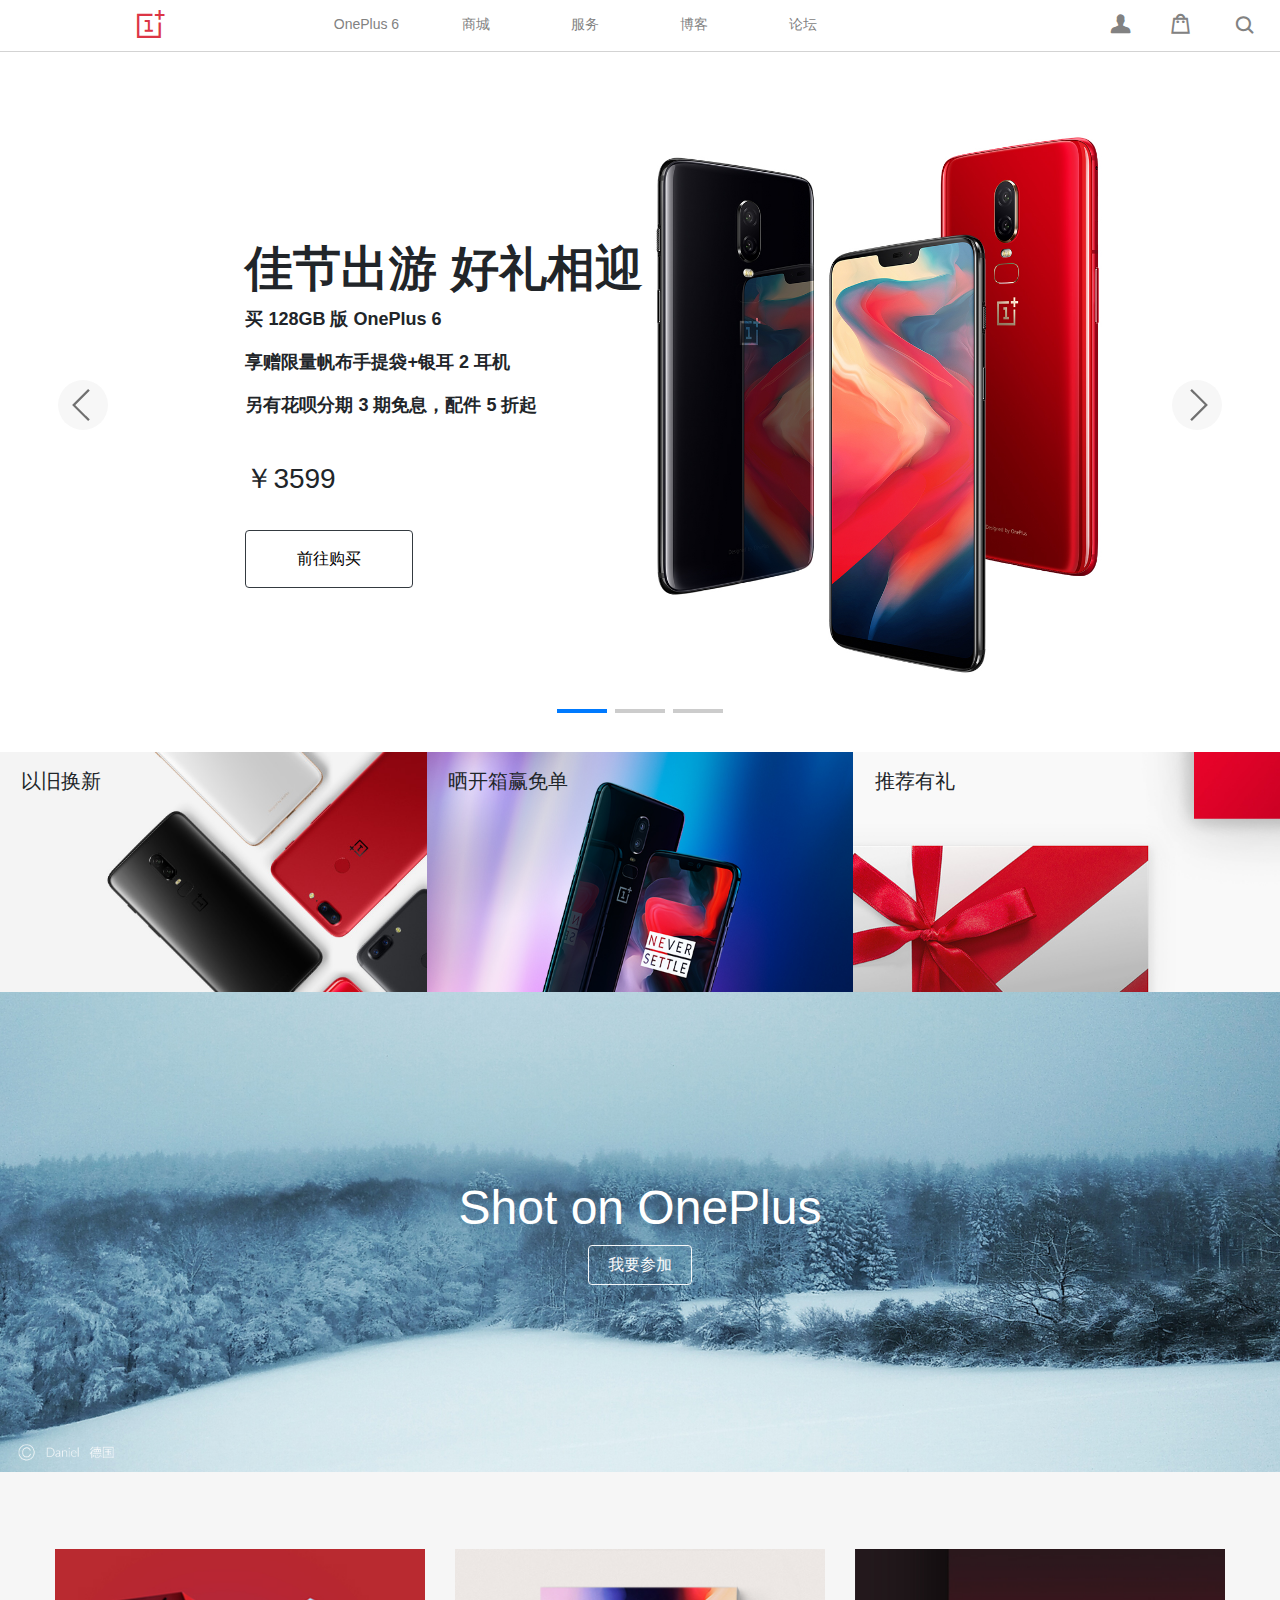
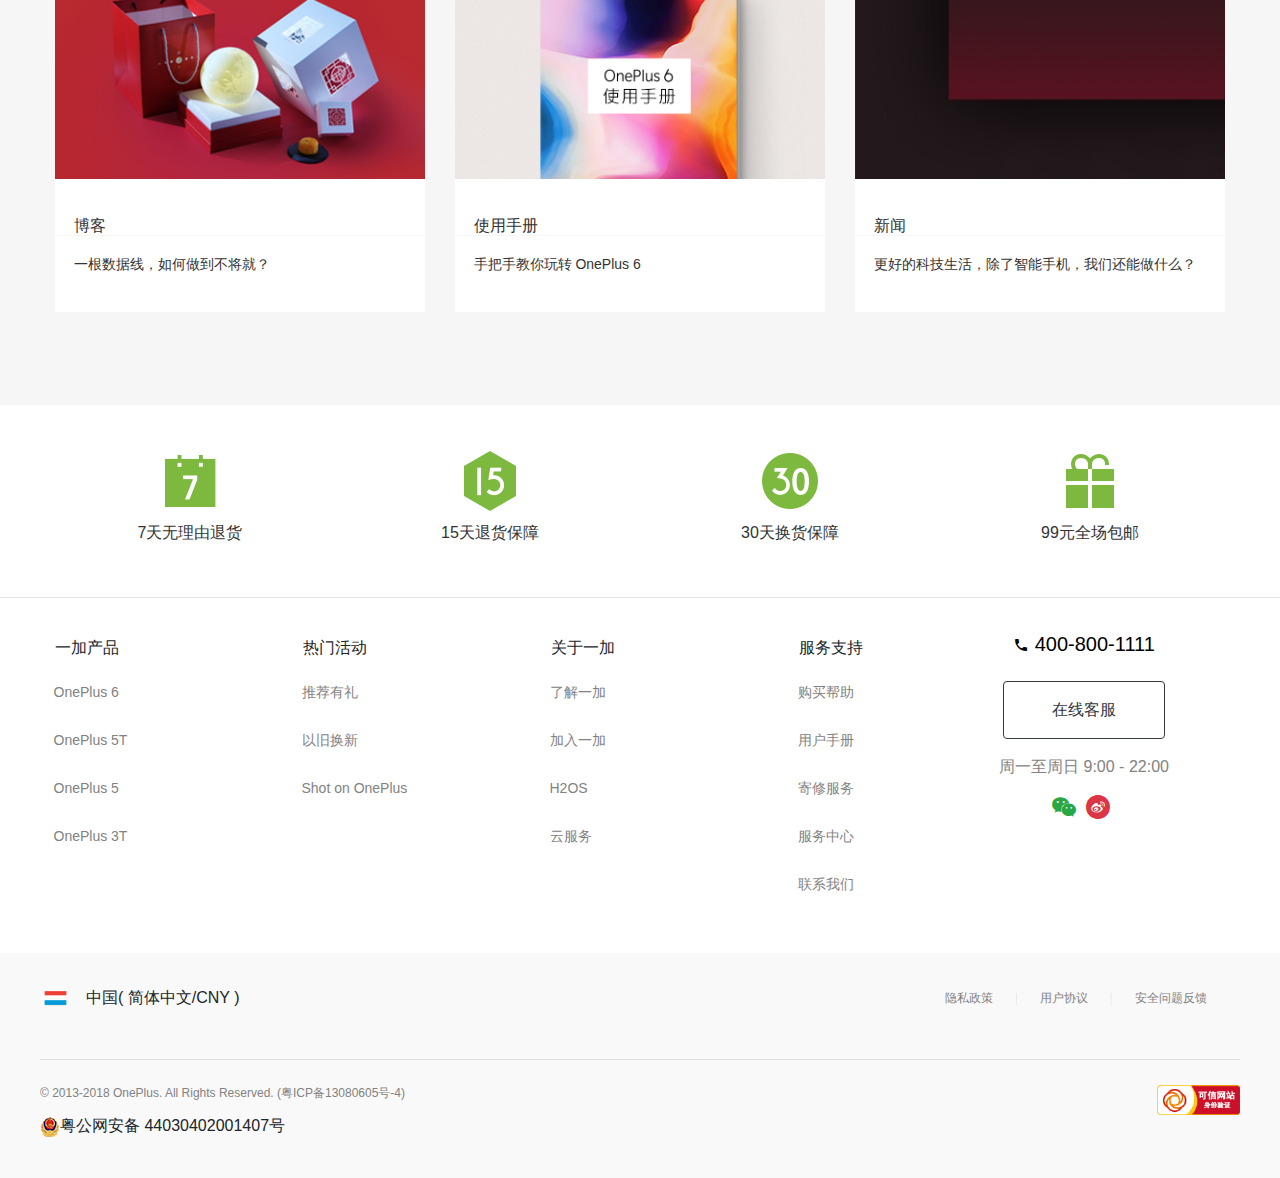
<file: index.html>
<!DOCTYPE html>
<html lang="en">
<head>
    <meta charset="utf-8">
    <title>一加手机官网 - 不将就</title>
    <meta name="viewport" content="width=device-width, initial-scale=1, minimum-scale=1, maximum-scale=1">
    <link rel="stylesheet" href="css/bootstrap.min.css"/>
    <link rel="stylesheet" href="css/swiper.min.css"/>
    <link rel="stylesheet" href="css/iconfont.css">
    <link rel="stylesheet" href="css/index.css"/>
    <link rel="shortcut icon" type="image/x-icon" href="img/oneplus.ico">
    <script src="js/jquery-3.2.1.min.js"></script>
	<script src="js/swiper.min.js"></script>
</head>
<body>
    <header>
        <div class="container-fluid col-xl-11 d-flex p-0">
            <!-- Brand and toggle get grouped for better mobile display -->
            <div class="col-1 navbar-header d-xl-none">
                <button type="button" class="btn bg-white btn-list">
                    <span class="iconfont icon-list custom"></span>
                </button>
            </div>
            <!--brand-->
            <a class="col-xl-2 mr-xl-5 col-2 m-auto m-xl-0 iconfont icon-yijia text-danger ic-yijia text-center"></a>
            <!--phone-nav-->
            <div class="col-xl-6 col-12 d-xl-flex collapse full-screen p-xl">
                <ul class="nav navbar-nav navbar-expand-xl d-xl-flex">
                    <li class="d-xl-none own-li">
                        <button type="button" class="btn bg-transparent btn-remove">
                            <span class="iconfont icon-remove custom"></span>
                        </button>
                        <p class="text-dark">欢迎访问一加官网，请<a href="html/OnePlusLogin.html">登录</a></p>
                    </li>
                    <li class="col-xl-4"><a href="html/OnePlusSix.html">OnePlus 6</a></li>
                    <li class="col-xl-4"><a href="html/OnePlusMall.html">商城</a></li>
                    <li class="col-xl-4"><a href="html/service.html">服务</a></li>
                    <li class="col-xl-4"><a href="html/oneplus-blog.html">博客</a></li>
                    <li class="col-xl-4"><a href="html/oneplus-blog.html">论坛</a></li>
                    <li class="position-relative d-xl-none mt-3"><i class="iconfont icon-search own-search"></i><input type="text" class="col-10 mt-1" style="text-indent: 5%"></li>
                </ul>
            </div>
            <!-- /.navbar-collapse -->
            <ul class="header__right col-xl-4 col-1 list-unstyled">
                <li class="col-xl-2 d-none d-xl-flex account">
                    <span class="iconfont icon-zhanghu ic-zhanghu"></span>
                    <ul class="account-detail">
                        <li><a href="#">订单</a></li>
                        <li><a href="#">账户</a></li>
                        <li><a href="recommend.html">推荐有礼</a></li>
                        <li class="border-bottom-0 mt-4"><a href="html/OnePlusLogin.html">登录</a></li>
                    </ul>
                </li>
                <li class="col-xl-2 shopping">
                    <span class=" iconfont icon-shoppingbagalt ic-shop"></span>
                    <ul class="shopping-detail">
                        <li class="text-center pt-3 pb-4">您的购物车里没有商品</li>
                        <li><button class="btn btn-danger col-12">去购物</button></li>
                    </ul>
                </li>
                <li class="border-bottom-0"><span class="col-xl-2 d-none d-xl-inline iconfont icon-search"></span></li>
            </ul>

        </div>
        <!-- /.container-fluid -->
    </header>

    <!-- Swiper -->
    <div class="swiper-container">
        <div class="swiper-wrapper">
            <div class="swiper-slide lunbo_1 d-flex">
                <div class="d-flex flex-row flex-wrap col-10 col-md-8 mt-4 lunbo_1__box">
                    <h2 class="lunbo_1__h2">佳节出游 好礼相迎</h2>
                    <p class="col-md-12 p-0 lunbo_1__p">买 128GB 版 OnePlus 6</p>
                    <p class="col-md-12 p-0 lunbo_1__p">享赠限量帆布手提袋+银耳 2 耳机</p>
                    <p class="col-md-12 p-0 lunbo_1__p">另有花呗分期 3 期免息，配件 5 折起</p>
                    <h3 class="lunbo_1__price col-md-12">￥3599</h3>
                    <button class="btn bg-white border-dark col-4 col-sm-3 p-3">前往购买</button>
                </div>
            </div>

            <div class="swiper-slide d-flex lunbo_2">
                <div class="d-flex flex-column align-items-center justify-content-center text-white col-10 mt-4">
                    <h3 class="lunbo_2__h3">OnePlus 6</h3>
                    <h2 class="lunbo_2__h2">全速旗舰</h2>
                    <h3 class="lunbo_2__price">￥3199起</h3>
                    <button class="btn bg-transparent border-white text-white buy-btn">立即购买</button>
                    <p>了解更多</p>
                </div>
            </div>
            <div class="swiper-slide lunbo_3 d-flex">
                <div class="d-flex flex-column align-items-center justify-content-center text-white col-md-10 col-10 mt-4">
                    <h3 class="lunbo_3__h3">OnePlus 6</h3>
                    <h2 class="lunbo_3__h2">一加云耳</h2>
                    <h6 class="lunbo_3__price">￥399起</h6>
                    <button class="btn bg-transparent border-white text-white order-btn">立即预约</button>
                    <p>2018年09月19日上午10：00 限量发售，先到先得</p>
                    <p>了解更多</p>
                </div>
            </div>
        </div>
        <div class="swiper-button-prev ml-5 d-none d-md-block"></div><!--左箭头-->
        <div class="swiper-button-next mr-5 d-none d-md-block"></div><!--右箭头-->
        <!-- Add Pagination -->
        <div class="swiper-pagination"></div>
     </div>
 
    <section class="container-fluid col-xl-12 section-one">
        <div class="row">
            <div class="col-md-4 p-0">
                <h5>以旧换新</h5>
                <a href="#">
                    <img src="img/getNew.jpg" alt="" class="img-fluid" width="100%"/>
                </a>
            </div>
            <div class="col-md-4 p-0">
                <h5>晒开箱赢免单</h5>
                <a href="#">
                    <img src="img/win.jpg" alt="" class="img-fluid" width="100%"/>
                </a>
            </div>
            <div class="col-md-4 p-0">
                <h5>推荐有礼</h5>
                <a href="html/recommend.html">
                    <img src="img/recommend.jpg" alt="" class="img-fluid" width="100%"/>
                </a>
            </div>
        </div>
  </section>
 
    <section class="text-white section-two col-12">
        <h2 class="section-two__h2 text-center">Shot on OnePlus</h2>
        <button class="btn btn-outline-light center-block col-md-1 col-3">我要参加</button>
    </section>
  
    <section class="container-fluid section-three">
        <div class="row justify-content-center section-three__row">
            <div class="col-10 col-md-4 own-3">
                <img src="img/blog.jpg" alt="" class="img-fluid" width="100%"/>
                <h6>博客</h6>
                <p>一根数据线，如何做到不将就？</p>
            </div>
            <div class="col-10 col-md-4 own-3">
                <img src="img/handbook.jpeg" alt="" class="img-fluid" width="100%"/>
                <h6>使用手册</h6>
                <p>手把手教你玩转 OnePlus 6</p>
            </div>
            <div class="col-10 col-md-4 own-3">
                <img src="img/news.jpg" alt="" class="img-fluid" width="100%"/>
                <h6>新闻</h6>
                <p>更好的科技生活，除了智能手机，我们还能做什么？</p>
            </div>
        </div>
  </section>

	<section class="container-fluid section-four">
		<div class="row justify-content-center">
			<div class="col-5 col-sm-3 own-4">
				<i class="seven"></i>
				<p>7天无理由退货</p>
			</div>
			<div class="col-5 col-sm-3 own-4">
				<i class="fifteen"></i>
				<p>15天退货保障</p>
			</div>
			<div class="col-5 col-sm-3 own-4">
				<i class="thirty"></i>
				<p>30天换货保障</p>
			</div>
			<div class="col-5 col-sm-3 own-4">
				<i class="ninty-nine"></i>
				<p>99元全场包邮</p>
			</div>
		</div>
	</section>
	
	<footer class="container-fluid p-xl-0">
		<div class="row footer__row footer__top">
            <dl class="col-xl-2 mr-xl-5 own-ft">
                <dt class="">一加产品<span class="d-xl-none">+</span></dt>
                <dd class="">OnePlus 6</dd>
                <dd class="">OnePlus 5T</dd>
                <dd class="">OnePlus 5</dd>
                <dd class="">OnePlus 3T</dd>
            </dl>
            <dl class="col-xl-2 mr-xl-5 own-ft">
                <dt class="">热门活动<span class="d-xl-none">+</span></dt>
                <dd class="">推荐有礼</dd>
                <dd class="">以旧换新</dd>
                <dd class="">Shot on OnePlus</dd>
            </dl>
            <dl class="col-xl-2 mr-xl-5 own-ft">
                <dt class="">关于一加<span class="d-xl-none">+</span></dt>
                <dd class="">了解一加</dd>
                <dd class="">加入一加</dd>
                <dd class="">H2OS</dd>
                <dd class="">云服务</dd>
            </dl>
            <dl class="col-xl-2 own-ft">
                <dt class="">服务支持<span class="d-xl-none">+</span></dt>
                <dd class="">购买帮助</dd>
                <dd class="">用户手册</dd>
                <dd class="">寄修服务</dd>
                <dd class="">服务中心</dd>
                <dd class="">联系我们</dd>
            </dl>
            <div class="col-xl-2 own-ft-last">
                <p class="text-center footer__p-phone">
                    <i class="d-inline-block iconfont icon-phone"></i>
                    <span>400-800-1111</span>
                </p>
                <button class="btn btn-outline-dark border-dark p-md-3 pl-md-5 pr-md-5">在线客服</button>
                <p class="pt-md-2 m-md-0">周一至周日 9:00 - 22:00</p>
                <p class="">
                    <i class="d-inline-block iconfont icon-iconfontweixin footer__i text-success">
                        <img class="qr-code" src="img/qr-code.png"/>
                    </i>
                    <i class="d-inline-block iconfont icon-weibo footer__i text-danger"></i>
                </p>
            </div>
		</div>

        <div class="container-fluid bg-own">
            <div class="footer__row footer__center">
                <p class=""><i class="d-inline-block china"></i>中国( 简体中文/CNY )</p>
                <p class="last-p col-xl-4 text-xl-right"><span>隐私政策</span> | <span>用户协议</span> | <span>安全问题反馈</span></p>
            </div>
        </div>

        <div class="container-fluid bg-own">
            <div class="footer__row footer__bottom">
                <div class="footer__bottom__left">
                    <p class="first-p">© 2013-2018 OnePlus. All Rights Reserved. (粤ICP备13080605号-4)</p>
                    <p class=""><img src="img/police.png" alt="">粤公网安备 44030402001407号</p>
                </div>
                <img src="img/trust.png" alt="" width="83" height="30">
            </div>
        </div>
	</footer>

    <!-- Swiper JS -->
    <script src="js/swiper.min.js"></script>
    <!-- Initialize Swiper -->
    <script>
        var swiper = new Swiper('.swiper-container', {
        effect : 'fade',
        navigation: {
            nextEl: '.swiper-button-next',
            prevEl: '.swiper-button-prev',
        },
        fadeEffect: {
            crossFade: true,
        },
        pagination: {
            el: '.swiper-pagination',
            clickable: true,
        },
        autoplay: {
             delay: '5000',
             disableOnInteraction: false,
        },
        loop: true
    });
    </script>
    <script src="js/index.js"></script>
</body>
</html>
</file>
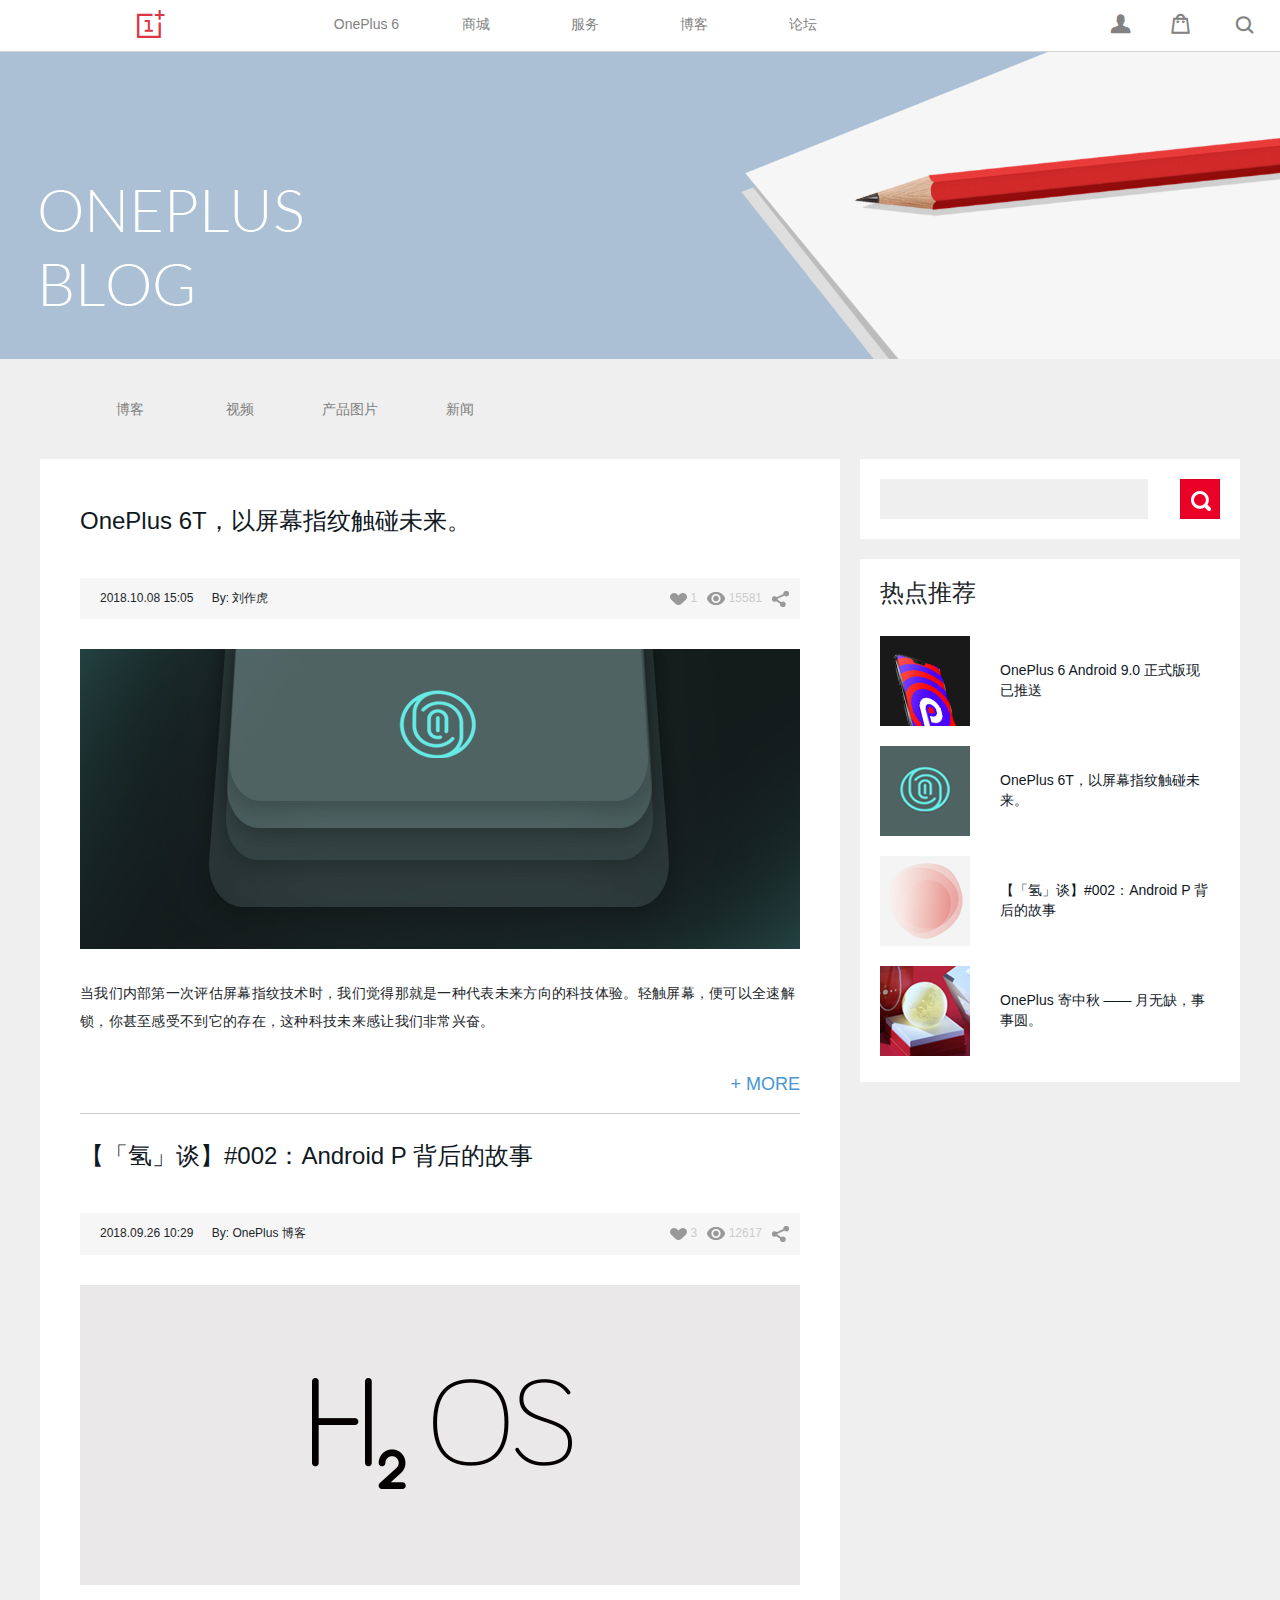
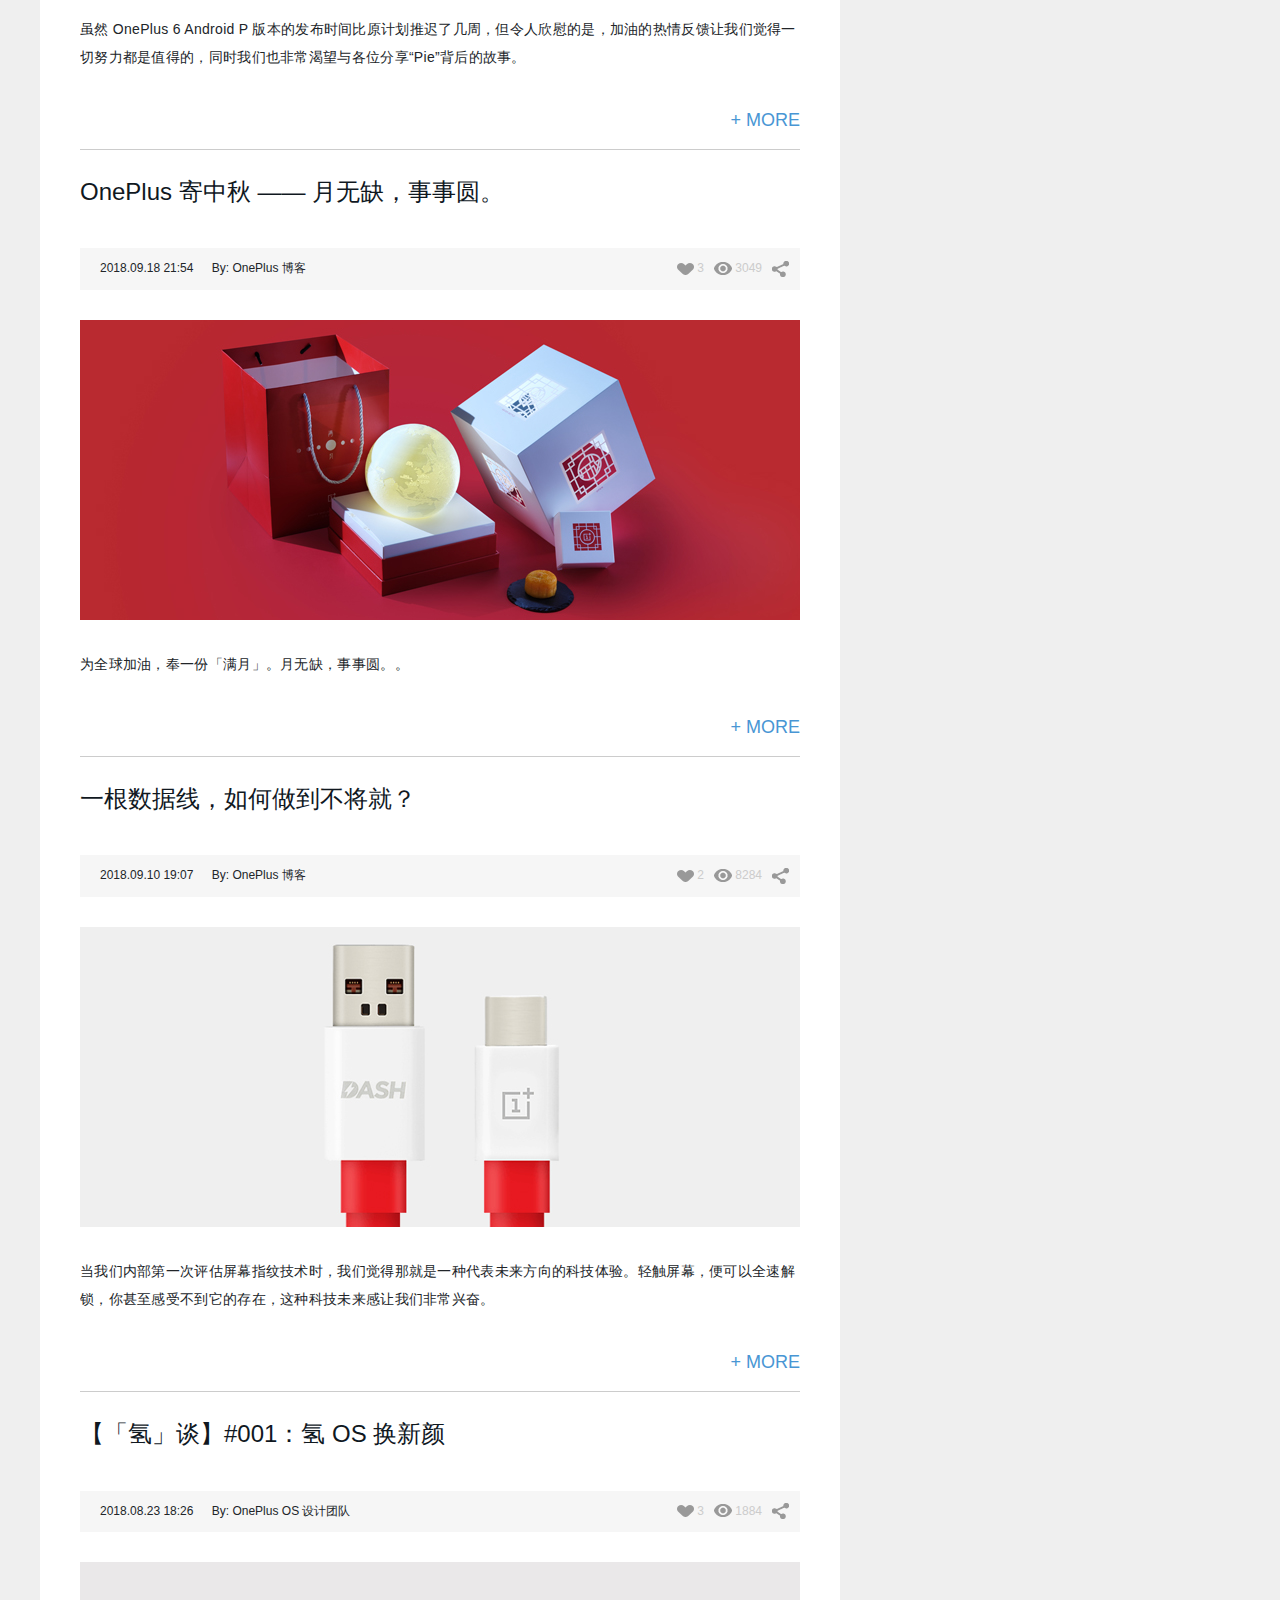
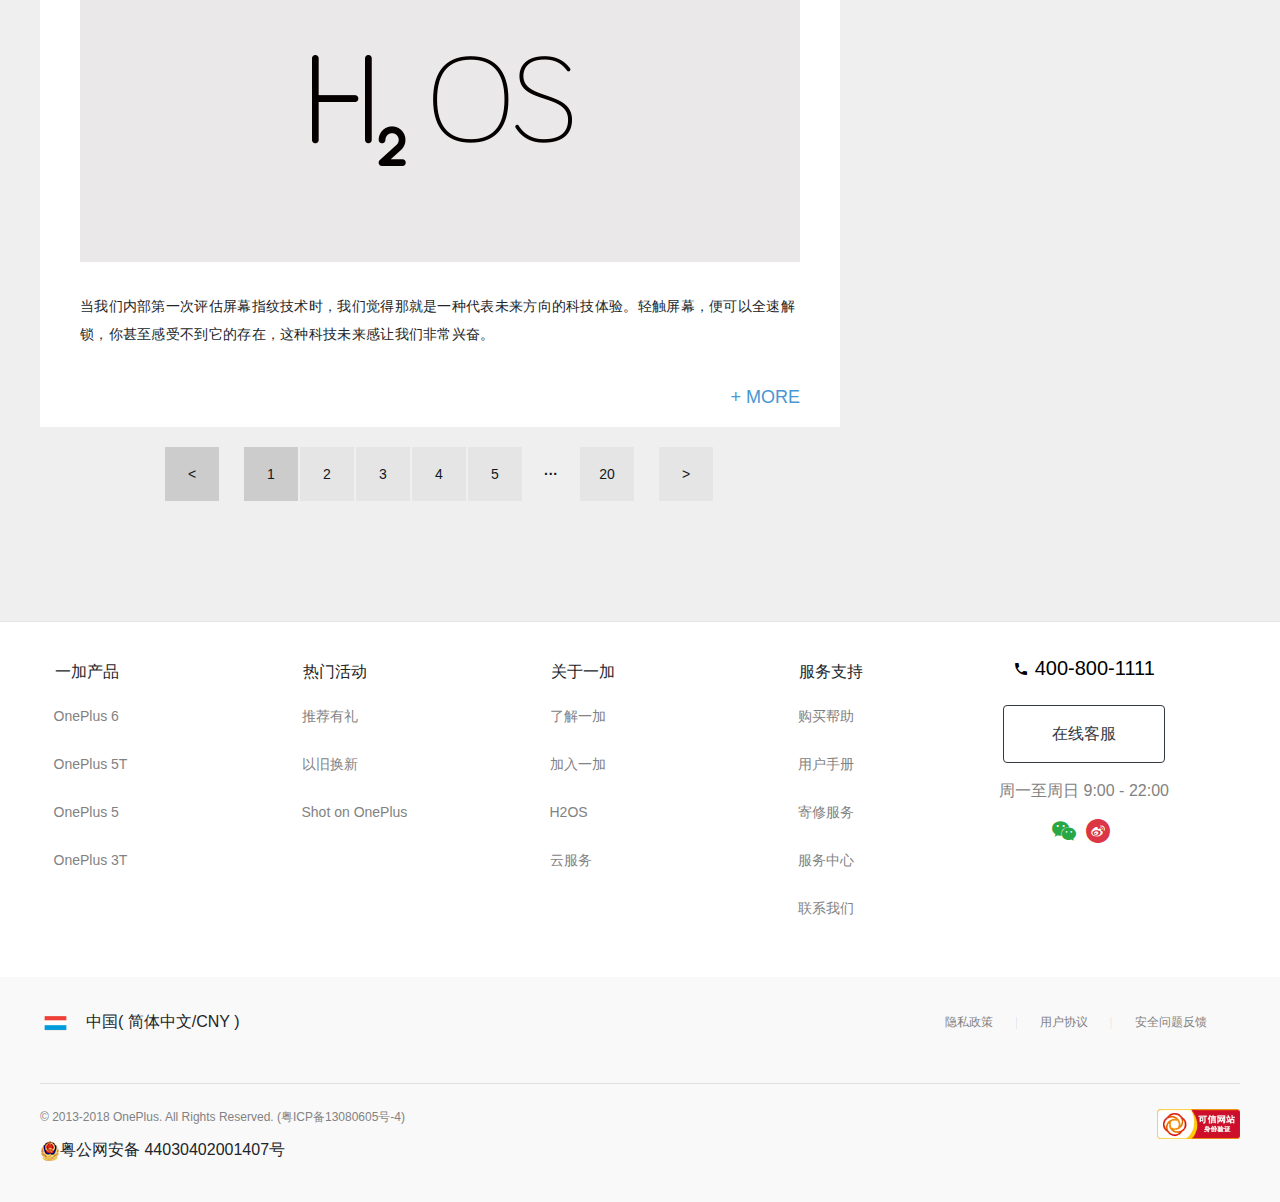
<file: html/oneplus-blog.html>
<!DOCTYPE html>
<html lang="en">
<head>
    <meta charset="UTF-8">
    <meta name="viewport" content="width=device-width, initial-scale=1.0, minimum-scale=1.0, maximum-scale=1.0, user-scalable=no">
    <title>一加手机官方博客</title>
    <link rel="stylesheet" href="../css/bootstrap.min.css">
    <link rel="stylesheet" href="../css/oneplus-blog.css">
    <link rel="stylesheet" href="../css/iconfont.css">
    <link rel="stylesheet" href="../css/header&footer.css">
    <link rel="shortcut icon" type="image/x-icon" href="../img/oneplus.ico">
    <script src="../js/jquery-3.2.1.min.js"></script>
    <script src="../js/header&footer.js"></script>
    <script src="../js/oneplus-blog.js"></script>
</head>
<body>
<header>
    <div class="container-fluid col-xl-11 d-flex p-0">
        <!-- Brand and toggle get grouped for better mobile display -->
        <div class="col-1 navbar-header d-xl-none">
            <button type="button" class="btn bg-white btn-list">
                <span class="iconfont icon-list custom"></span>
            </button>
        </div>
        <!--brand-->
        <a class="col-xl-2 mr-xl-5 col-2 m-auto m-xl-0 iconfont icon-yijia text-danger ic-yijia text-center"></a>
        <!--phone-nav-->
        <div class="col-xl-6 col-12 d-xl-flex collapse full-screen p-xl">
            <ul class="nav navbar-nav navbar-expand-xl d-xl-flex">
                <li class="d-xl-none own-li">
                    <button type="button" class="btn bg-transparent btn-remove">
                        <span class="iconfont icon-remove custom"></span>
                    </button>
                    <p class="text-dark">欢迎访问一加官网，请<a href="#">登录</a></p>
                </li>
                <li class="col-xl-4"><a href="OnePlusSix.html">OnePlus 6</a></li>
                <li class="col-xl-4"><a href="OnePlusMall.html">商城</a></li>
                <li class="col-xl-4"><a href="service.html">服务</a></li>
                <li class="col-xl-4"><a href="oneplus-blog.html">博客</a></li>
                <li class="col-xl-4"><a href="#">论坛</a></li>
                <li class="position-relative d-xl-none mt-3"><i class="iconfont icon-search own-search"></i><input type="text" class="col-10 mt-1" style="text-indent: 5%"></li>
            </ul>
        </div>
        <!-- /.navbar-collapse -->
        <ul class="header__right col-xl-4 col-1 list-unstyled">
            <li class="col-xl-2 d-none d-xl-flex account">
                <span class="iconfont icon-zhanghu ic-zhanghu"></span>
                <ul class="account-detail">
                    <li><a href="#">订单</a></li>
                    <li><a href="#">账户</a></li>
                    <li><a href="../html/recommend.html">推荐有礼</a></li>
                    <li class="border-bottom-0 mt-4"><a href="#">登录</a></li>
                </ul>
            </li>
            <li class="col-xl-2 shopping">
                <span class=" iconfont icon-shoppingbagalt ic-shop"></span>
                <ul class="shopping-detail">
                    <li class="text-center pt-3 pb-4">您的购物车里没有商品</li>
                    <li><button class="btn btn-danger col-12">去购物</button></li>
                </ul>
            </li>
            <li class="border-bottom-0"><span class="col-xl-2 d-none d-xl-inline iconfont icon-search"></span></li>
        </ul>

    </div>
    <!-- /.container-fluid -->
</header>


<div class="container-fluid banner banner-video">
    <img src="../img/blog_banner_text.png" alt="" class="banner-text">
</div>

<div class="main">
    <div class="sub-nav container-fluid">
        <ul class="container clearfix">
            <li class="current"><a href="#">博客<span class="cur"></span></a></li>
            <li><a href="../html/oneplus-video.html">视频<span class="cur"></span></a></li>
            <li><a href="../html/oneplus-pic.html">产品图片<span class="cur"></span></a></li>
            <li><a href="#">新闻<span class="cur"></span></a></li>
        </ul>
    </div>

    <div class="blog-show clearfix">
        <div class="search-box">
            <input type="text" class="search-text">
            <input type="submit" class="search-sub" value="">
        </div>
        <div class="info-box">
            <div class="info-show">
                <div class="info-sec clearfix">
                    <div class="info-title">
                        <a href="#" class="info-a">
                            OnePlus 6T，以屏幕指纹触碰未来。
                        </a>
                    </div>
                    <div class="info-author">
                        <span class="info-time">
                            <span class="time">2018.10.08 15:05</span>
                            <span class="author">By: 刘作虎</span>
                        </span>
                        <ul class="icon-warp clearfix list-unstyled">
                            <li>
                                <a href="#"><i class="icon-like icon-bg"></i></a>
                                <span>1</span>
                            </li>
                            <li class="info-scan">
                                <a href="#"><i class="icon-scan icon-bg"></i></a>
                                <span>15581</span>
                            </li>
                            <li class="info-much">
                                <a href="#" >
                                    <i class="icon-much icon-bg"></i>
                                    <ul class="share-much list-unstyled clearfix">
                                        <li><i class="icon-xinlang icon-bg"></i></li>
                                        <li><i class="icon-qzone icon-bg"></i></li>
                                        <li><i class="icon-douban icon-bg"></i></li>
                                        <li><i class="icon-wechat icon-bg"></i></li>
                                    </ul>
                                </a>

                                <span></span>
                            </li>
                        </ul>
                    </div>
                    <a href="#" class="a-img">
                        <img src="../img/720zw.jpg" alt="">
                    </a>
                    <div class="info-dec">
                        <p>当我们内部第一次评估屏幕指纹技术时，我们觉得那就是一种代表未来方向的科技体验。轻触屏幕，便可以全速解锁，你甚至感受不到它的存在，这种科技未来感让我们非常兴奋。</p>
                    </div>
                    <a href="#" class="info-more">
                        <span>+</span>
                        <span>MORE</span>
                    </a>
                </div>
                <div class="info-sec clearfix">
                    <div class="info-title">
                        <a href="#" class="info-a">
                            【「氢」谈】#002：Android P 背后的故事
                        </a>
                    </div>
                    <div class="info-author">
                        <span class="info-time">
                            <span class="time">2018.09.26 10:29</span>
                            <span class="author">By: OnePlus 博客</span>
                        </span>
                        <ul class="icon-warp clearfix list-unstyled">
                            <li>
                                <a href="#"><i class="icon-like icon-bg"></i></a>
                                <span>3</span>
                            </li>
                            <li class="info-scan">
                                <a href="#"><i class="icon-scan icon-bg"></i></a>
                                <span>12617</span>
                            </li>
                            <li class="info-much">
                                <a href="#" >
                                    <i class="icon-much icon-bg"></i>
                                    <ul class="share-much list-unstyled clearfix">
                                        <li><i class="icon-xinlang icon-bg"></i></li>
                                        <li><i class="icon-qzone icon-bg"></i></li>
                                        <li><i class="icon-douban icon-bg"></i></li>
                                        <li><i class="icon-wechat icon-bg"></i></li>
                                    </ul>
                                </a>

                                <span></span>
                            </li>
                        </ul>
                    </div>
                    <a href="#" class="a-img">
                        <img src="../img/720-1.jpg" alt="">
                    </a>
                    <div class="info-dec">
                        <p>虽然 OnePlus 6 Android P 版本的发布时间比原计划推迟了几周，但令人欣慰的是，加油的热情反馈让我们觉得一切努力都是值得的，同时我们也非常渴望与各位分享“Pie”背后的故事。</p>
                    </div>
                    <a href="#" class="info-more">
                        <span>+</span>
                        <span>MORE</span>
                    </a>
                </div>
                <div class="info-sec clearfix">
                    <div class="info-title">
                        <a href="#" class="info-a">
                            OnePlus 寄中秋 —— 月无缺，事事圆。
                        </a>
                    </div>
                    <div class="info-author">
                        <span class="info-time">
                            <span class="time">2018.09.18 21:54</span>
                            <span class="author">By: OnePlus 博客</span>
                        </span>
                        <ul class="icon-warp clearfix list-unstyled">
                            <li>
                                <a href="#"><i class="icon-like icon-bg"></i></a>
                                <span>3</span>
                            </li>
                            <li class="info-scan">
                                <a href="#"><i class="icon-scan icon-bg"></i></a>
                                <span>3049</span>
                            </li>
                            <li class="info-much">
                                <a href="#" >
                                    <i class="icon-much icon-bg"></i>
                                    <ul class="share-much list-unstyled clearfix">
                                        <li><i class="icon-xinlang icon-bg"></i></li>
                                        <li><i class="icon-qzone icon-bg"></i></li>
                                        <li><i class="icon-douban icon-bg"></i></li>
                                        <li><i class="icon-wechat icon-bg"></i></li>
                                    </ul>
                                </a>

                                <span></span>
                            </li>
                        </ul>
                    </div>
                    <a href="#" class="a-img">
                        <img src="../img/720-4.jpg" alt="">
                    </a>
                    <div class="info-dec">
                        <p>为全球加油，奉一份「满月」。月无缺，事事圆。。</p>
                    </div>
                    <a href="#" class="info-more">
                        <span>+</span>
                        <span>MORE</span>
                    </a>
                </div>
                <div class="info-sec clearfix">
                    <div class="info-title">
                        <a href="#" class="info-a">
                            一根数据线，如何做到不将就？
                        </a>
                    </div>
                    <div class="info-author">
                        <span class="info-time">
                            <span class="time">2018.09.10 19:07 </span>
                            <span class="author">By: OnePlus 博客</span>
                        </span>
                        <ul class="icon-warp clearfix list-unstyled">
                            <li>
                                <a href="#"><i class="icon-like icon-bg"></i></a>
                                <span>2</span>
                            </li>
                            <li class="info-scan">
                                <a href="#"><i class="icon-scan icon-bg"></i></a>
                                <span>8284</span>
                            </li>
                            <li class="info-much">
                                <a href="#" >
                                    <i class="icon-much icon-bg"></i>
                                    <ul class="share-much list-unstyled clearfix">
                                        <li><i class="icon-xinlang icon-bg"></i></li>
                                        <li><i class="icon-qzone icon-bg"></i></li>
                                        <li><i class="icon-douban icon-bg"></i></li>
                                        <li><i class="icon-wechat icon-bg"></i></li>
                                    </ul>
                                </a>

                                <span></span>
                            </li>
                        </ul>
                    </div>
                    <a href="#" class="a-img">
                        <img src="../img/720.jpg" alt="">
                    </a>
                    <div class="info-dec">
                        <p>当我们内部第一次评估屏幕指纹技术时，我们觉得那就是一种代表未来方向的科技体验。轻触屏幕，便可以全速解锁，你甚至感受不到它的存在，这种科技未来感让我们非常兴奋。</p>
                    </div>
                    <a href="#" class="info-more">
                        <span>+</span>
                        <span>MORE</span>
                    </a>
                </div>
                <div class="info-sec clearfix">
                    <div class="info-title">
                        <a href="#" class="info-a">
                            【「氢」谈】#001：氢 OS 换新颜
                        </a>
                    </div>
                    <div class="info-author">
                        <span class="info-time">
                            <span class="time">2018.08.23 18:26 </span>
                            <span class="author">By: OnePlus OS 设计团队</span>
                        </span>
                        <ul class="icon-warp clearfix list-unstyled">
                            <li>
                                <a href="#"><i class="icon-like icon-bg"></i></a>
                                <span>3</span>
                            </li>
                            <li class="info-scan">
                                <a href="#"><i class="icon-scan icon-bg"></i></a>
                                <span>1884</span>
                            </li>
                            <li class="info-much">
                                <a href="#" >
                                    <i class="icon-much icon-bg"></i>
                                    <ul class="share-much list-unstyled clearfix">
                                        <li><i class="icon-xinlang icon-bg"></i></li>
                                        <li><i class="icon-qzone icon-bg"></i></li>
                                        <li><i class="icon-douban icon-bg"></i></li>
                                        <li><i class="icon-wechat icon-bg"></i></li>
                                    </ul>
                                </a>

                                <span></span>
                            </li>
                        </ul>
                    </div>
                    <a href="#" class="a-img">
                        <img src="../img/720-1.jpg" alt="">
                    </a>
                    <div class="info-dec">
                        <p>当我们内部第一次评估屏幕指纹技术时，我们觉得那就是一种代表未来方向的科技体验。轻触屏幕，便可以全速解锁，你甚至感受不到它的存在，这种科技未来感让我们非常兴奋。</p>
                    </div>
                    <a href="#" class="info-more">
                        <span>+</span>
                        <span>MORE</span>
                    </a>
                </div>
            </div>
            <div class="info-page">
                <a href="#" class="active"><span><</span></a><a href="#" class="active"><span>1</span></a><a href="#"><span>2</span></a><a href="#"><span>3</span></a><a href="#"><span>4</span></a><a href="#"><span>5</span></a><a href="#" class="ellipses"><span>···</span></a><a href="#"><span>20</span></a><a href="#"><span>></span></a>
            </div>
        </div>
        <div class="hot-box">
            <h3 class="hot-title">热点推荐</h3>
            <div class="hot-show">
                <ul class="list-unstyled">
                    <li class="clearfix">
                        <a href="#" class="hot-img">
                            <img src="../img/90-1.jpg" alt="">
                        </a>
                        <span class="hot-text">
                            <a href="#">
                                <span>OnePlus 6 Android 9.0 正式版现已推送</span>
                            </a>
                        </span>
                    </li>
                    <li class="clearfix">
                        <a href="#" class="hot-img">
                            <img src="../img/90.jpg" alt="">
                        </a>
                        <span class="hot-text">
                            <a href="#">
                                <span>OnePlus 6T，以屏幕指纹触碰未来。</span>
                            </a>
                        </span>
                    </li>
                    <li class="clearfix">
                        <a href="#" class="hot-img">
                            <img src="../img/90-2.jpg" alt="">
                        </a>
                        <span class="hot-text">
                            <a href="#">
                                <span>【「氢」谈】#002：Android P 背后的故事</span>
                            </a>
                        </span>
                    </li>
                    <li class="clearfix">
                        <a href="#" class="hot-img">
                            <img src="../img/90-3.jpg" alt="">
                        </a>
                        <span class="hot-text">
                            <a href="#">
                                <span>OnePlus 寄中秋 —— 月无缺，事事圆。</span>
                            </a>
                        </span>
                    </li>
                </ul>
            </div>
        </div>
    </div>

</div>

<footer class="container-fluid p-xl-0">
    <div class="row footer__row footer__top">
        <dl class="col-xl-2 mr-xl-5 own-ft">
            <dt class="">一加产品<span class="d-xl-none">+</span></dt>
            <dd class="">OnePlus 6</dd>
            <dd class="">OnePlus 5T</dd>
            <dd class="">OnePlus 5</dd>
            <dd class="">OnePlus 3T</dd>
        </dl>
        <dl class="col-xl-2 mr-xl-5 own-ft">
            <dt class="">热门活动<span class="d-xl-none">+</span></dt>
            <dd class="">推荐有礼</dd>
            <dd class="">以旧换新</dd>
            <dd class="">Shot on OnePlus</dd>
        </dl>
        <dl class="col-xl-2 mr-xl-5 own-ft">
            <dt class="">关于一加<span class="d-xl-none">+</span></dt>
            <dd class="">了解一加</dd>
            <dd class="">加入一加</dd>
            <dd class="">H2OS</dd>
            <dd class="">云服务</dd>
        </dl>
        <dl class="col-xl-2 own-ft">
            <dt class="">服务支持<span class="d-xl-none">+</span></dt>
            <dd class="">购买帮助</dd>
            <dd class="">用户手册</dd>
            <dd class="">寄修服务</dd>
            <dd class="">服务中心</dd>
            <dd class="">联系我们</dd>
        </dl>
        <div class="col-xl-2 own-ft-last">
            <p class="text-center footer__p-phone">
                <i class="d-inline-block iconfont icon-phone"></i>
                <span>400-800-1111</span>
            </p>
            <button class="btn btn-outline-dark border-dark p-md-3 pl-md-5 pr-md-5">在线客服</button>
            <p class="pt-md-2 m-md-0">周一至周日 9:00 - 22:00</p>
            <p class="">
                <i class="d-inline-block iconfont icon-iconfontweixin footer__i text-success">
                    <img class="qr-code" src="../img/qr-code.png"/>
                </i>
                <i class="d-inline-block iconfont icon-weibo footer__i text-danger"></i>
            </p>
        </div>
    </div>

    <div class="container-fluid bg-own">
        <div class="footer__row footer__center">
            <p class=""><i class="d-inline-block china"></i>中国( 简体中文/CNY )</p>
            <p class="last-p col-xl-4 text-xl-right"><span>隐私政策</span> | <span>用户协议</span> | <span>安全问题反馈</span></p>
        </div>
    </div>

    <div class="container-fluid bg-own">
        <div class="footer__row footer__bottom">
            <div class="footer__bottom__left">
                <p class="first-p">© 2013-2018 OnePlus. All Rights Reserved. (粤ICP备13080605号-4)</p>
                <p class=""><img src="../img/police.png" alt="">粤公网安备 44030402001407号</p>
            </div>
            <img src="../img/trust.png" alt="" width="83" height="30">
        </div>
    </div>
</footer>
</body>
</html>
</file>
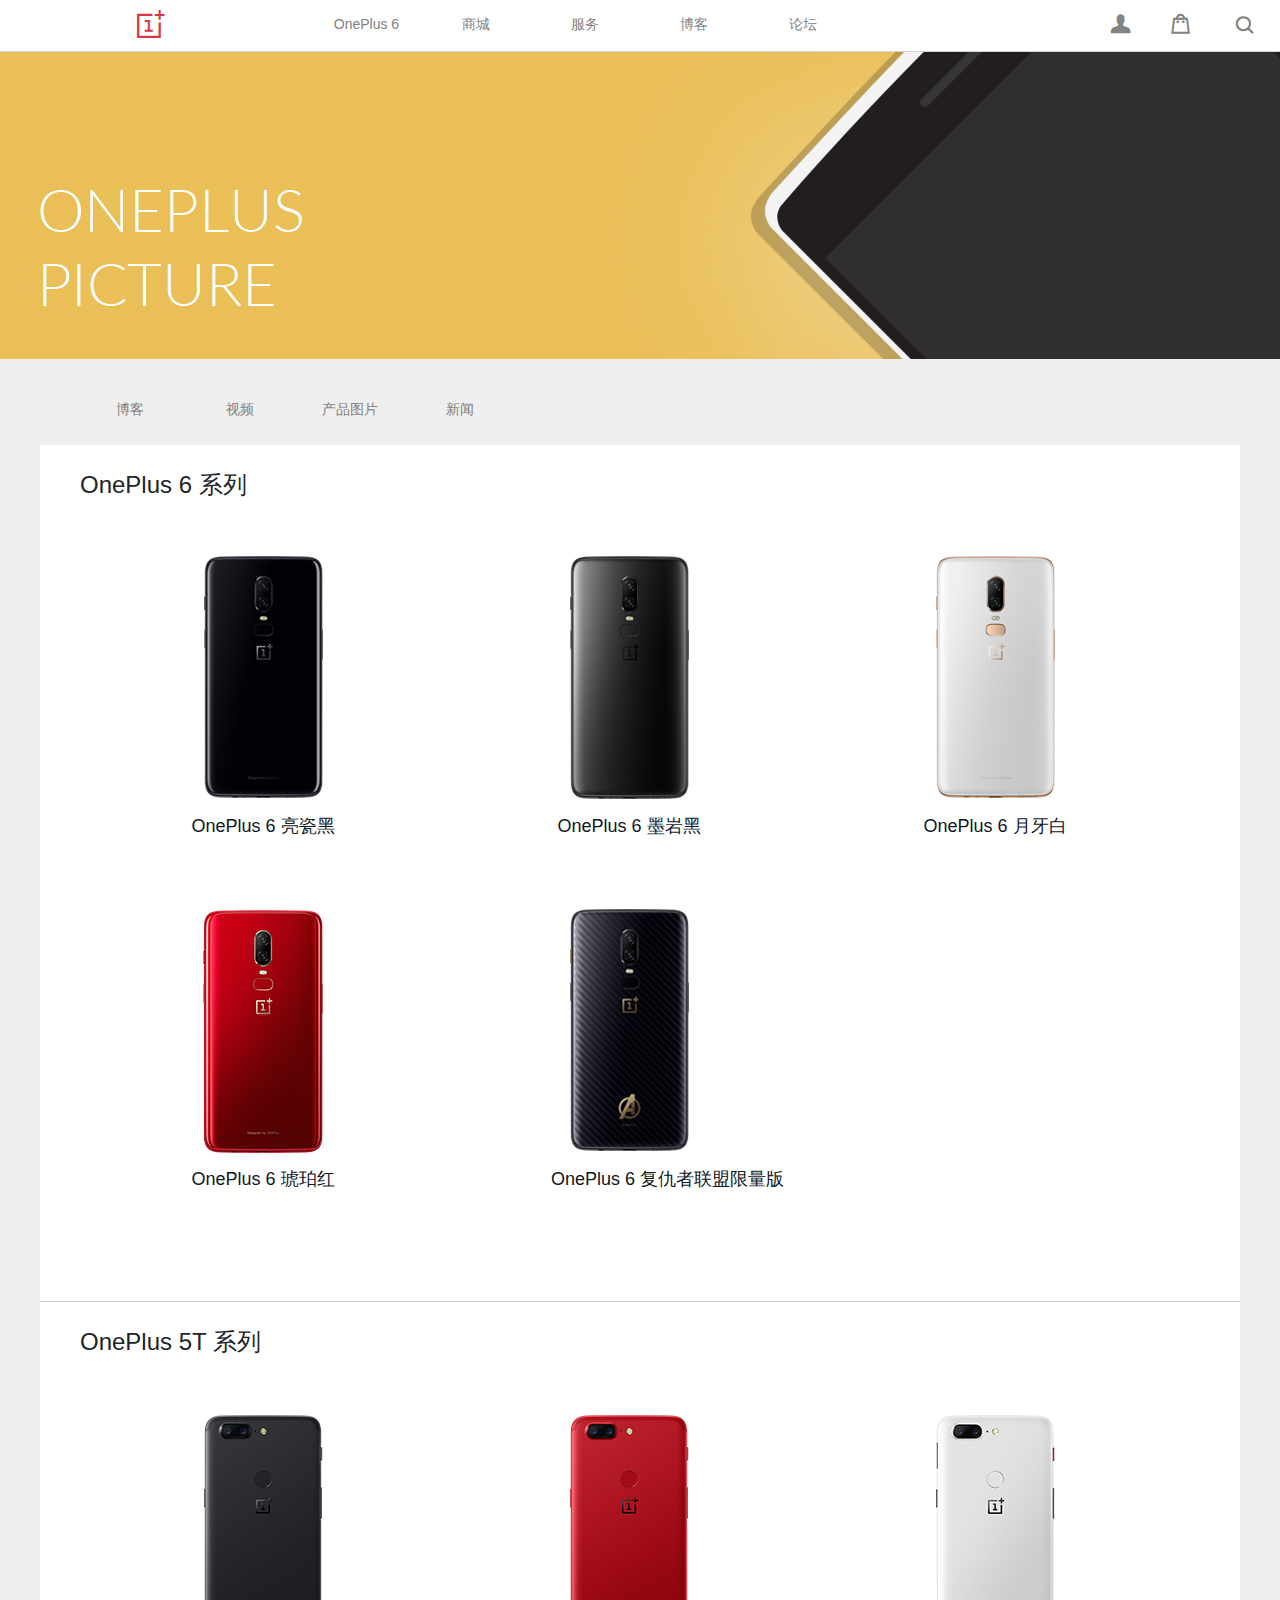
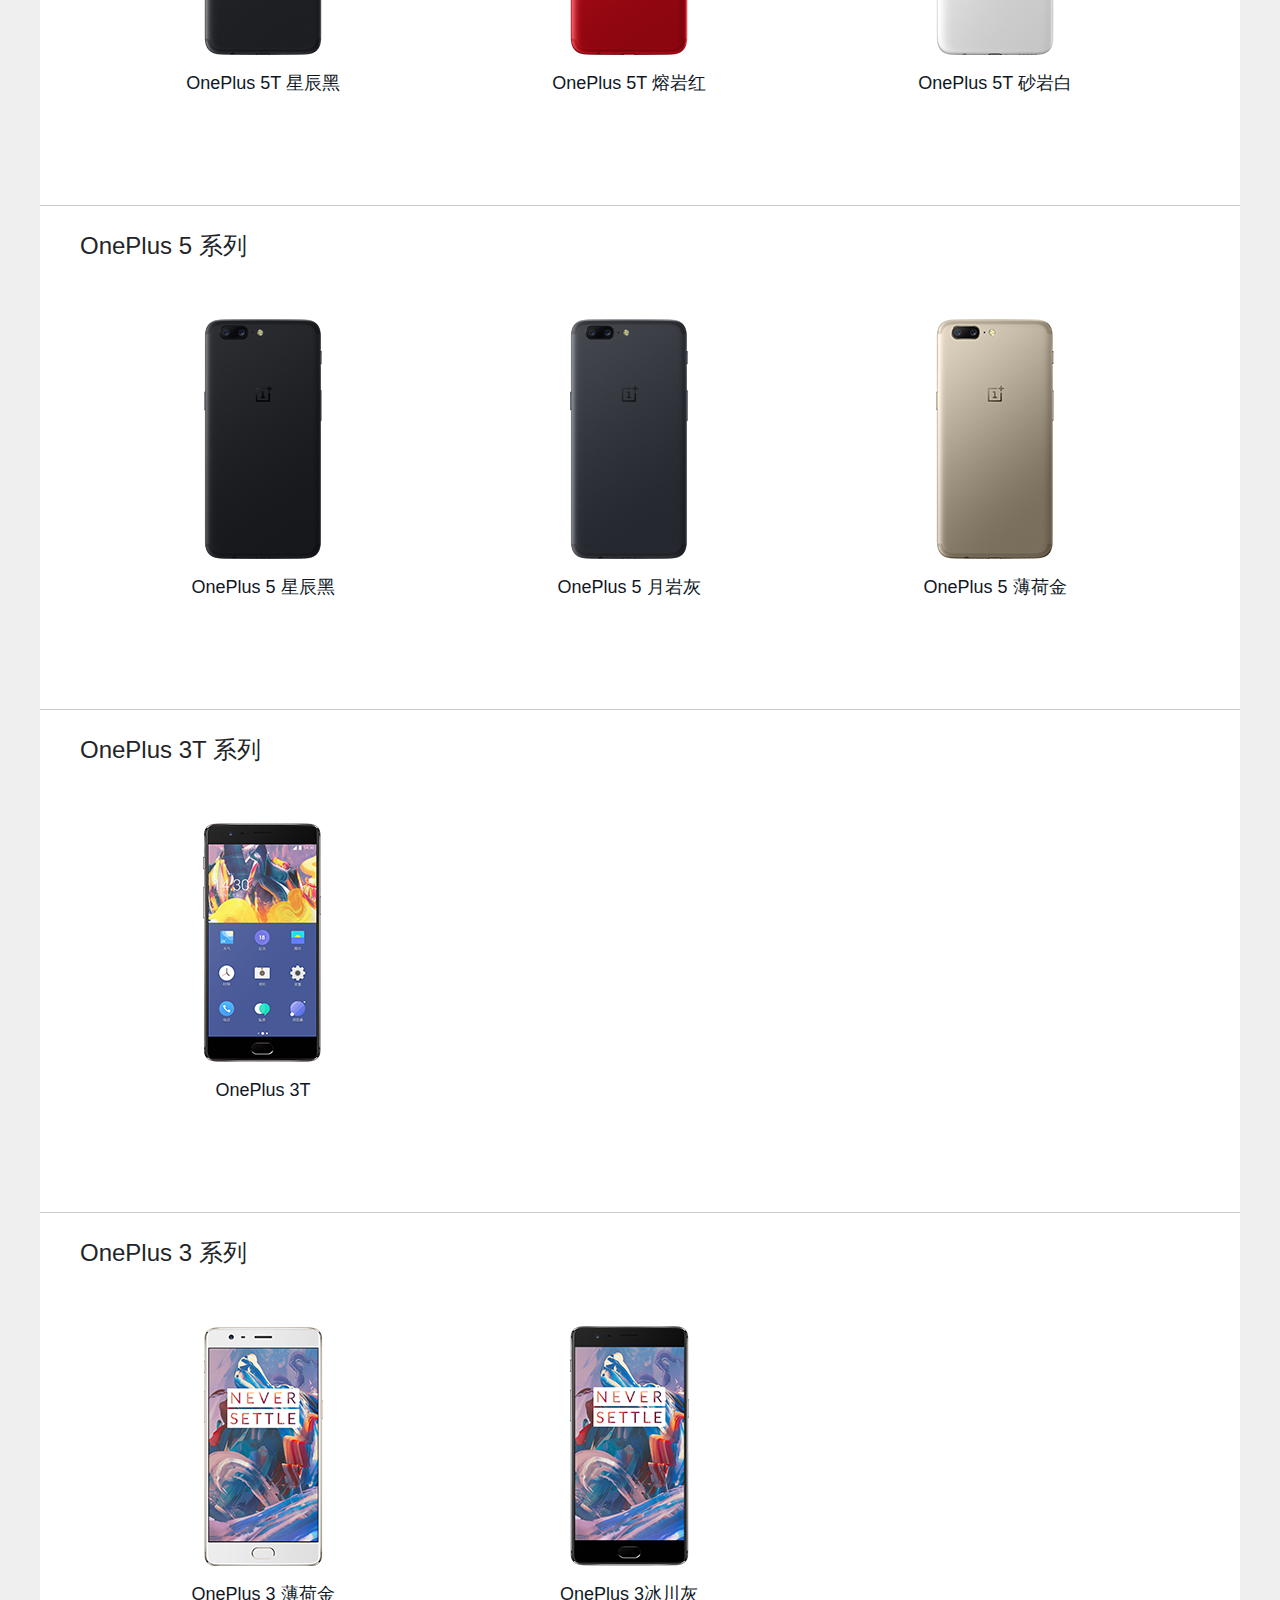
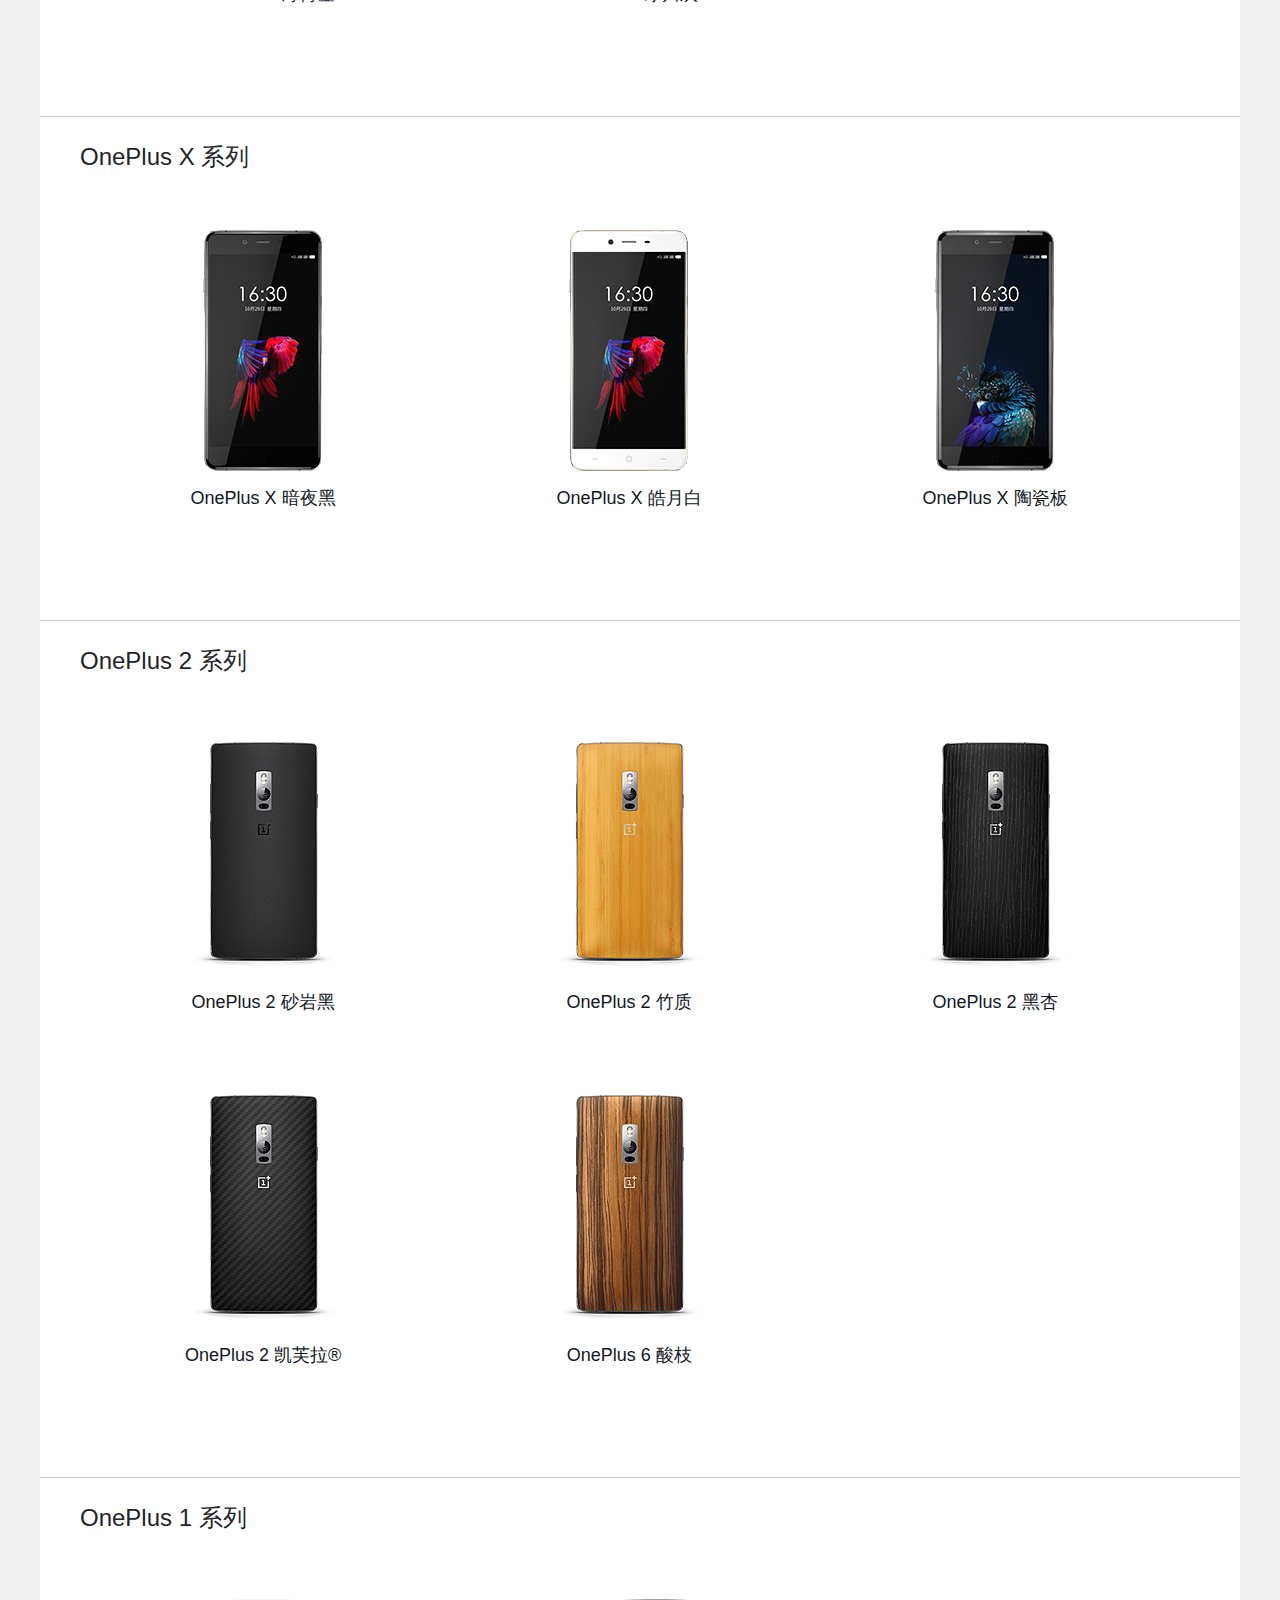
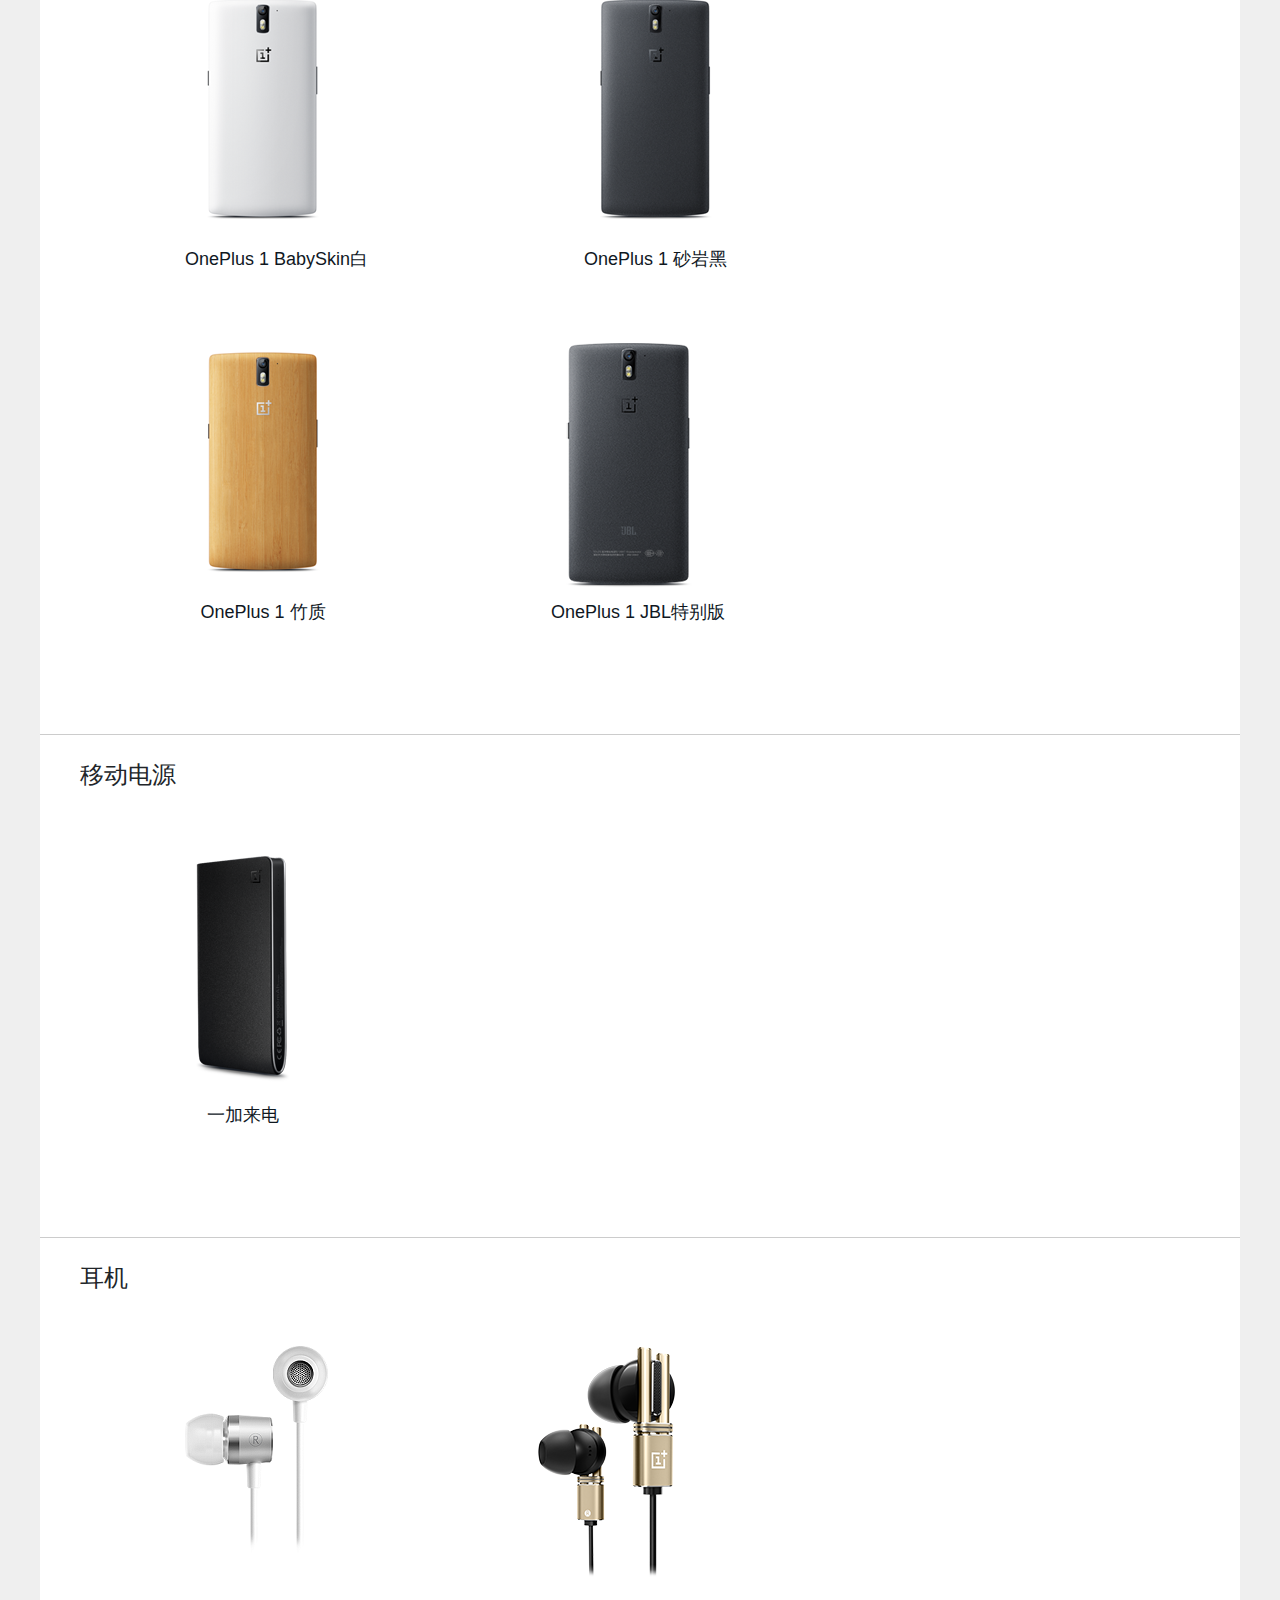
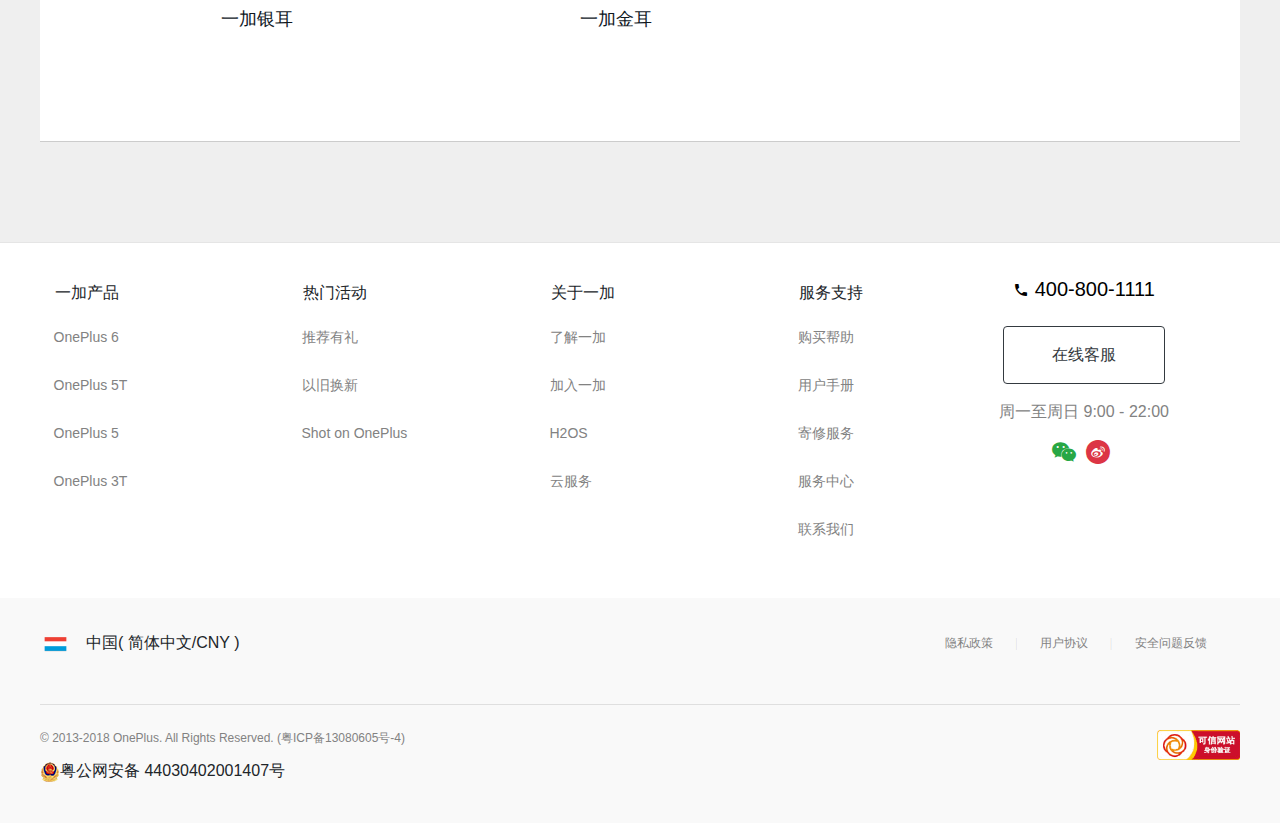
<file: html/oneplus-pic.html>
<!DOCTYPE html>
<html lang="en">
<head>
    <meta charset="UTF-8">
    <meta name="viewport" content="width=device-width, initial-scale=1.0, minimum-scale=1.0, maximum-scale=1.0, user-scalable=no">
    <title>一加手机产品图片|1+加手机官网</title>
    <link rel="stylesheet" href="../css/bootstrap.min.css">
    <link rel="stylesheet" href="../css/oneplus-pic.css">
    <link rel="stylesheet" href="../css/iconfont.css">
    <link rel="stylesheet" href="../css/header&footer.css">
    <link rel="shortcut icon" type="image/x-icon" href="../img/oneplus.ico">
    <script src="../js/jquery-3.2.1.min.js"></script>
    <script src="../js/header&footer.js"></script>
    <script src="../js/oneplus-pic.js"></script>
</head>
<body>
<header>
    <div class="container-fluid col-xl-11 d-flex p-0">
        <!-- Brand and toggle get grouped for better mobile display -->
        <div class="col-1 navbar-header d-xl-none">
            <button type="button" class="btn bg-white btn-list">
                <span class="iconfont icon-list custom"></span>
            </button>
        </div>
        <!--brand-->
        <a class="col-xl-2 mr-xl-5 col-2 m-auto m-xl-0 iconfont icon-yijia text-danger ic-yijia text-center"></a>
        <!--phone-nav-->
        <div class="col-xl-6 col-12 d-xl-flex collapse full-screen p-xl">
            <ul class="nav navbar-nav navbar-expand-xl d-xl-flex">
                <li class="d-xl-none own-li">
                    <button type="button" class="btn bg-transparent btn-remove">
                        <span class="iconfont icon-remove custom"></span>
                    </button>
                    <p class="text-dark">欢迎访问一加官网，请<a href="#">登录</a></p>
                </li>
                <li class="col-xl-4"><a href="OnePlusSix.html">OnePlus 6</a></li>
                <li class="col-xl-4"><a href="OnePlusMall.html">商城</a></li>
                <li class="col-xl-4"><a href="service.html">服务</a></li>
                <li class="col-xl-4"><a href="oneplus-blog.html">博客</a></li>
                <li class="col-xl-4"><a href="#">论坛</a></li>
                <li class="position-relative d-xl-none mt-3"><i class="iconfont icon-search own-search"></i><input type="text" class="col-10 mt-1" style="text-indent: 5%"></li>
            </ul>
        </div>
        <!-- /.navbar-collapse -->
        <ul class="header__right col-xl-4 col-1 list-unstyled">
            <li class="col-xl-2 d-none d-xl-flex account">
                <span class="iconfont icon-zhanghu ic-zhanghu"></span>
                <ul class="account-detail">
                    <li><a href="#">订单</a></li>
                    <li><a href="#">账户</a></li>
                    <li><a href="../html/recommend.html">推荐有礼</a></li>
                    <li class="border-bottom-0 mt-4"><a href="#">登录</a></li>
                </ul>
            </li>
            <li class="col-xl-2 shopping">
                <span class=" iconfont icon-shoppingbagalt ic-shop"></span>
                <ul class="shopping-detail">
                    <li class="text-center pt-3 pb-4">您的购物车里没有商品</li>
                    <li><button class="btn btn-danger col-12">去购物</button></li>
                </ul>
            </li>
            <li class="border-bottom-0"><span class="col-xl-2 d-none d-xl-inline iconfont icon-search"></span></li>
        </ul>

    </div>
    <!-- /.container-fluid -->
</header>


<div class="container-fluid banner banner-video">
    <img src="../img/picture_banner_text.png" alt="" class="banner-text">
</div>

<div class="main">
    <div class="sub-nav container-fluid">
        <ul class="container clearfix">
            <li><a href="../html/oneplus-blog.html">博客<span class="cur"></span></a></li>
            <li><a href="#">视频<span class="cur"></span></a></li>
            <li class="current"><a href="../html/oneplus-pic.html">产品图片<span class="cur"></span></a></li>
            <li><a href="#">新闻<span class="cur"></span></a></li>
        </ul>
    </div>

    <div class="pic-show">
        <div class="pic-box">
            <h3>OnePlus 6 系列</h3>
            <ul class="list-unstyled clearfix">
                <li><a href="#">
                    <img src="../img/OnePlus-6-mirrortblack-list.png" alt="">
                    <p>OnePlus 6 亮瓷黑</p>
                </a>
                </li>
                <li><a href="#">
                    <img src="../img/OnePlus-6-black-list.png" alt="">
                    <p>OnePlus 6 墨岩黑</p>
                </a>
                </li>
                <li><a href="#">
                    <img src="../img/OnePlus-6-silkwhite-list.png" alt="">
                    <p>OnePlus 6 月牙白</p>
                </a>
                </li>
                <li><a href="#">
                    <img src="../img/OnePlus-6-red-list.png" alt="">
                    <p>OnePlus 6 琥珀红</p>
                </a>
                </li>
                <li><a href="#">
                    <img src="../img/OnePlus-6-avangers-list.png" alt="">
                    <p>OnePlus 6 复仇者联盟限量版</p>
                </a>
                </li>
            </ul>
        </div>
        <div class="pic-box">
            <h3>OnePlus 5T 系列</h3>
            <ul class="list-unstyled clearfix">
                <li><a href="#">
                    <img src="../img/op5t-black-list.png" alt="">
                    <p>OnePlus 5T 星辰黑</p>
                </a>
                </li>
                <li><a href="#">
                    <img src="../img/op5-red-list.png" alt="">
                    <p>OnePlus 5T 熔岩红</p>
                </a>
                </li>
                <li><a href="#">
                    <img src="../img/op5-white-list.png" alt="">
                    <p>OnePlus 5T 砂岩白</p>
                </a>
                </li>
            </ul>
        </div>
        <div class="pic-box">
            <h3>OnePlus 5 系列</h3>
            <ul class="list-unstyled clearfix">
                <li><a href="#">
                    <img src="../img/op5-midnightBlack-list.png" alt="">
                    <p>OnePlus 5 星辰黑</p>
                </a>
                </li>
                <li><a href="#">
                    <img src="../img/op5-slateGray-list.png" alt="">
                    <p>OnePlus 5 月岩灰</p>
                </a>
                </li>
                <li><a href="#">
                    <img src="../img/op5-SoftGold-list.png" alt="">
                    <p>OnePlus 5 薄荷金</p>
                </a>
                </li>
            </ul>
        </div>
        <div class="pic-box">
            <h3>OnePlus 3T 系列</h3>
            <ul class="list-unstyled clearfix">
                <li><a href="#">
                    <img src="../img/op3t-gunmetal-list.png" alt="">
                    <p>OnePlus 3T</p>
                </a>
                </li>
            </ul>
        </div>
        <div class="pic-box">
            <h3>OnePlus 3 系列</h3>
            <ul class="list-unstyled clearfix">
                <li><a href="#">
                    <img src="../img/op3-gold.png" alt="">
                    <p>OnePlus 3 薄荷金</p>
                </a>
                </li>
                <li><a href="#">
                    <img src="../img/op3-graphite.png" alt="">
                    <p>OnePlus 3冰川灰</p>
                </a>
                </li>
            </ul>
        </div>
        <div class="pic-box">
            <h3>OnePlus X 系列</h3>
            <ul class="list-unstyled clearfix">
                <li><a href="#">
                    <img src="../img/opx-black.png" alt="">
                    <p>OnePlus X 暗夜黑</p>
                </a>
                </li>
                <li><a href="#">
                    <img src="../img/opx-white.png" alt="">
                    <p>OnePlus X 皓月白</p>
                </a>
                </li>
                <li><a href="#">
                    <img src="../img/opx-ceramic.png" alt="">
                    <p>OnePlus X 陶瓷板</p>
                </a>
                </li>
            </ul>
        </div>
        <div class="pic-box">
            <h3>OnePlus 2 系列</h3>
            <ul class="list-unstyled clearfix">
                <li><a href="#">
                    <img src="../img/sandstone.png" alt="">
                    <p>OnePlus 2 砂岩黑</p>
                </a>
                </li>
                <li><a href="#">
                    <img src="../img/bamboo.png" alt="">
                    <p>OnePlus 2 竹质</p>
                </a>
                </li>
                <li><a href="#">
                    <img src="../img/apricot.png" alt="">
                    <p>OnePlus 2 黑杏</p>
                </a>
                </li>
                <li><a href="#">
                    <img src="../img/kevlar.png" alt="">
                    <p>OnePlus 2 凯芙拉®</p>
                </a>
                </li>
                <li><a href="#">
                    <img src="../img/rosewood.png" alt="">
                    <p>OnePlus 6 酸枝</p>
                </a>
                </li>
            </ul>
        </div>
        <div class="pic-box">
            <h3>OnePlus 1 系列</h3>
            <ul class="list-unstyled clearfix">
                <li><a href="#">
                    <img src="../img/white_phone.png" alt="">
                    <p>OnePlus 1 BabySkin白</p>
                </a>
                </li>
                <li><a href="#">
                    <img src="../img/black_phone.png" alt="">
                    <p>OnePlus 1 砂岩黑</p>
                </a>
                </li>
                <li><a href="#">
                    <img src="../img/bamboo_phone.png" alt="">
                    <p>OnePlus 1 竹质</p>
                </a>
                </li>
                <li><a href="#">
                    <img src="../img/jbl_phone.png" alt="">
                    <p>OnePlus 1 JBL特别版</p>
                </a>
                </li>
            </ul>
        </div>
        <div class="pic-box">
            <h3>移动电源</h3>
            <ul class="list-unstyled clearfix">
                <li><a href="#">
                    <img src="../img/power_bank.png" alt="">
                    <p>一加来电</p>
                </a>
                </li>
            </ul>
        </div>
        <div class="pic-box">
            <h3>耳机</h3>
            <ul class="list-unstyled clearfix">
                <li><a href="#">
                    <img src="../img/earphone.png" alt="">
                    <p>一加银耳</p>
                </a>
                </li>
                <li><a href="#">
                    <img src="../img/yijiajiner.png" alt="">
                    <p>一加金耳</p>
                </a>
                </li>
            </ul>
        </div>
    </div>

</div>

<footer class="container-fluid p-xl-0">
    <div class="row footer__row footer__top">
        <dl class="col-xl-2 mr-xl-5 own-ft">
            <dt class="">一加产品<span class="d-xl-none">+</span></dt>
            <dd class="">OnePlus 6</dd>
            <dd class="">OnePlus 5T</dd>
            <dd class="">OnePlus 5</dd>
            <dd class="">OnePlus 3T</dd>
        </dl>
        <dl class="col-xl-2 mr-xl-5 own-ft">
            <dt class="">热门活动<span class="d-xl-none">+</span></dt>
            <dd class="">推荐有礼</dd>
            <dd class="">以旧换新</dd>
            <dd class="">Shot on OnePlus</dd>
        </dl>
        <dl class="col-xl-2 mr-xl-5 own-ft">
            <dt class="">关于一加<span class="d-xl-none">+</span></dt>
            <dd class="">了解一加</dd>
            <dd class="">加入一加</dd>
            <dd class="">H2OS</dd>
            <dd class="">云服务</dd>
        </dl>
        <dl class="col-xl-2 own-ft">
            <dt class="">服务支持<span class="d-xl-none">+</span></dt>
            <dd class="">购买帮助</dd>
            <dd class="">用户手册</dd>
            <dd class="">寄修服务</dd>
            <dd class="">服务中心</dd>
            <dd class="">联系我们</dd>
        </dl>
        <div class="col-xl-2 own-ft-last">
            <p class="text-center footer__p-phone">
                <i class="d-inline-block iconfont icon-phone"></i>
                <span>400-800-1111</span>
            </p>
            <button class="btn btn-outline-dark border-dark p-md-3 pl-md-5 pr-md-5">在线客服</button>
            <p class="pt-md-2 m-md-0">周一至周日 9:00 - 22:00</p>
            <p class="">
                <i class="d-inline-block iconfont icon-iconfontweixin footer__i text-success">
                    <img class="qr-code" src="../img/qr-code.png"/>
                </i>
                <i class="d-inline-block iconfont icon-weibo footer__i text-danger"></i>
            </p>
        </div>
    </div>

    <div class="container-fluid bg-own">
        <div class="footer__row footer__center">
            <p class=""><i class="d-inline-block china"></i>中国( 简体中文/CNY )</p>
            <p class="last-p col-xl-4 text-xl-right"><span>隐私政策</span> | <span>用户协议</span> | <span>安全问题反馈</span></p>
        </div>
    </div>

    <div class="container-fluid bg-own">
        <div class="footer__row footer__bottom">
            <div class="footer__bottom__left">
                <p class="first-p">© 2013-2018 OnePlus. All Rights Reserved. (粤ICP备13080605号-4)</p>
                <p class=""><img src="../img/police.png" alt="">粤公网安备 44030402001407号</p>
            </div>
            <img src="../img/trust.png" alt="" width="83" height="30">
        </div>
    </div>
</footer>
</body>
</html>
</file>
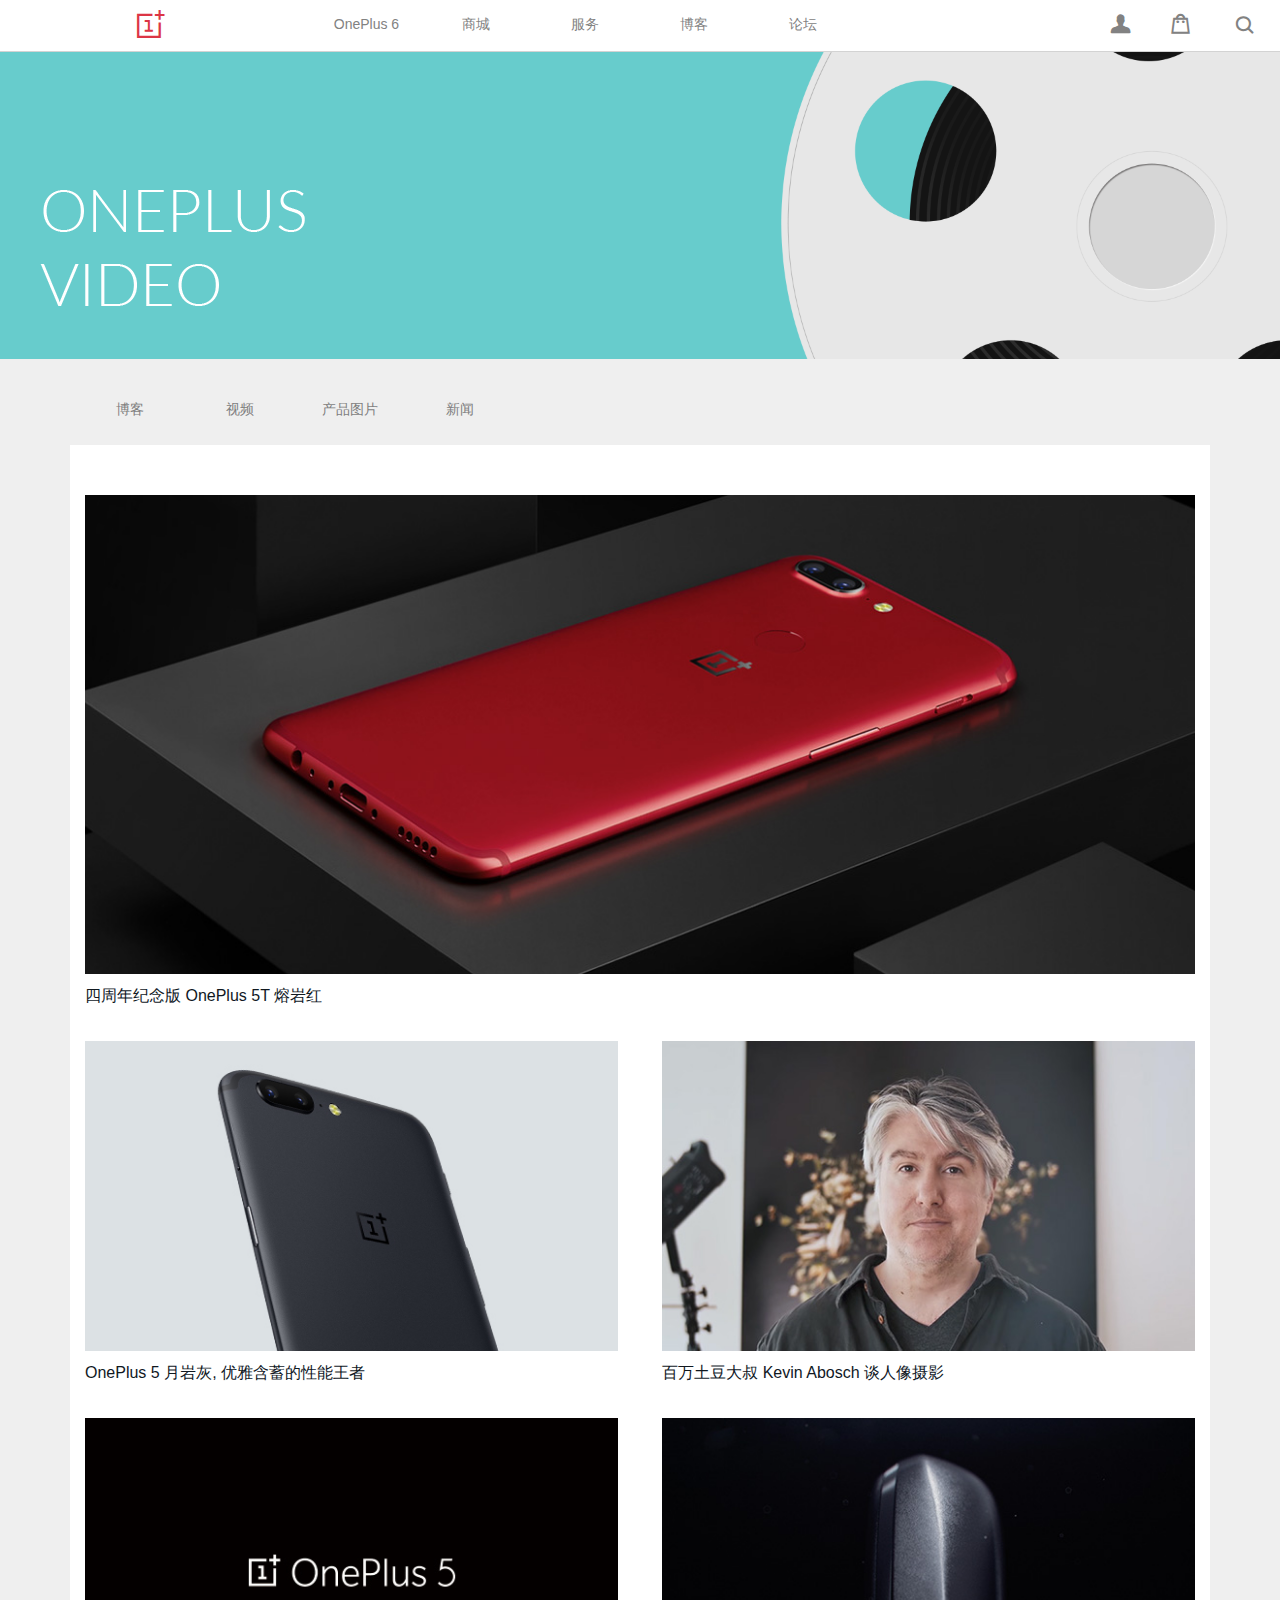
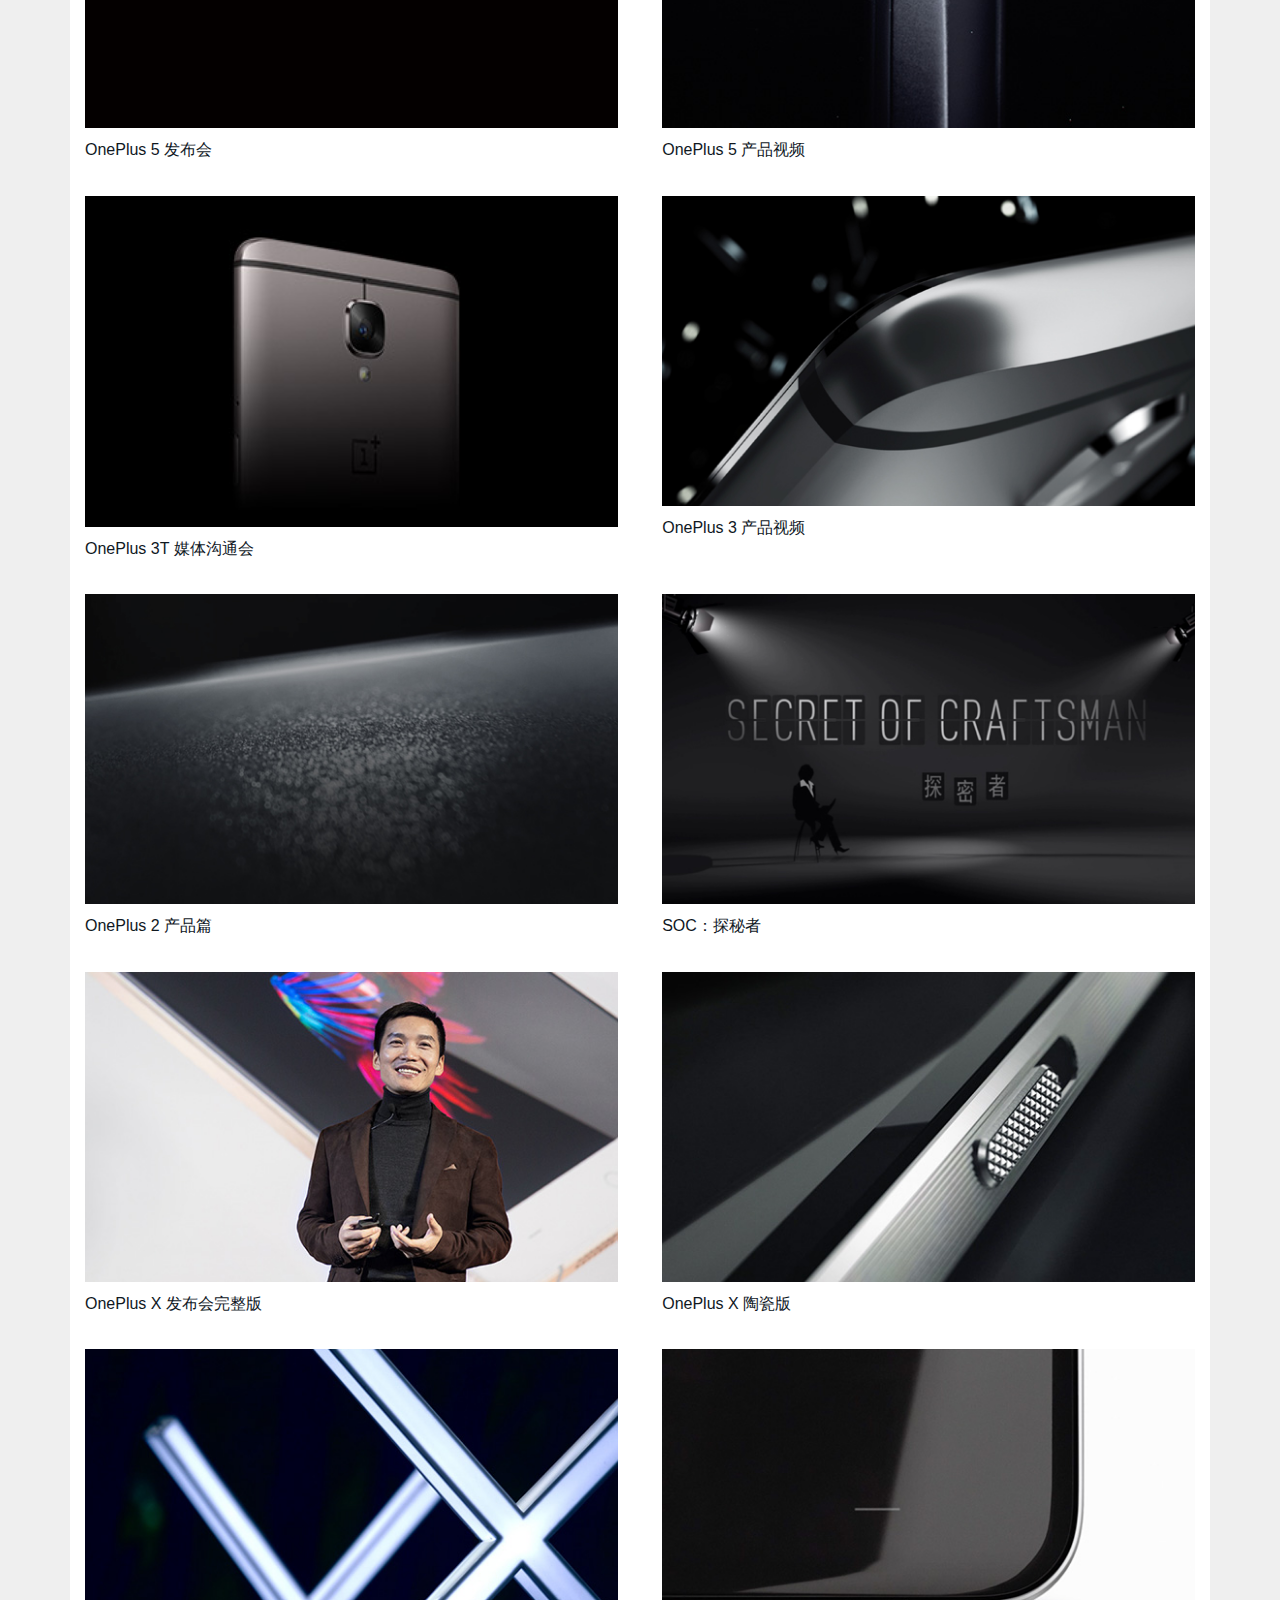
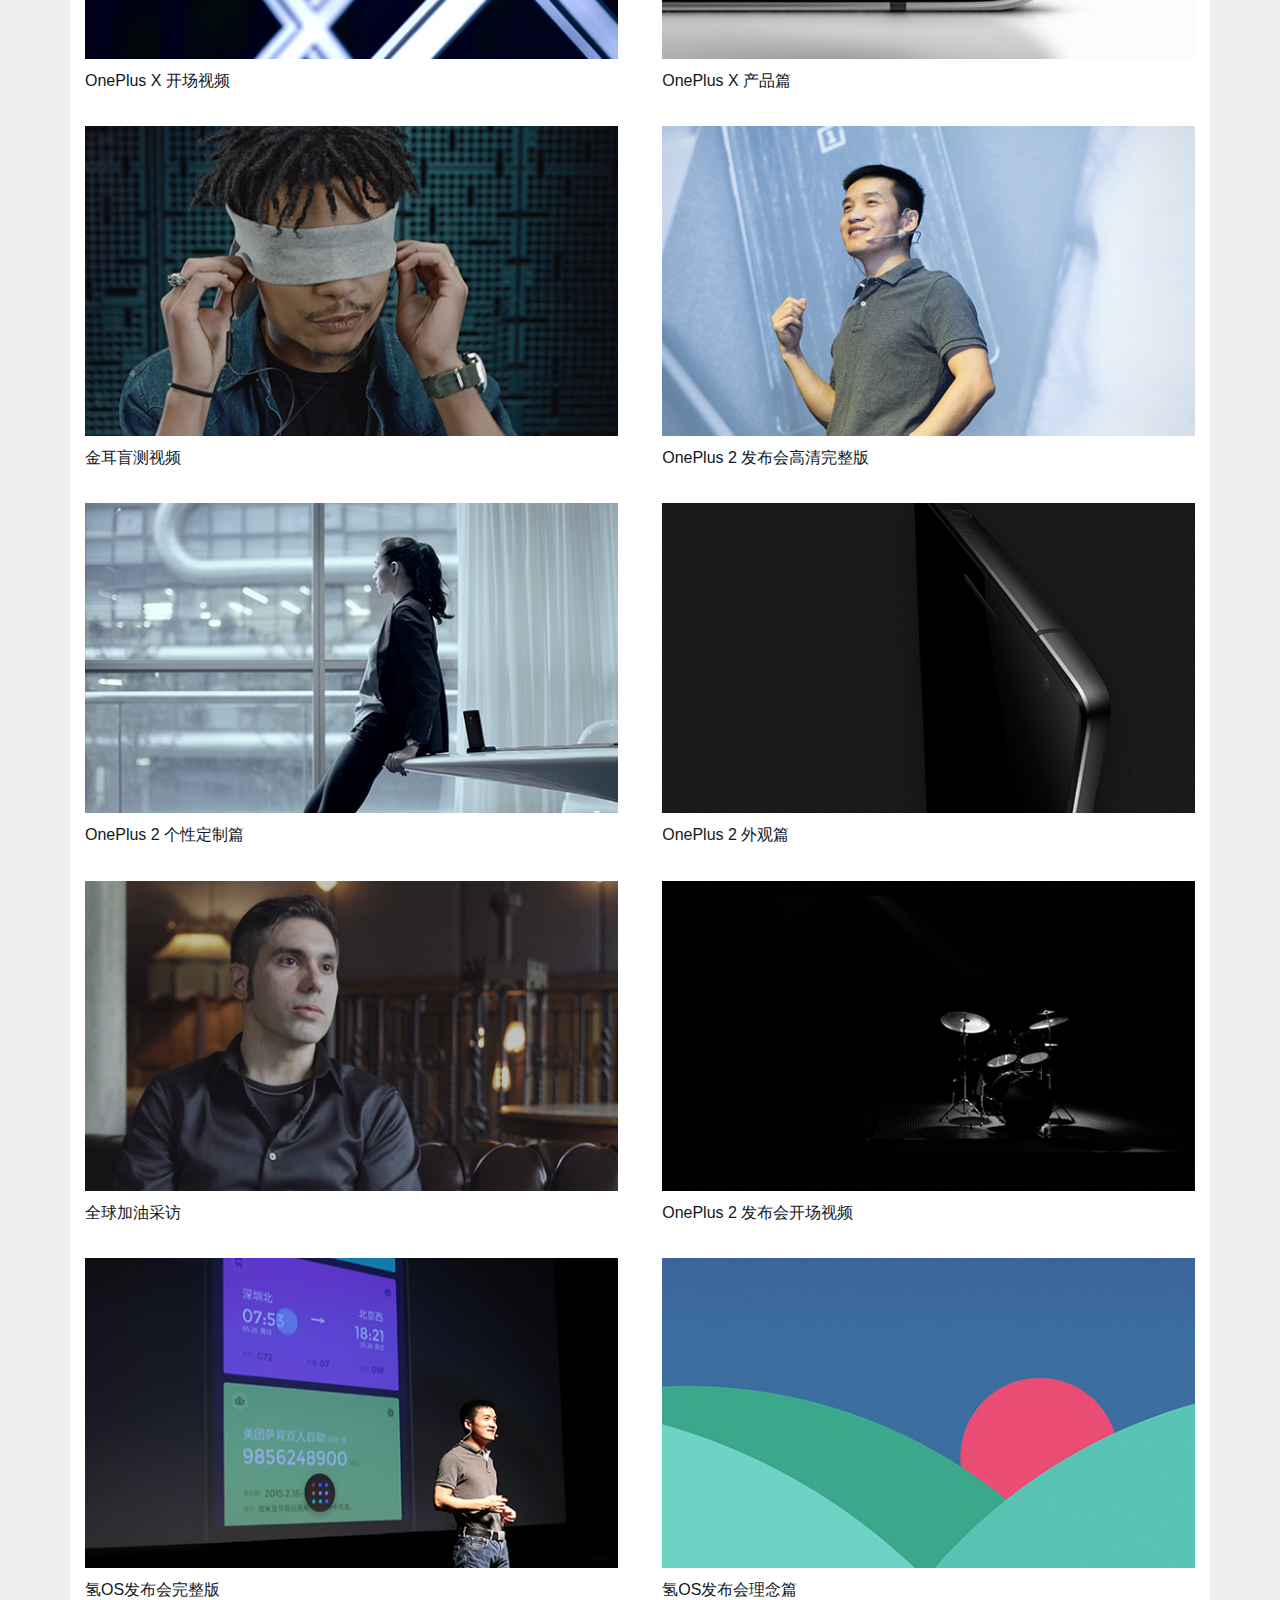
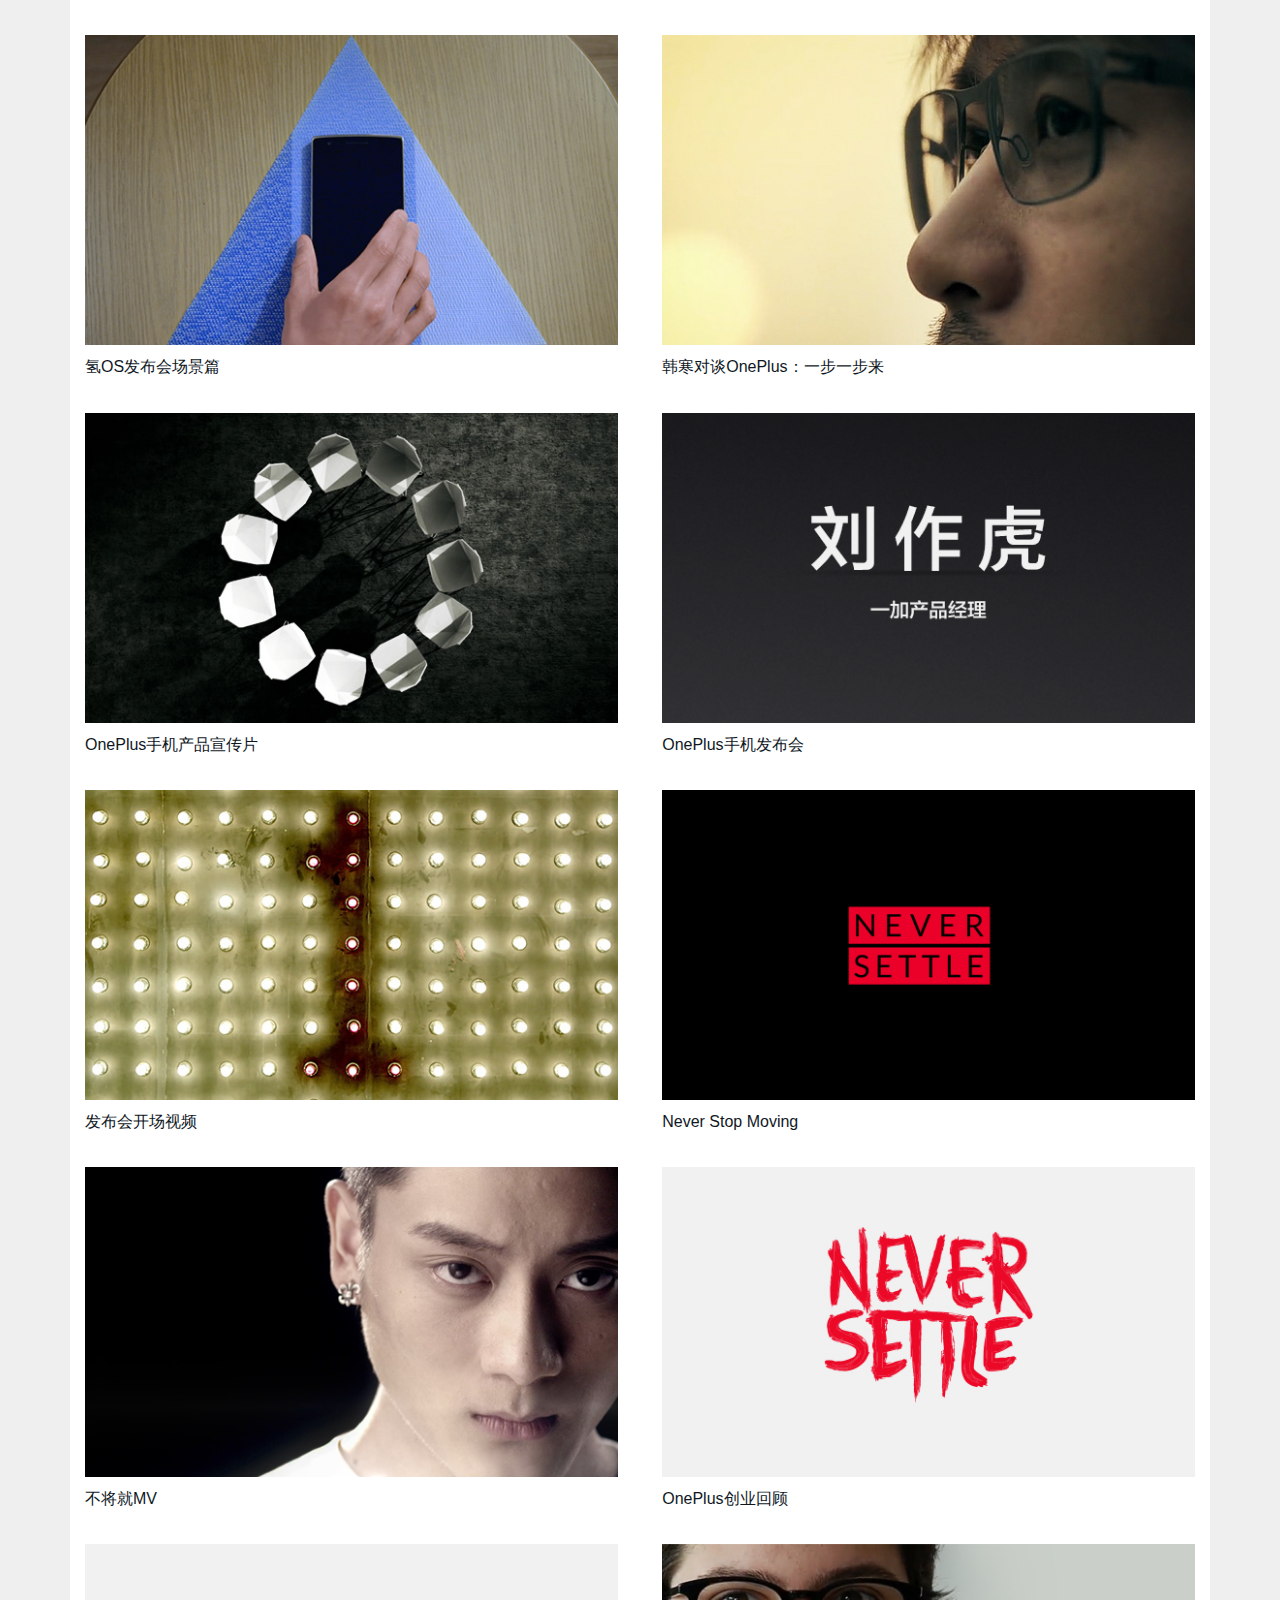
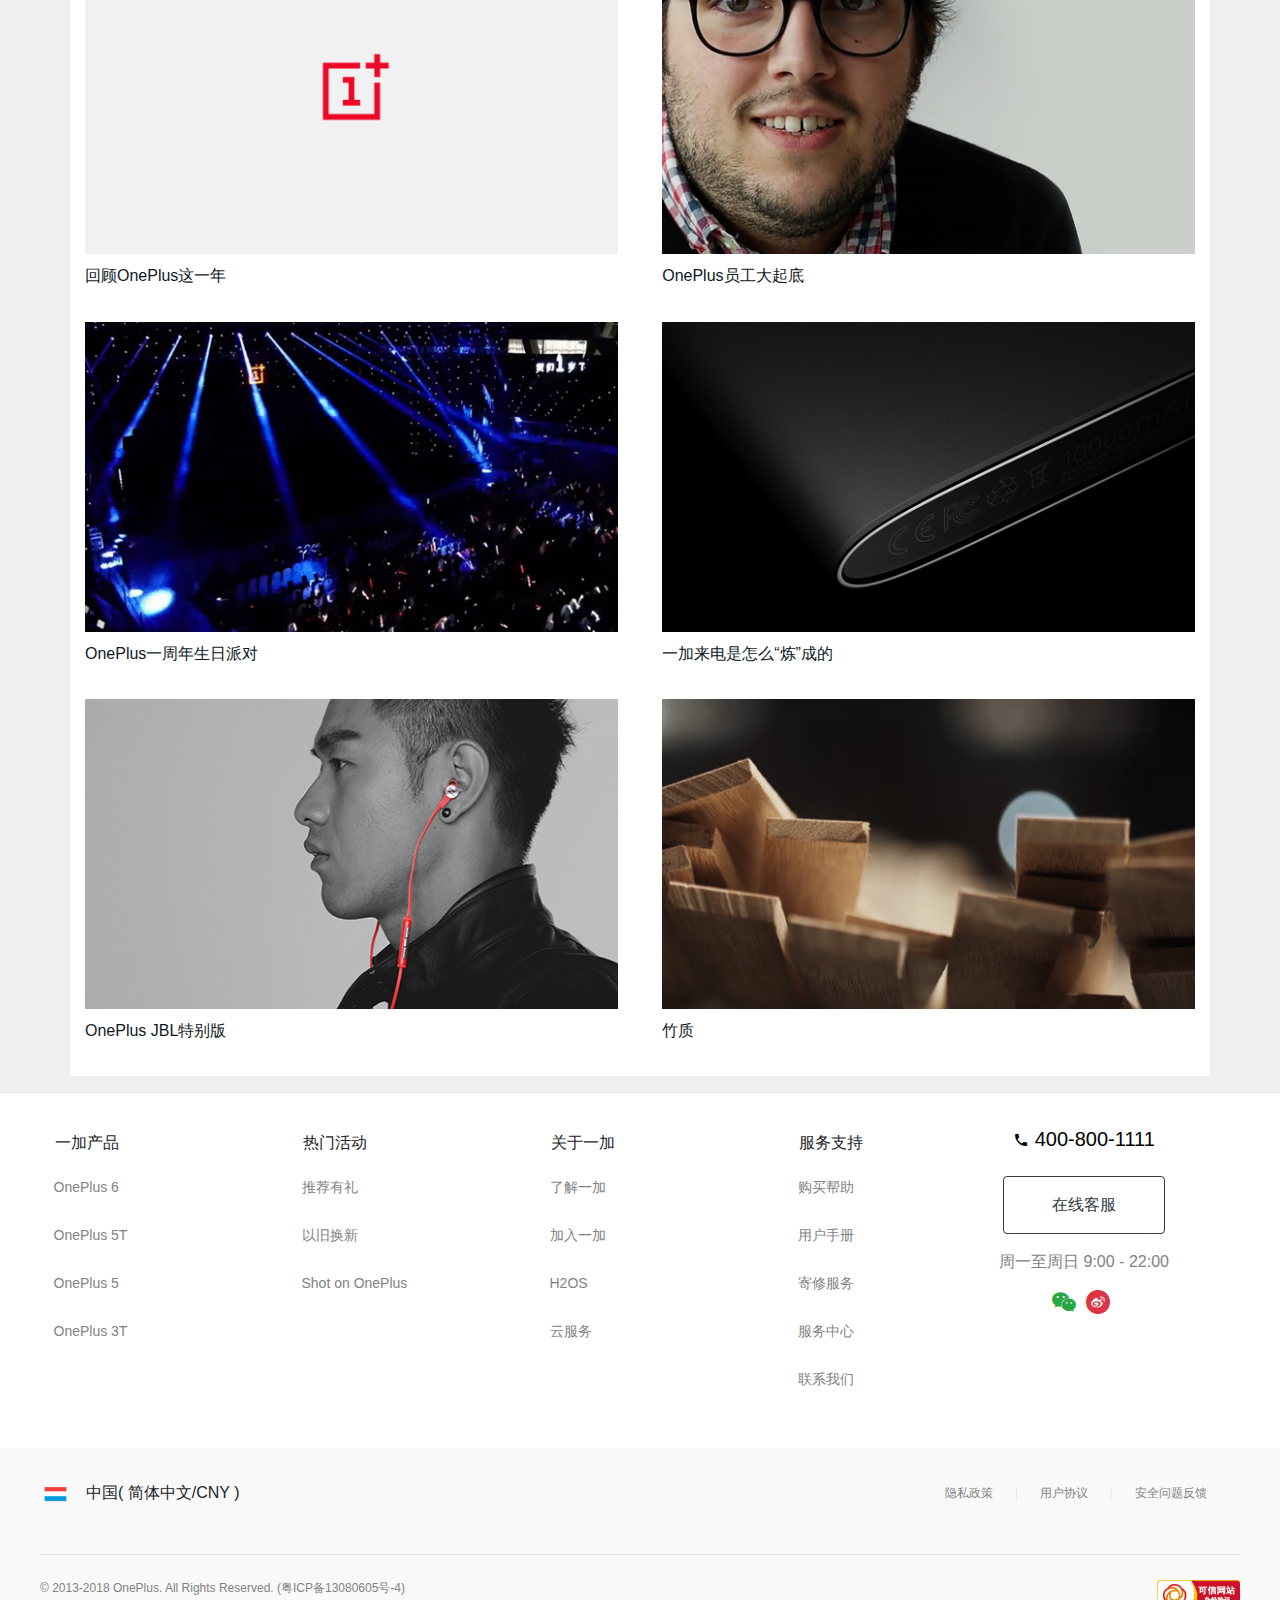
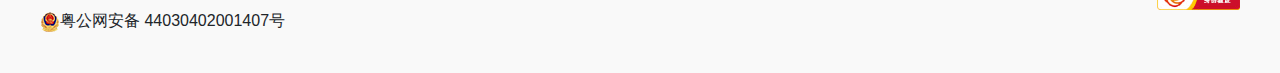
<file: html/oneplus-video.html>
<!DOCTYPE html>
<html lang="en">
<head>
    <meta charset="UTF-8">
    <meta name="viewport" content="width=device-width, initial-scale=1.0, minimum-scale=1.0, maximum-scale=1.0, user-scalable=no">
    <title>一加手机视频|1+加手机官网</title>
    <link rel="stylesheet" href="../css/bootstrap.min.css">
    <link rel="stylesheet" href="../css/onelplus-video.css">
    <link rel="stylesheet" href="../css/iconfont.css">
    <link rel="stylesheet" href="../css/header&footer.css">
    <link rel="shortcut icon" type="image/x-icon" href="../img/oneplus.ico">
    <script src="../js/jquery-3.2.1.min.js"></script>
    <script src="../js/header&footer.js"></script>
    <script src="../js/oneplus-video.js"></script>
</head>
<body>
<header>
    <div class="container-fluid col-xl-11 d-flex p-0">
        <!-- Brand and toggle get grouped for better mobile display -->
        <div class="col-1 navbar-header d-xl-none">
            <button type="button" class="btn bg-white btn-list">
                <span class="iconfont icon-list custom"></span>
            </button>
        </div>
        <!--brand-->
        <a class="col-xl-2 mr-xl-5 col-2 m-auto m-xl-0 iconfont icon-yijia text-danger ic-yijia text-center"></a>
        <!--phone-nav-->
        <div class="col-xl-6 col-12 d-xl-flex collapse full-screen p-xl">
            <ul class="nav navbar-nav navbar-expand-xl d-xl-flex">
                <li class="d-xl-none own-li">
                    <button type="button" class="btn bg-transparent btn-remove">
                        <span class="iconfont icon-remove custom"></span>
                    </button>
                    <p class="text-dark">欢迎访问一加官网，请<a href="#">登录</a></p>
                </li>
                <li class="col-xl-4"><a href="OnePlusSix.html">OnePlus 6</a></li>
                <li class="col-xl-4"><a href="OnePlusMall.html">商城</a></li>
                <li class="col-xl-4"><a href="service.html">服务</a></li>
                <li class="col-xl-4"><a href="oneplus-blog.html">博客</a></li>
                <li class="col-xl-4"><a href="#">论坛</a></li>
                <li class="position-relative d-xl-none mt-3"><i class="iconfont icon-search own-search"></i><input type="text" class="col-10 mt-1" style="text-indent: 5%"></li>
            </ul>
        </div>
        <!-- /.navbar-collapse -->
        <ul class="header__right col-xl-4 col-1 list-unstyled">
            <li class="col-xl-2 d-none d-xl-flex account">
                <span class="iconfont icon-zhanghu ic-zhanghu"></span>
                <ul class="account-detail">
                    <li><a href="#">订单</a></li>
                    <li><a href="#">账户</a></li>
                    <li><a href="../html/recommend.html">推荐有礼</a></li>
                    <li class="border-bottom-0 mt-4"><a href="#">登录</a></li>
                </ul>
            </li>
            <li class="col-xl-2 shopping">
                <span class=" iconfont icon-shoppingbagalt ic-shop"></span>
                <ul class="shopping-detail">
                    <li class="text-center pt-3 pb-4">您的购物车里没有商品</li>
                    <li><button class="btn btn-danger col-12">去购物</button></li>
                </ul>
            </li>
            <li class="border-bottom-0"><span class="col-xl-2 d-none d-xl-inline iconfont icon-search"></span></li>
        </ul>

    </div>
    <!-- /.container-fluid -->
</header>


<div class="container-fluid banner banner-video">
    <img src="../img/video_banner_text.png" alt="" class="banner-text">
</div>

<div class="main">
    <div class="sub-nav container-fluid">
        <ul class="container clearfix">
            <li><a href="../html/oneplus-blog.html">博客<span class="cur"></span></a></li>
            <li class="current"><a href="#">视频<span class="cur"></span></a></li>
            <li><a href="../html/oneplus-pic.html">产品图片<span class="cur"></span></a></li>
            <li><a href="#">新闻<span class="cur"></span></a></li>
        </ul>
    </div>
    <div class="video-show container con-max">
        <ul class="list-unstyled clearfix">
            <li><a href="#"><img src="../img/op5tRedBig.jpg" alt="">
                <div class="video-info">
                    四周年纪念版 OnePlus 5T 熔岩红
                </div>
                <span></span>
            </a></li>
            <li><a href="#"><img src="../img/gray5small.jpg" alt="">
                <div class="video-info">
                    OnePlus 5 月岩灰, 优雅含蓄的性能王者
                </div>
                <span></span>
            </a></li>
            <li><a href="#"><img src="../img/uncletsmall.jpg" alt="">
                <div class="video-info">
                    百万土豆大叔 Kevin Abosch 谈人像摄影
                </div>
                <span></span>
            </a></li>
            <li><a href="#"><img src="../img/5small.jpg" alt="">
                <div class="video-info">
                    OnePlus 5 发布会
                </div>
                <span></span>
            </a></li>
            <li><a href="#"><img src="../img/5product.jpg" alt="">
                <div class="video-info">
                    OnePlus 5 产品视频
                </div>
                <span></span>
            </a></li>
            <li><a href="#"><img src="../img/3tNormal.jpg" alt="">
                <div class="video-info">
                    OnePlus 3T 媒体沟通会
                </div>
                <span></span>
            </a></li>
            <li><a href="#"><img src="../img/op3-small.jpg" alt="">
                <div class="video-info">
                    OnePlus 3 产品视频
                </div>
                <span></span>
            </a></li>
            <li><a href="#"><img src="../img/op2-2.jpg" alt="">
                <div class="video-info">
                    OnePlus 2 产品篇
                </div>
                <span></span>
            </a></li>
            <li><a href="#"><img src="../img/524small.jpg" alt="">
                <div class="video-info">
                    SOC：探秘者
                </div>
                <span></span>
            </a></li>
            <li><a href="#"><img src="../img/opx-1_mobile.jpg" alt="">
                <div class="video-info">
                    OnePlus X 发布会完整版
                </div>
                <span></span>
            </a></li>
            <li><a href="#"><img src="../img/opx-2.jpg" alt="">
                <div class="video-info">
                    OnePlus X 陶瓷版
                </div>
                <span></span>
            </a></li>
            <li><a href="#"><img src="../img/opx-3.jpg" alt="">
                <div class="video-info">
                    OnePlus X 开场视频
                </div>
                <span></span>
            </a></li>
            <li><a href="#"><img src="../img/opx-4.jpg" alt="">
                <div class="video-info">
                    OnePlus X 产品篇
                </div>
                <span></span>
            </a></li>
            <li><a href="#"><img src="../img/opx-5.jpg" alt="">
                <div class="video-info">
                    金耳盲测视频
                </div>
                <span></span>
            </a></li>
            <li><a href="#"><img src="../img/op2-1_mobile.jpg" alt="">
                <div class="video-info">
                    OnePlus 2 发布会高清完整版
                </div>
                <span></span>
            </a></li>
            <li><a href="#"><img src="../img/op2-3.jpg" alt="">
                <div class="video-info">
                    OnePlus 2 个性定制篇
                </div>
                <span></span>
            </a></li>
            <li><a href="#"><img src="../img/op2-4.jpg" alt="">
                <div class="video-info">
                    OnePlus 2 外观篇
                </div>
                <span></span>
            </a></li>
            <li><a href="#"><img src="../img/op2-5.jpg" alt="">
                <div class="video-info">
                    全球加油采访
                </div>
                <span></span>
            </a></li>
            <li><a href="#"><img src="../img/op2-6.jpg" alt="">
                <div class="video-info">
                    OnePlus 2 发布会开场视频
                </div>
                <span></span>
            </a></li>
            <li><a href="#"><img src="../img/h2os-all_mobile.jpg" alt="">
                <div class="video-info">
                    氢OS发布会完整版
                </div>
                <span></span>
            </a></li>
            <li><a href="#"><img src="../img/h2os-idea.jpg" alt="">
                <div class="video-info">
                    氢OS发布会理念篇
                </div>
                <span></span>
            </a></li>
            <li><a href="#"><img src="../img/h2os-func.jpg" alt="">
                <div class="video-info">
                    氢OS发布会场景篇
                </div>
                <span></span>
            </a></li>
            <li><a href="#"><img src="../img/video_01_mobile.jpg" alt="">
                <div class="video-info">
                    韩寒对谈OnePlus：一步一步来
                </div>
                <span></span>
            </a></li>
            <li><a href="#"><img src="../img/video_02.jpg" alt="">
                <div class="video-info">
                    OnePlus手机产品宣传片
                </div>
                <span></span>
            </a></li>
            <li><a href="#"><img src="../img/video_03.jpg" alt="">
                <div class="video-info">
                    OnePlus手机发布会
                </div>
                <span></span>
            </a></li>
            <li><a href="#"><img src="../img/video_04.jpg" alt="">
                <div class="video-info">
                    发布会开场视频
                </div>
                <span></span>
            </a></li>
            <li><a href="#"><img src="../img/video_05.jpg" alt="">
                <div class="video-info">
                    Never Stop Moving
                </div>
                <span></span>
            </a></li>
            <li><a href="#"><img src="../img/video_06.jpg" alt="">
                <div class="video-info">
                    不将就MV
                </div>
                <span></span>
            </a></li>
            <li><a href="#"><img src="../img/video_07.jpg" alt="">
                <div class="video-info">
                    OnePlus创业回顾
                </div>
                <span></span>
            </a></li>
            <li><a href="#"><img src="../img/video_08.jpg" alt="">
                <div class="video-info">
                    回顾OnePlus这一年
                </div>
                <span></span>
            </a></li>
            <li><a href="#"><img src="../img/video_09.jpg" alt="">
                <div class="video-info">
                    OnePlus员工大起底
                </div>
                <span></span>
            </a></li>
            <li><a href="#"><img src="../img/video_10.jpg" alt="">
                <div class="video-info">
                    OnePlus一周年生日派对
                </div>
                <span></span>
            </a></li>
            <li><a href="#"><img src="../img/video_11.jpg" alt="">
                <div class="video-info">
                    一加来电是怎么“炼”成的
                </div>
                <span></span>
            </a></li>
            <li><a href="#"><img src="../img/video_12.jpg" alt="">
                <div class="video-info">
                    OnePlus JBL特别版
                </div>
                <span></span>
            </a></li>
            <li><a href="#"><img src="../img/video_13.jpg" alt="">
                <div class="video-info">
                    竹质
                </div>
                <span></span>
            </a></li>
        </ul>
    </div>
</div>

<footer class="container-fluid p-xl-0">
    <div class="row footer__row footer__top">
        <dl class="col-xl-2 mr-xl-5 own-ft">
            <dt class="">一加产品<span class="d-xl-none">+</span></dt>
            <dd class="">OnePlus 6</dd>
            <dd class="">OnePlus 5T</dd>
            <dd class="">OnePlus 5</dd>
            <dd class="">OnePlus 3T</dd>
        </dl>
        <dl class="col-xl-2 mr-xl-5 own-ft">
            <dt class="">热门活动<span class="d-xl-none">+</span></dt>
            <dd class="">推荐有礼</dd>
            <dd class="">以旧换新</dd>
            <dd class="">Shot on OnePlus</dd>
        </dl>
        <dl class="col-xl-2 mr-xl-5 own-ft">
            <dt class="">关于一加<span class="d-xl-none">+</span></dt>
            <dd class="">了解一加</dd>
            <dd class="">加入一加</dd>
            <dd class="">H2OS</dd>
            <dd class="">云服务</dd>
        </dl>
        <dl class="col-xl-2 own-ft">
            <dt class="">服务支持<span class="d-xl-none">+</span></dt>
            <dd class="">购买帮助</dd>
            <dd class="">用户手册</dd>
            <dd class="">寄修服务</dd>
            <dd class="">服务中心</dd>
            <dd class="">联系我们</dd>
        </dl>
        <div class="col-xl-2 own-ft-last">
            <p class="text-center footer__p-phone">
                <i class="d-inline-block iconfont icon-phone"></i>
                <span>400-800-1111</span>
            </p>
            <button class="btn btn-outline-dark border-dark p-md-3 pl-md-5 pr-md-5">在线客服</button>
            <p class="pt-md-2 m-md-0">周一至周日 9:00 - 22:00</p>
            <p class="">
                <i class="d-inline-block iconfont icon-iconfontweixin footer__i text-success">
                    <img class="qr-code" src="../img/qr-code.png"/>
                </i>
                <i class="d-inline-block iconfont icon-weibo footer__i text-danger"></i>
            </p>
        </div>
    </div>

    <div class="container-fluid bg-own">
        <div class="footer__row footer__center">
            <p class=""><i class="d-inline-block china"></i>中国( 简体中文/CNY )</p>
            <p class="last-p col-xl-4 text-xl-right"><span>隐私政策</span> | <span>用户协议</span> | <span>安全问题反馈</span></p>
        </div>
    </div>

    <div class="container-fluid bg-own">
        <div class="footer__row footer__bottom">
            <div class="footer__bottom__left">
                <p class="first-p">© 2013-2018 OnePlus. All Rights Reserved. (粤ICP备13080605号-4)</p>
                <p class=""><img src="../img/police.png" alt="">粤公网安备 44030402001407号</p>
            </div>
            <img src="../img/trust.png" alt="" width="83" height="30">
        </div>
    </div>
</footer>
</body>
</html>
</file>
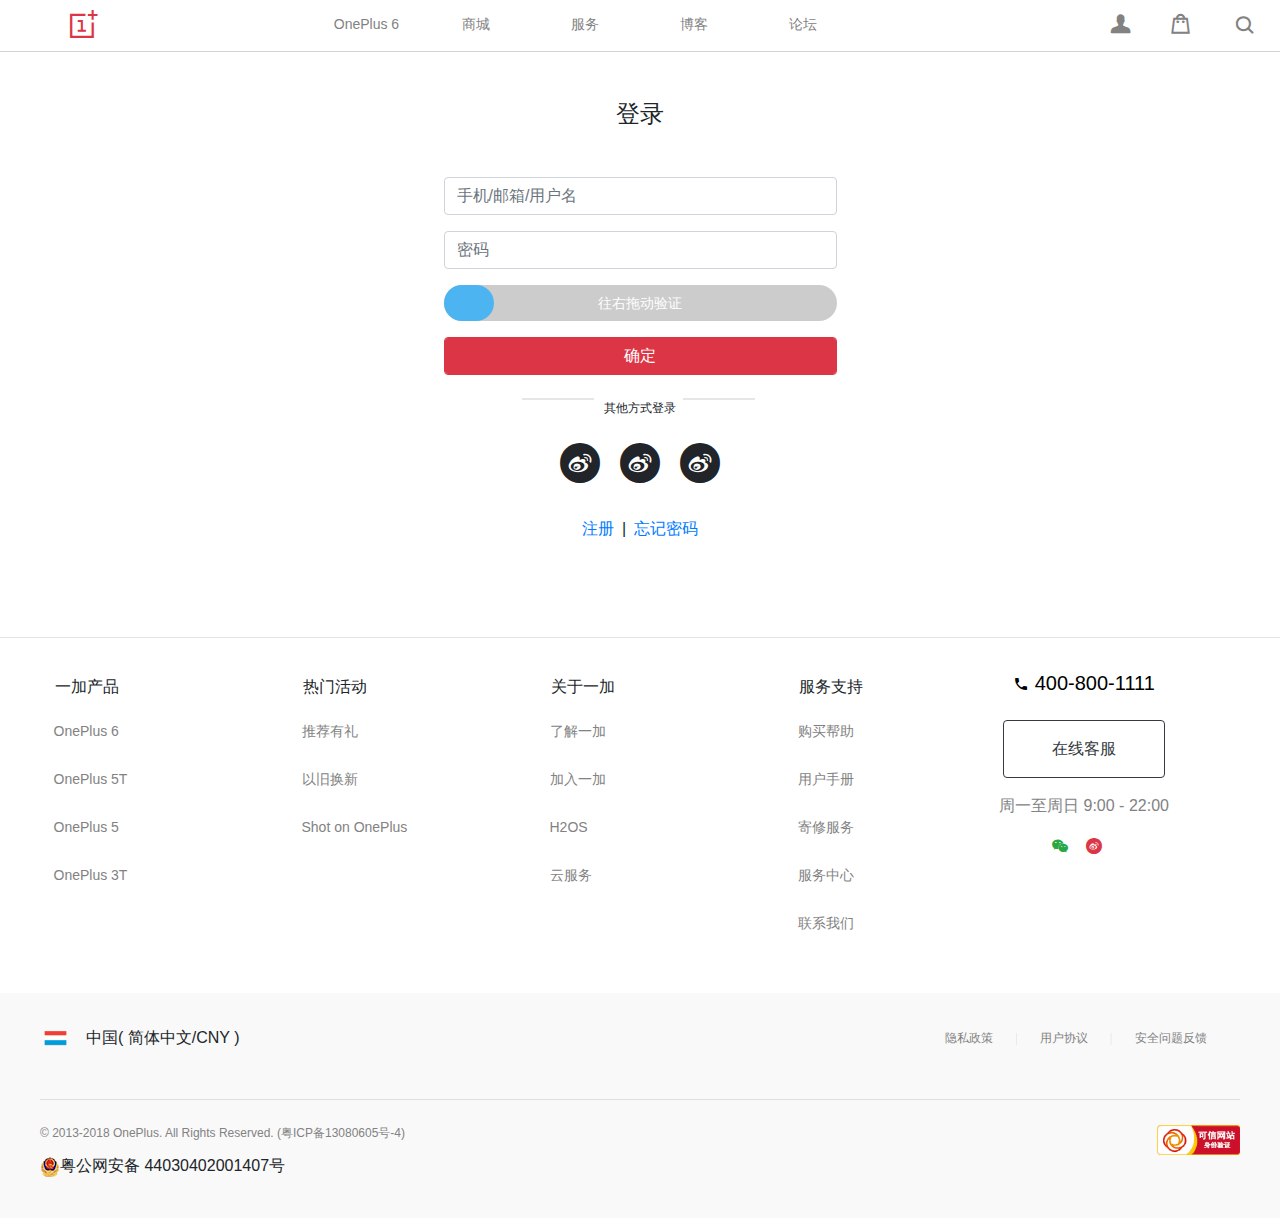
<file: html/OnePlusLogin.html>
<!DOCTYPE html>
<html lang="en">
<head>
    <meta charset="UTF-8">
    <title>登录一加</title>
    <meta name="viewport" content="width=device-width, initial-scale=1.0">
    <link rel="stylesheet" href="../css/bootstrap.min.css">
    <link rel="stylesheet" href="../css/OnePlusLogin.css">
    <link rel="stylesheet" href="../css/iconfont/iconfont.css">
    <link rel="shortcut icon" type="image/x-icon" href="../img/oneplus.ico">
</head>
<body>
<header>
    <div class="container-fluid col-xl-11 d-flex p-0">
        <!-- Brand and toggle get grouped for better mobile display -->
        <div class="col-1 navbar-header d-xl-none">
            <button type="button" class="btn bg-white btn-list">
                <span class="iconfont icon-list custom"></span>
            </button>
        </div>
        <!--brand-->
        <a class="col-xl-2 mr-xl-5 col-1 m-auto m-xl-0 iconfont icon-yijia text-danger ic-yijia"></a>
        <!--phone-nav-->
        <div class="col-xl-6 col-12 d-xl-flex collapse full-screen p-xl">
            <ul class="nav navbar-nav navbar-expand-xl d-xl-flex">
                <li class="d-xl-none own-li">
                    <button type="button" class="btn bg-transparent btn-remove">
                        <span class="iconfont icon-remove custom"></span>
                    </button>
                    <p class="text-dark">欢迎访问一加官网，请<a href="../html/OnePlusLogin.html">登录</a></p>
                </li>
                <li class="col-xl-4"><a href="OnePlusSix.html">OnePlus 6</a></li>
                <li class="col-xl-4"><a href="OnePlusMall.html">商城</a></li>
                <li class="col-xl-4"><a href="service.html">服务</a></li>
                <li class="col-xl-4"><a href="oneplus-blog.html">博客</a></li>
                <li class="col-xl-4"><a href="#">论坛</a></li>
                <li class="position-relative d-xl-none mt-3"><i class="iconfont icon-search own-search"></i><input type="text" class="col-10 mt-1" style="text-indent: 5%"></li>
            </ul>
        </div>
        <!-- /.navbar-collapse -->
        <ul class="header__right col-xl-4 col-1 list-unstyled">
            <li class="col-xl-2 d-none d-xl-flex account">
                <span class="iconfont icon-zhanghu ic-zhanghu"></span>
                <ul class="account-detail">
                    <li><a href="#">订单</a></li>
                    <li><a href="#">账户</a></li>
                    <li><a href="recommend.html">推荐有礼</a></li>
                    <li class="border-bottom-0 mt-4"><a href="../html/OnePlusLogin.html">登录</a></li>
                </ul>
            </li>
            <li class="col-xl-2 shopping">
                <span class=" iconfont icon-shoppingbagalt ic-shop"></span>
                <ul class="shopping-detail">
                    <li class="text-center pt-3 pb-4">您的购物车里没有商品</li>
                    <li><button class="btn btn-danger col-12">去购物</button></li>
                </ul>
            </li>
            <li class="border-bottom-0"><span class="col-xl-2 d-none d-xl-inline iconfont icon-search"></span></li>
        </ul>

    </div>
    <!-- /.container-fluid -->
</header>

<div class="container">
    <div class="d-flex justify-content-center mt-5">
        <div class="">
            <h4 class="text-center w-100 mb-5">登录</h4>
            <form action="#" class="form-inline justify-content-center">
                <p class="w-75"><input type="text" placeholder="手机/邮箱/用户名" class="form-control w-100"></p>
                <p class="w-75"><input type="text" placeholder="密码" class="form-control w-100"></p>

                <div class=" w-75 mb-3">
                    <div id="slider" class="w-100">
                        <div id="slider_bg"></div>
                        <span id="label" class='slider'></span>
                        <span id="labelTip">往右拖动验证</span>
                    </div>
                </div>
                <p class="w-75">
                    <input type="button" value="确定" class="form-control w-100 btn btn-danger">
                </p>
            </form>
        </div>
    </div>

    <div class="d-flex justify-content-center">
        <div class="other">
            <span></span>
            <p class="line mt-2">其他方式登录</p>

        </div>
    </div>

    <div class="d-flex justify-content-center icon">
        <span class="iconfont icon icon-weibo"></span>
        <span class="iconfont icon icon-weibo"></span>
        <span class="iconfont icon icon-weibo"></span>
    </div>
     <div class="d-flex justify-content-center mt-4 mb-5">
         <a href="#" class="mr-2">注册</a> |
         <a href="#" class="ml-2 mb-5">忘记密码</a>
    </div>

</div>


<footer class="container-fluid p-xl-0 ">
    <div class="row footer__row footer__top">
        <dl class="col-xl-2 mr-xl-5 own-ft">
            <dt class="">一加产品<span class="d-xl-none">+</span></dt>
            <dd class="">OnePlus 6</dd>
            <dd class="">OnePlus 5T</dd>
            <dd class="">OnePlus 5</dd>
            <dd class="">OnePlus 3T</dd>
        </dl>
        <dl class="col-xl-2 mr-xl-5 own-ft">
            <dt class="">热门活动<span class="d-xl-none">+</span></dt>
            <dd class="">推荐有礼</dd>
            <dd class="">以旧换新</dd>
            <dd class="">Shot on OnePlus</dd>
        </dl>
        <dl class="col-xl-2 mr-xl-5 own-ft">
            <dt class="">关于一加<span class="d-xl-none">+</span></dt>
            <dd class="">了解一加</dd>
            <dd class="">加入一加</dd>
            <dd class="">H2OS</dd>
            <dd class="">云服务</dd>
        </dl>
        <dl class="col-xl-2 own-ft">
            <dt class="">服务支持<span class="d-xl-none">+</span></dt>
            <dd class="">购买帮助</dd>
            <dd class="">用户手册</dd>
            <dd class="">寄修服务</dd>
            <dd class="">服务中心</dd>
            <dd class="">联系我们</dd>
        </dl>
        <div class="col-xl-2 own-ft-last">
            <p class="text-center footer__p-phone">
                <i class="d-inline-block iconfont icon-phone"></i>
                <span>400-800-1111</span>
            </p>
            <button class="btn btn-outline-dark border-dark p-md-3 pl-md-5 pr-md-5">在线客服</button>
            <p class="pt-md-2 m-md-0">周一至周日 9:00 - 22:00</p>
            <p class="">
                <i class="d-inline-block iconfont icon-iconfontweixin footer__i text-success">
                    <img class="qr-code" src="../img/qr-code.png"/>
                </i>
                <i class="d-inline-block iconfont icon-weibo footer__i text-danger"></i>
            </p>
        </div>
    </div>

    <div class="container-fluid bg-own">
        <div class="footer__row footer__center">
            <p class=""><i class="d-inline-block china"></i>中国( 简体中文/CNY )</p>
            <p class="last-p col-xl-4 text-xl-right"><span>隐私政策</span> | <span>用户协议</span> | <span>安全问题反馈</span></p>
        </div>
    </div>

    <div class="container-fluid bg-own">
        <div class="footer__row footer__bottom">
            <div class="footer__bottom__left">
                <p class="first-p">© 2013-2018 OnePlus. All Rights Reserved. (粤ICP备13080605号-4)</p>
                <p class=""><img src="../img/police.png" alt="">粤公网安备 44030402001407号</p>
            </div>
            <img src="../img/trust.png" alt="" width="83" height="30">
        </div>
    </div>
</footer>

<script src="../js/jquery-3.2.1.min.js"></script>
    <!--<script src="../js/jquery.slideunlock.js"></script>-->
    <script src="../js/slideunlock.js"></script>
<script src="../js/OnePlusLogin.js"></script>

</body>
</html>
</file>
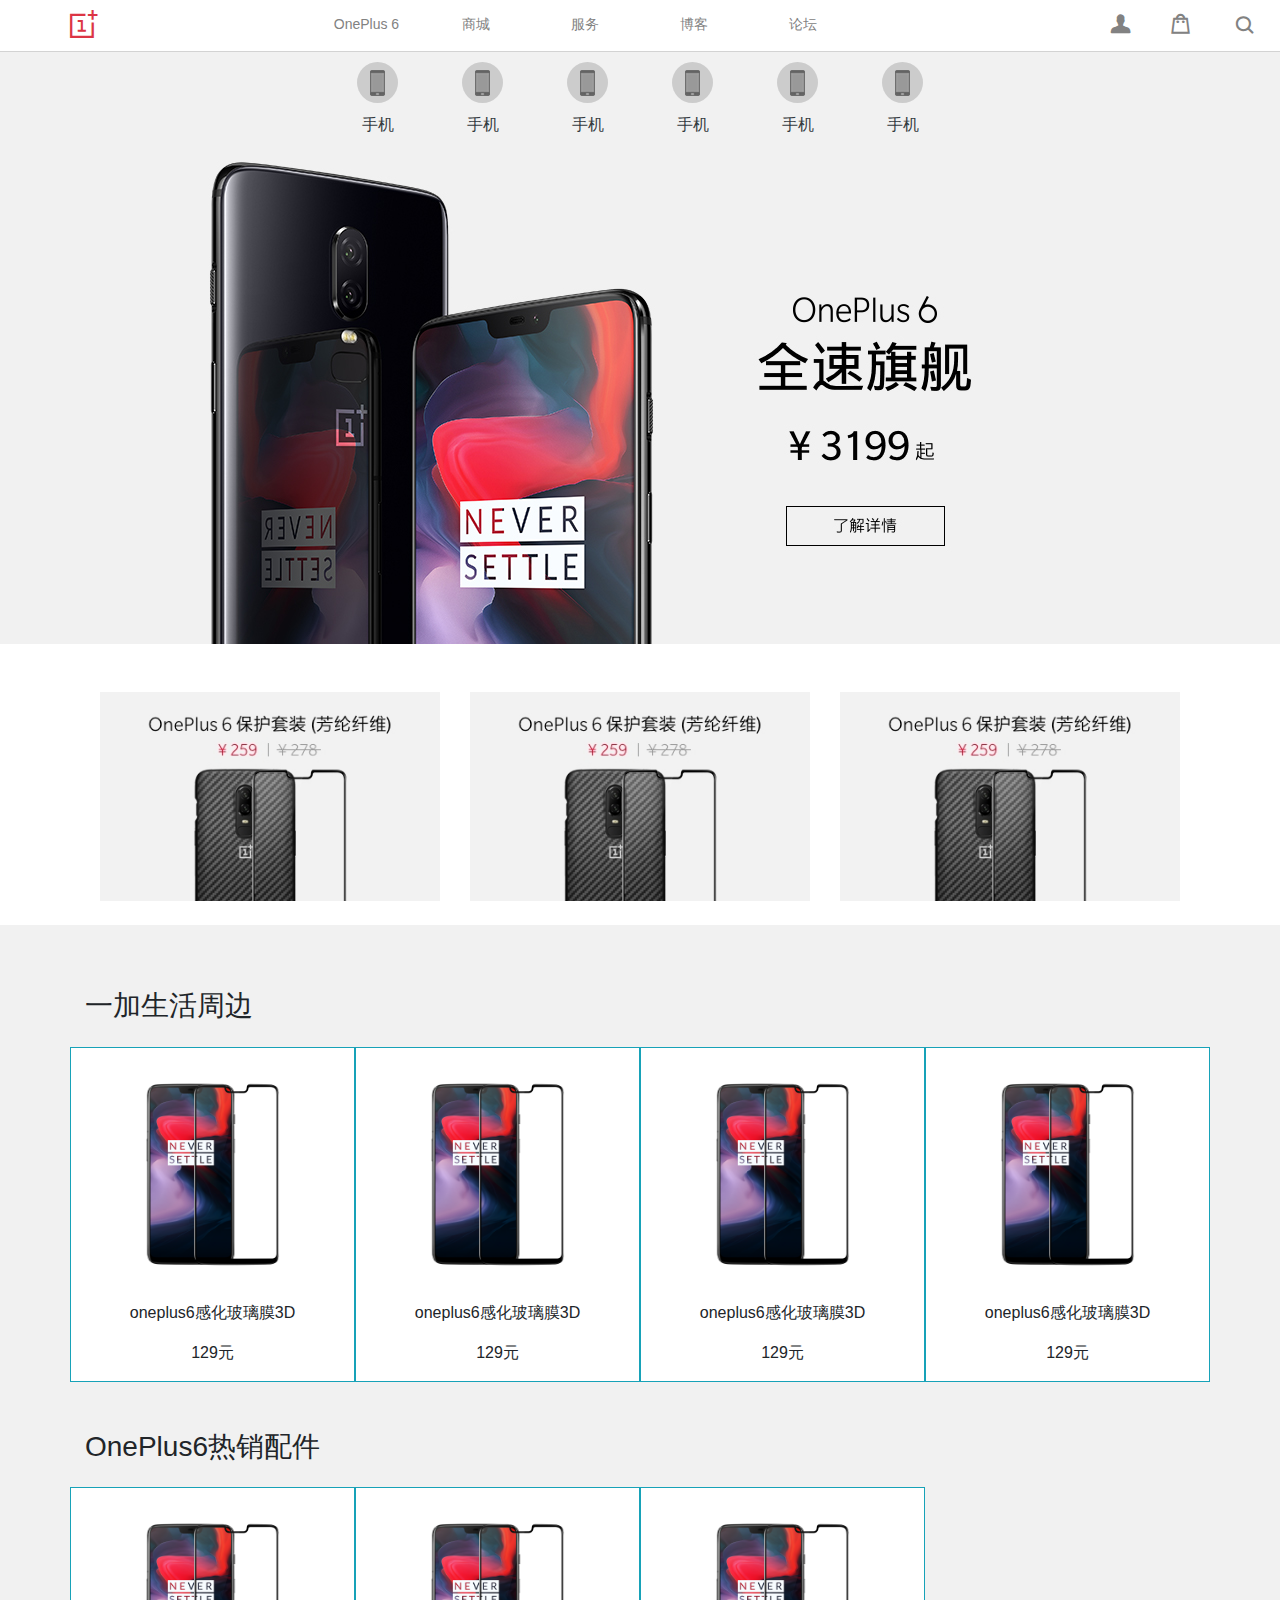
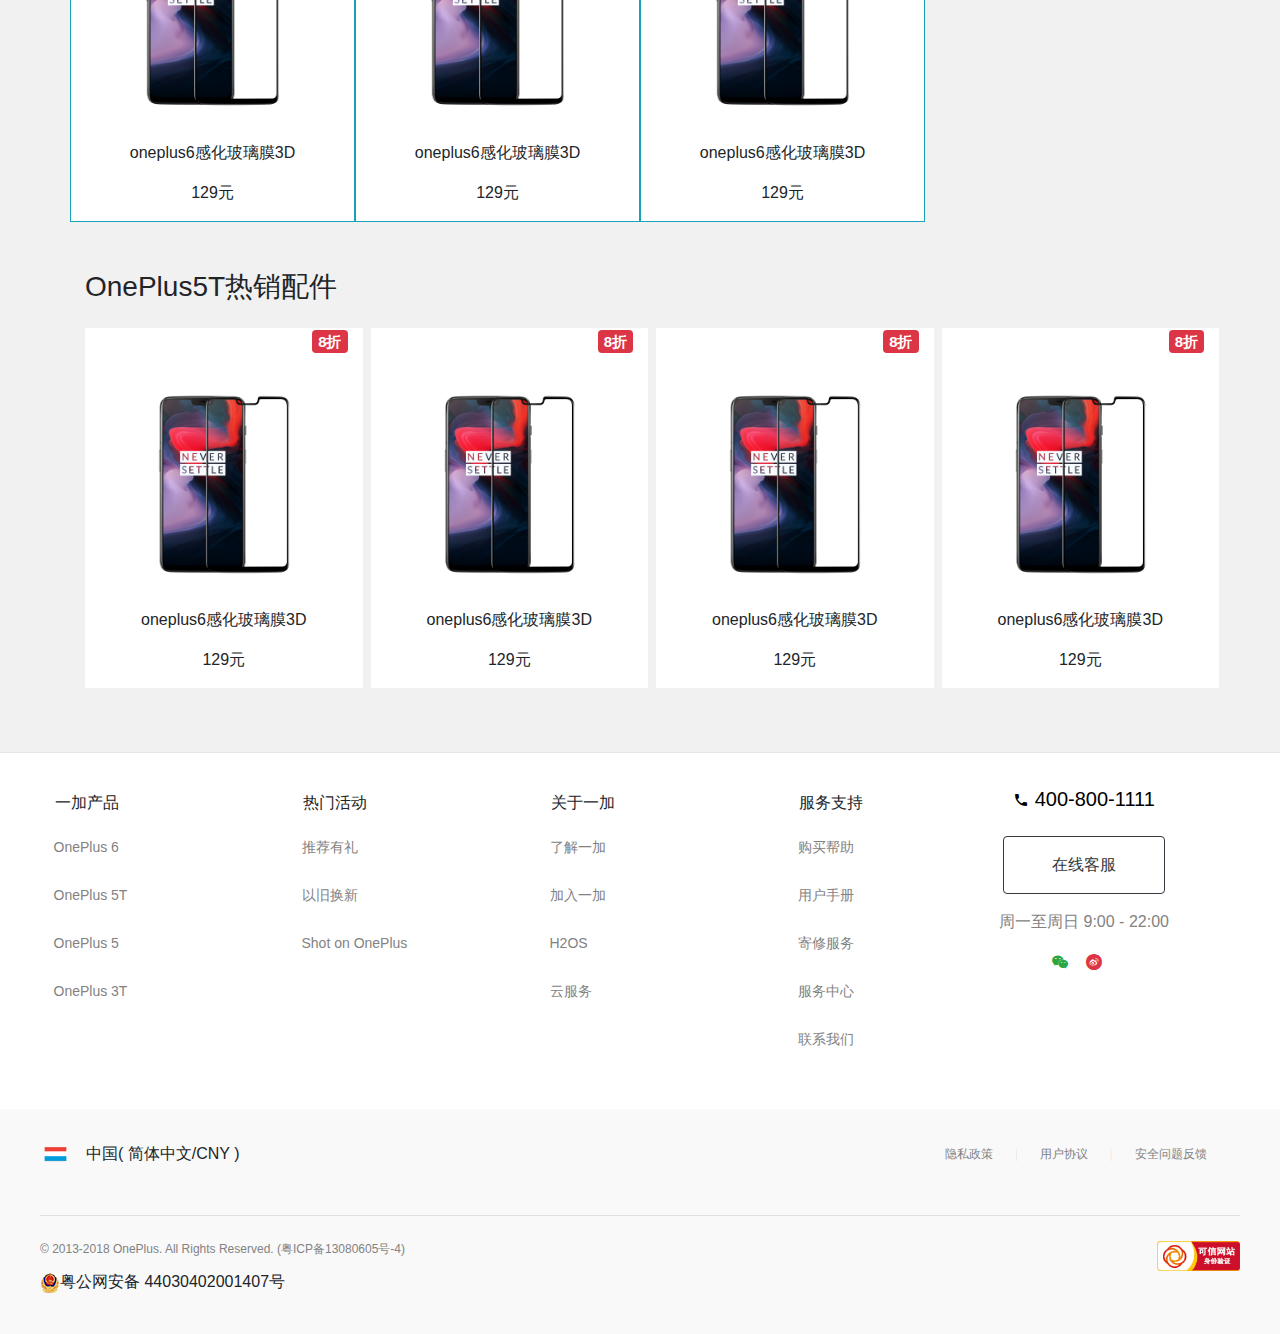
<file: html/OnePlusMall.html>
<!DOCTYPE html>
<html lang="en">
<head>
    <meta charset="UTF-8">
    <meta name="viewport" content="width=device-width, initial-scale=1.0">
    <title>一加商城</title>
    <link rel="stylesheet" href="../css/bootstrap.min.css">
    <link rel="stylesheet" href="../css/OnePlusMall.css">
    <link rel="stylesheet" href="../css/iconfont/iconfont.css">
    <link rel="shortcut icon" type="image/x-icon" href="../img/oneplus.ico">
</head>
<body>
<header>
    <div class="container-fluid col-xl-11 d-flex p-0">
        <!-- Brand and toggle get grouped for better mobile display -->
        <div class="col-1 navbar-header d-xl-none ">
            <button type="button" class="btn bg-white btn-list">
                <span class="iconfont icon-list custom"></span>
            </button>
        </div>
        <!--brand-->
        <a class="col-xl-2 mr-xl-5 col-1 m-auto m-xl-0 iconfont icon-yijia text-danger ic-yijia"></a>
        <!--phone-nav-->
        <div class="col-xl-6 col-12 d-xl-flex collapse full-screen p-xl">
            <ul class="nav navbar-nav navbar-expand-xl d-xl-flex">
                <li class="d-xl-none own-li">
                    <button type="button" class="btn bg-transparent btn-remove">
                        <span class="iconfont icon-remove custom"></span>
                    </button>
                    <p class="text-dark">欢迎访问一加官网，请<a href="../html/OnePlusLogin.html">登录</a></p>
                </li>
                <li class="col-xl-4"><a href="OnePlusSix.html">OnePlus 6</a></li>
                <li class="col-xl-4"><a href="OnePlusMall.html">商城</a></li>
                <li class="col-xl-4"><a href="service.html">服务</a></li>
                <li class="col-xl-4"><a href="oneplus-blog.html">博客</a></li>
                <li class="col-xl-4"><a>论坛</a></li>
                <li class="position-relative d-xl-none mt-3"><i class="iconfont icon-search own-search"></i><input
                        type="text" class="col-10 mt-1" style="text-indent: 5%"></li>
            </ul>
        </div>
        <!-- /.navbar-collapse -->
        <ul class="header__right col-xl-4 col-1 list-unstyled">
            <li class="col-xl-2 d-none d-xl-flex account">
                <span class="iconfont icon-zhanghu ic-zhanghu"></span>
                <ul class="account-detail">
                    <li><a href="#">订单</a></li>
                    <li><a href="#">账户</a></li>
                    <li><a href="recommend.html">推荐有礼</a></li>
                    <li class="border-bottom-0 mt-4"><a href="../html/OnePlusLogin.html">登录</a></li>
                </ul>
            </li>
            <li class="col-xl-2 shopping">
                <span class=" iconfont icon-shoppingbagalt ic-shop"></span>
                <ul class="shopping-detail">
                    <li class="text-center pt-3 pb-4">您的购物车里没有商品</li>
                    <li>
                        <button class="btn btn-danger col-12">去购物</button>
                    </li>
                </ul>
            </li>
            <li class="border-bottom-0"><span class="col-xl-2 d-none d-xl-inline iconfont icon-search"></span></li>
        </ul>

    </div>
    <!-- /.container-fluid -->
</header>
<section>
    <!--<div class="container-fluid">-->
    <div class="catogery d-none d-md-block">
        <ul class="d-md-flex list-unstyled justify-content-center d-none mb-0">
            <li class=" "><a href="#" class="text-dark"><i></i> <span>手机</span></a></li>
            <li class=" "><a href="#" class="text-dark"><i></i> <span>手机</span></a></li>
            <li class=" "><a href="#" class="text-dark"><i></i> <span>手机</span></a></li>
            <li class=" "><a href="#" class="text-dark"><i></i> <span>手机</span></a></li>
            <li class=" "><a href="#" class="text-dark"><i></i> <span>手机</span></a></li>
            <li class=" "><a href="#" class="text-dark"><i></i> <span>手机</span></a></li>
        </ul>

    </div>

    <!--非pc分类导航-->
    <div class="catogery-phone ">
        <ul class="d-flex d-md-none list-unstyled shadow pl-3">
            <li class=""><a href="#">耳机</a></li>
            <li class=""><a href="#">耳机</a></li>
            <li class=""><a href="#">耳机</a></li>
            <li class=""><a href="#">耳机</a></li>
            <li class=""><a href="#">耳机</a></li>
            <li class=""><a href="#">耳机</a></li>
            <li class="flex-grow-1 text-right"><a href="javascript:;"> <span id="arrow_down"
                                                                             class="iconfont icon-arrow"></span>
            </a></li>

        </ul>

    </div>

    <!--非pc端下拉分类页面-->
    <div class="catogery-mask">
        <ul class="list-unstyled mt-5">
            <div class="row border-info border">
                <li class="col-6"><a href="#"><span></span>
                    <p>盖子</p></a></li>
                <li class="col-6"><a href="#"><span></span>
                    <p>盖子</p></a></li>
            </div>
            <div class="row  ">
                <li class="col-6"><a href="#"><span></span>
                    <p>盖子</p></a></li>
                <li class="col-6"><a href="#"><span></span>
                    <p>盖子</p></a></li>
            </div>
            <div class="row border-info border">
                <li class="col-6"><a href="#"><span></span>
                    <p>盖子</p></a></li>
                <li class="col-6"><a href="#"><span></span>
                    <p>盖子</p></a></li>
            </div>

        </ul>
    </div>

    <!--顶部图片-->
    <div class="img-big  d-none d-md-block" id="img_big">
        <a href="#">
            <!--<img class="" src="../img/de01425aa2c3303dd2a8b4b04abb3cbe.jpg" alt="">-->
        </a>
    </div>


    <div class="container">
        <div class="mt-5">
            <ul class="d-md-flex d-block list-unstyled justify-content-between img-center w-100">
                <li class="col-md-4 col-12 mb-2"><a href=""><img src="../img/527b9d139ee40ed424fbcd02be08370e.jpg"
                                                                 alt=""></a></li>
                <li class="col-md-4 col-12 mb-2"><a href=""><img src="../img/527b9d139ee40ed424fbcd02be08370e.jpg"
                                                                 alt=""></a></li>
                <li class="col-md-4 col-12"><a href=""><img src="../img/527b9d139ee40ed424fbcd02be08370e.jpg"
                                                            alt=""></a></li>
            </ul>
        </div>
    </div>

    <!--热销配件-->
    <div class="con-cus w-100">
        <div class="container pt-3 pb-5">

            <div>
                <h3 class="mb-4 mt-5">一加生活周边</h3>
                <ul class="list-unstyled  row hot-cus ">
                    <!--<div class="row">-->
                    <li class="col-sm-3 bg-white col-6 border border-info">
                        <img class="w-100" src="../img/842f3dc1bfdad71f05cd8ed5e4706cf2.png" alt="">
                        <p class="text-center">oneplus6感化玻璃膜3D</p>
                        <p class="text-center">129元</p>
                    </li>
                    <li class="col-sm-3 bg-white col-6 border border-info">
                        <img class="w-100" src="../img/842f3dc1bfdad71f05cd8ed5e4706cf2.png" alt="">
                        <p class="text-center">oneplus6感化玻璃膜3D</p>
                        <p class="text-center">129元</p>
                    </li>
                    <!--</div>-->
                    <!--<div class="row">-->

                    <li class="col-sm-3 bg-white border border-info col-6">
                        <img class="w-100" src="../img/842f3dc1bfdad71f05cd8ed5e4706cf2.png" alt="">
                        <p class="text-center">oneplus6感化玻璃膜3D</p>
                        <p class="text-center">129元</p>
                    </li>
                    <li class="col-sm-3 bg-white col-6 border border-info">
                        <img class="w-100" src="../img/842f3dc1bfdad71f05cd8ed5e4706cf2.png" alt="">
                        <p class="text-center">oneplus6感化玻璃膜3D</p>
                        <p class="text-center">129元</p>
                    </li>
                    <!--</div>-->
                </ul>
            </div>
            <div>
                <h3 class="mb-4 mt-5">OnePlus6热销配件</h3>
                <ul class="list-unstyled  row hot-cus ">
                    <!--<div class="row">-->
                    <li class="col-sm-3 bg-white col-6 border border-info">
                        <img class="w-100" src="../img/842f3dc1bfdad71f05cd8ed5e4706cf2.png" alt="">
                        <p class="text-center">oneplus6感化玻璃膜3D</p>
                        <p class="text-center">129元</p>
                    </li>
                    <li class="col-sm-3 bg-white col-6 border border-info">
                        <img class="w-100" src="../img/842f3dc1bfdad71f05cd8ed5e4706cf2.png" alt="">
                        <p class="text-center">oneplus6感化玻璃膜3D</p>
                        <p class="text-center">129元</p>
                    </li>
                    <!--</div>-->
                    <!--<div class="row">-->

                    <li class="col-sm-3 bg-white border border-info col-6">
                        <img class="w-100" src="../img/842f3dc1bfdad71f05cd8ed5e4706cf2.png" alt="">
                        <p class="text-center">oneplus6感化玻璃膜3D</p>
                        <p class="text-center">129元</p>
                    </li>

                    <!--</div>-->
                </ul>
            </div>
            <div>
                <h3 class="mb-4 mt-5">OnePlus5T热销配件</h3>
                <ul class="list-unstyled d-flex hot-cus">
                    <li class="col-3 bg-white mr-1">
                        <h5 class="text-right"><span class="text-right badge badge-danger justify-content-end">8折</span>
                        </h5>
                        <img class="w-100" src="../img/842f3dc1bfdad71f05cd8ed5e4706cf2.png" alt="">
                        <p class="text-center">oneplus6感化玻璃膜3D</p>
                        <p class="text-center">129元</p>
                    </li>
                    <li class="col-3 bg-white mr-1 ml-1">
                        <h5 class="text-right"><span class="text-right badge badge-danger justify-content-end">8折</span>
                        </h5>
                        <img class="w-100" src="../img/842f3dc1bfdad71f05cd8ed5e4706cf2.png" alt="">
                        <p class="text-center">oneplus6感化玻璃膜3D</p>
                        <p class="text-center">129元</p>
                    </li>
                    <li class="col-3 bg-white mr-1 ml-1">
                        <h5 class="text-right"><span class="text-right badge badge-danger justify-content-end">8折</span>
                        </h5>

                        <img class="w-100" src="../img/842f3dc1bfdad71f05cd8ed5e4706cf2.png" alt="">
                        <p class="text-center">oneplus6感化玻璃膜3D</p>
                        <p class="text-center">129元</p>
                    </li>
                    <li class="col-3 bg-white ml-1">
                        <h5 class="text-right"><span class="text-right badge badge-danger justify-content-end">8折</span>
                        </h5>
                        <img class="w-100" src="../img/842f3dc1bfdad71f05cd8ed5e4706cf2.png"
                             alt="">
                        <p class="text-center">oneplus6感化玻璃膜3D</p>
                        <p class="text-center">129元</p>
                    </li>

                </ul>
            </div>
        </div>
    </div>

</section>

<footer class="container-fluid p-xl-0">
    <div class="row footer__row footer__top">
        <dl class="col-xl-2 mr-xl-5 own-ft">
            <dt class="">一加产品<span class="d-xl-none">+</span></dt>
            <dd class="">OnePlus 6</dd>
            <dd class="">OnePlus 5T</dd>
            <dd class="">OnePlus 5</dd>
            <dd class="">OnePlus 3T</dd>
        </dl>
        <dl class="col-xl-2 mr-xl-5 own-ft">
            <dt class="">热门活动<span class="d-xl-none">+</span></dt>
            <dd class="">推荐有礼</dd>
            <dd class="">以旧换新</dd>
            <dd class="">Shot on OnePlus</dd>
        </dl>
        <dl class="col-xl-2 mr-xl-5 own-ft">
            <dt class="">关于一加<span class="d-xl-none">+</span></dt>
            <dd class="">了解一加</dd>
            <dd class="">加入一加</dd>
            <dd class="">H2OS</dd>
            <dd class="">云服务</dd>
        </dl>
        <dl class="col-xl-2 own-ft">
            <dt class="">服务支持<span class="d-xl-none">+</span></dt>
            <dd class="">购买帮助</dd>
            <dd class="">用户手册</dd>
            <dd class="">寄修服务</dd>
            <dd class="">服务中心</dd>
            <dd class="">联系我们</dd>
        </dl>
        <div class="col-xl-2 own-ft-last">
            <p class="text-center footer__p-phone">
                <i class="d-inline-block iconfont icon-phone"></i>
                <span>400-800-1111</span>
            </p>
            <button class="btn btn-outline-dark border-dark p-md-3 pl-md-5 pr-md-5">在线客服</button>
            <p class="pt-md-2 m-md-0">周一至周日 9:00 - 22:00</p>
            <p class="">
                <i class="d-inline-block iconfont icon-iconfontweixin footer__i text-success">
                    <img class="qr-code" src="../img/qr-code.png"/>
                </i>
                <i class="d-inline-block iconfont icon-weibo footer__i text-danger"></i>
            </p>
        </div>
    </div>

    <div class="container-fluid bg-own">
        <div class="footer__row footer__center">
            <p class=""><i class="d-inline-block china"></i>中国( 简体中文/CNY )</p>
            <p class="last-p col-xl-4 text-xl-right"><span>隐私政策</span> | <span>用户协议</span> | <span>安全问题反馈</span></p>
        </div>
    </div>

    <div class="container-fluid bg-own">
        <div class="footer__row footer__bottom">
            <div class="footer__bottom__left">
                <p class="first-p">© 2013-2018 OnePlus. All Rights Reserved. (粤ICP备13080605号-4)</p>
                <p class=""><img src="../img/police.png" alt="">粤公网安备 44030402001407号</p>
            </div>
            <img src="../img/trust.png" alt="" width="83" height="30">
        </div>
    </div>
</footer>

<script src="../js/jquery-3.2.1.min.js"></script>
<script src="../js/OnePlusMall.js"></script>
</body>
</html>
</file>
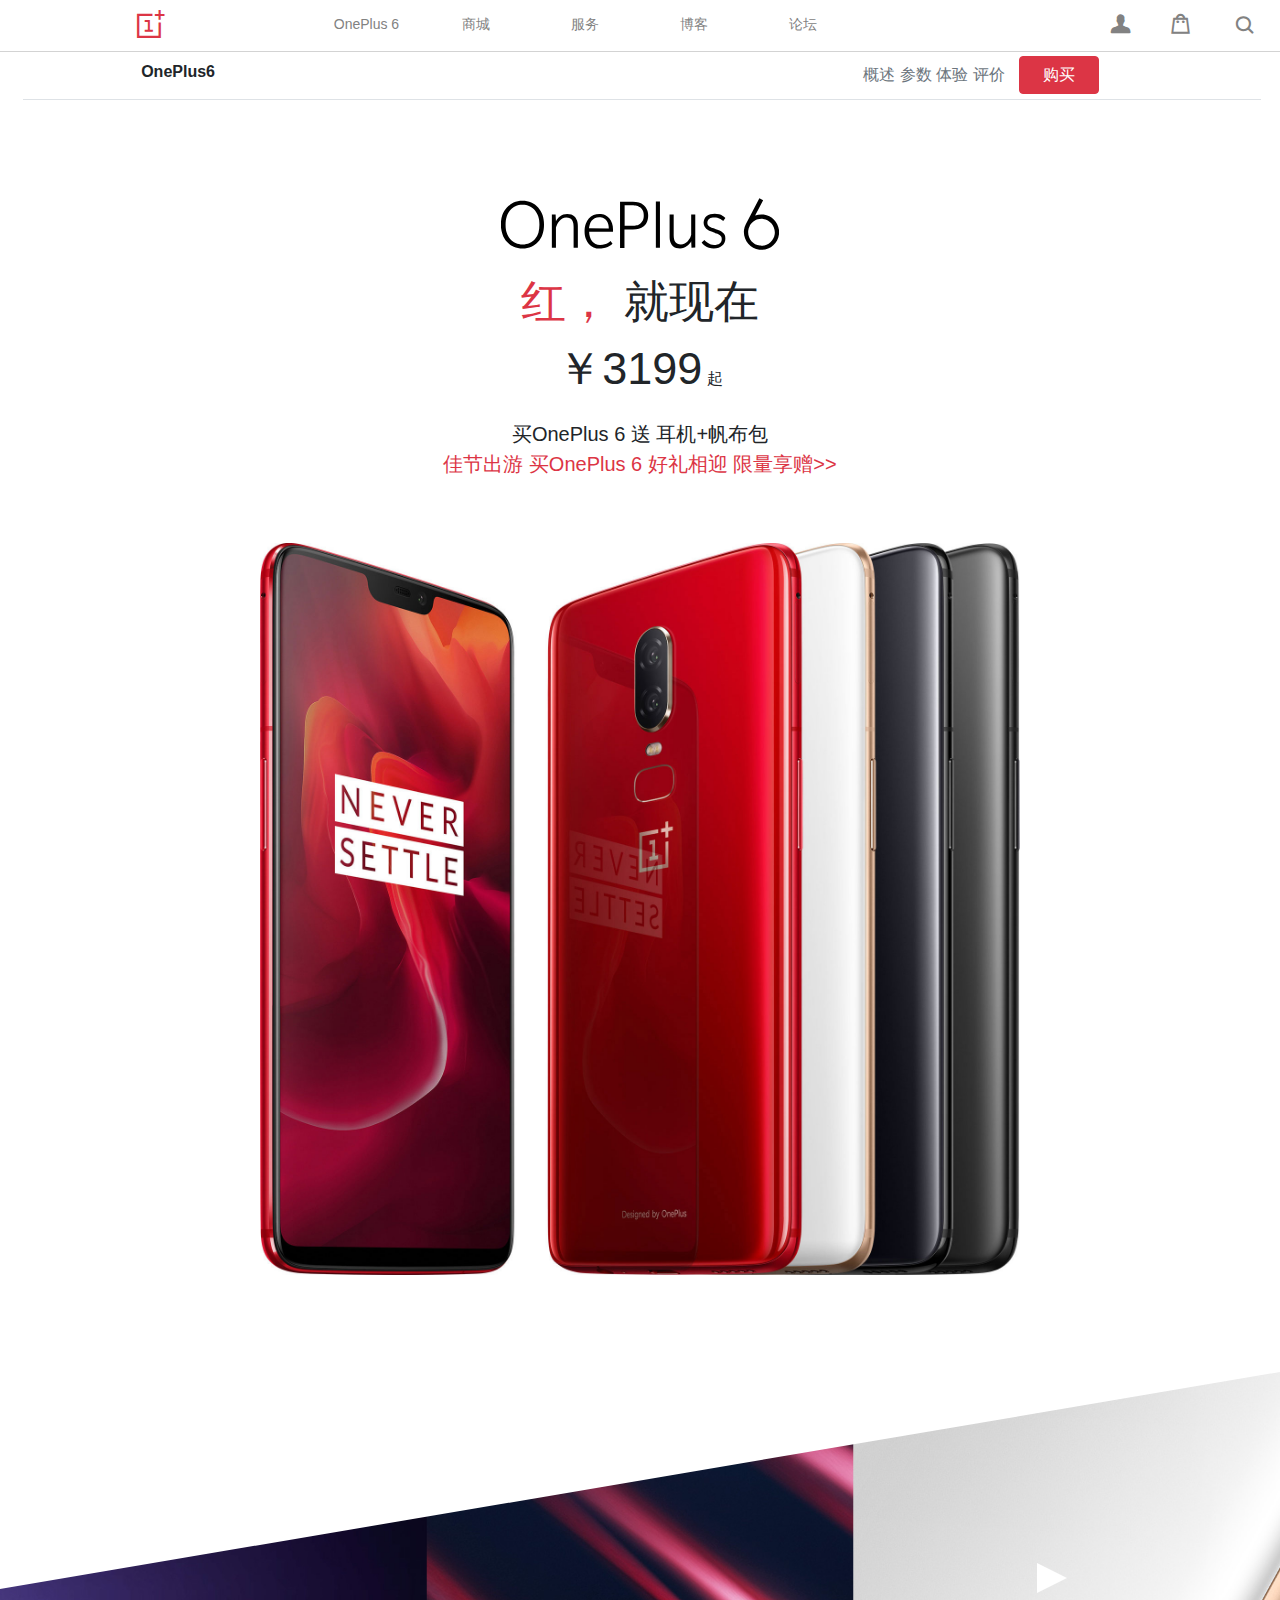
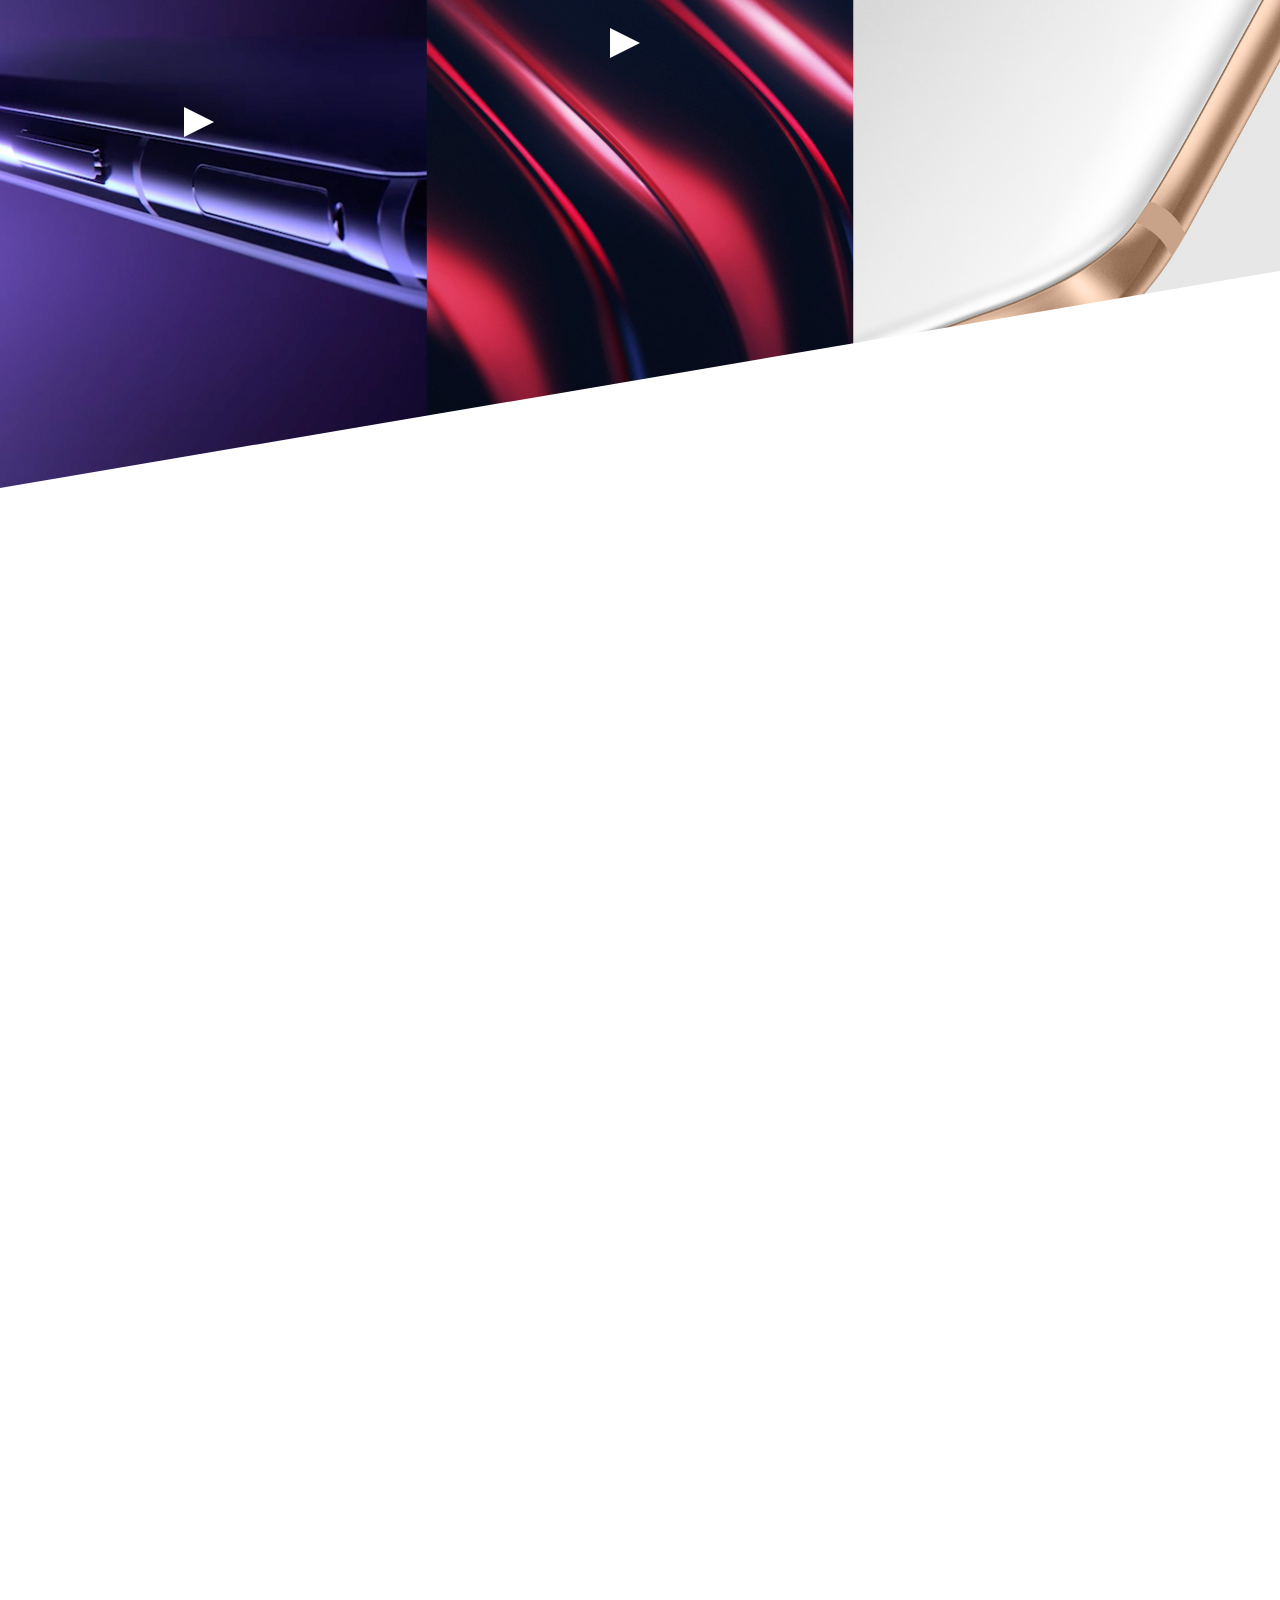
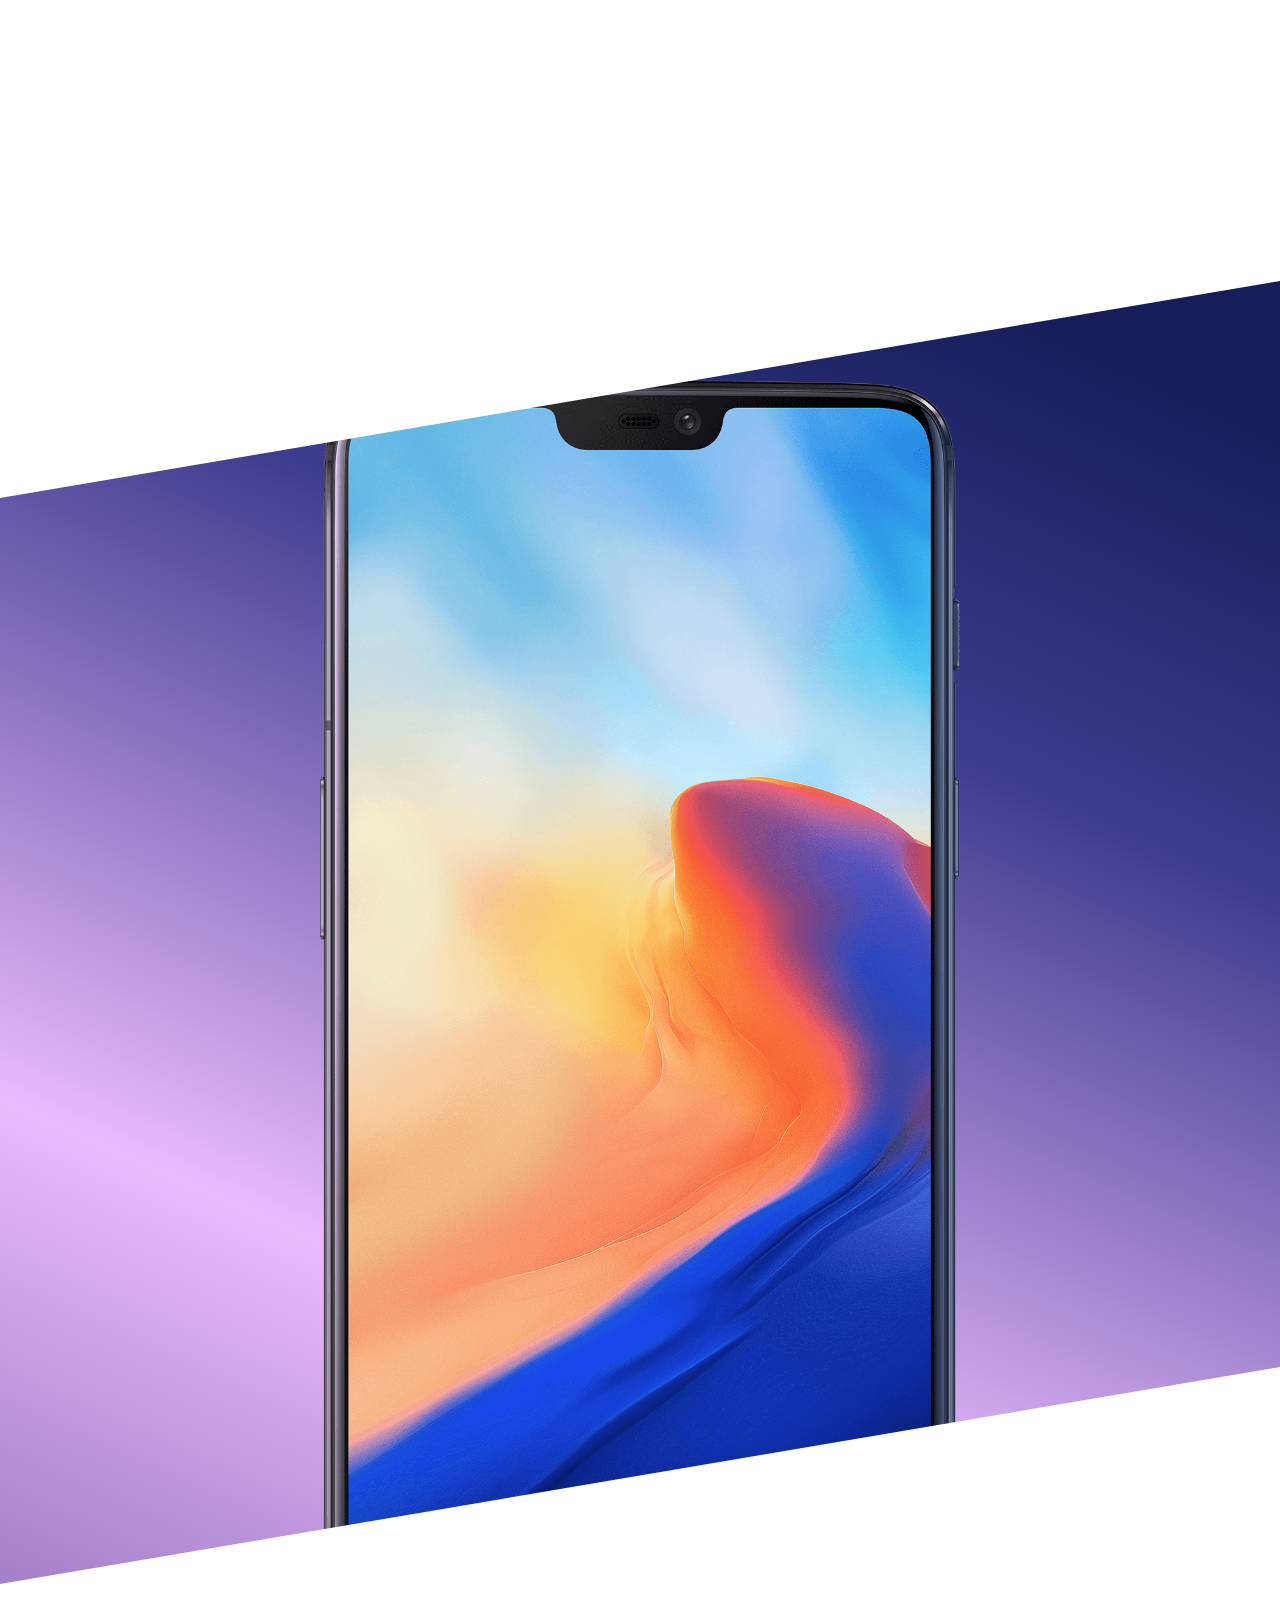
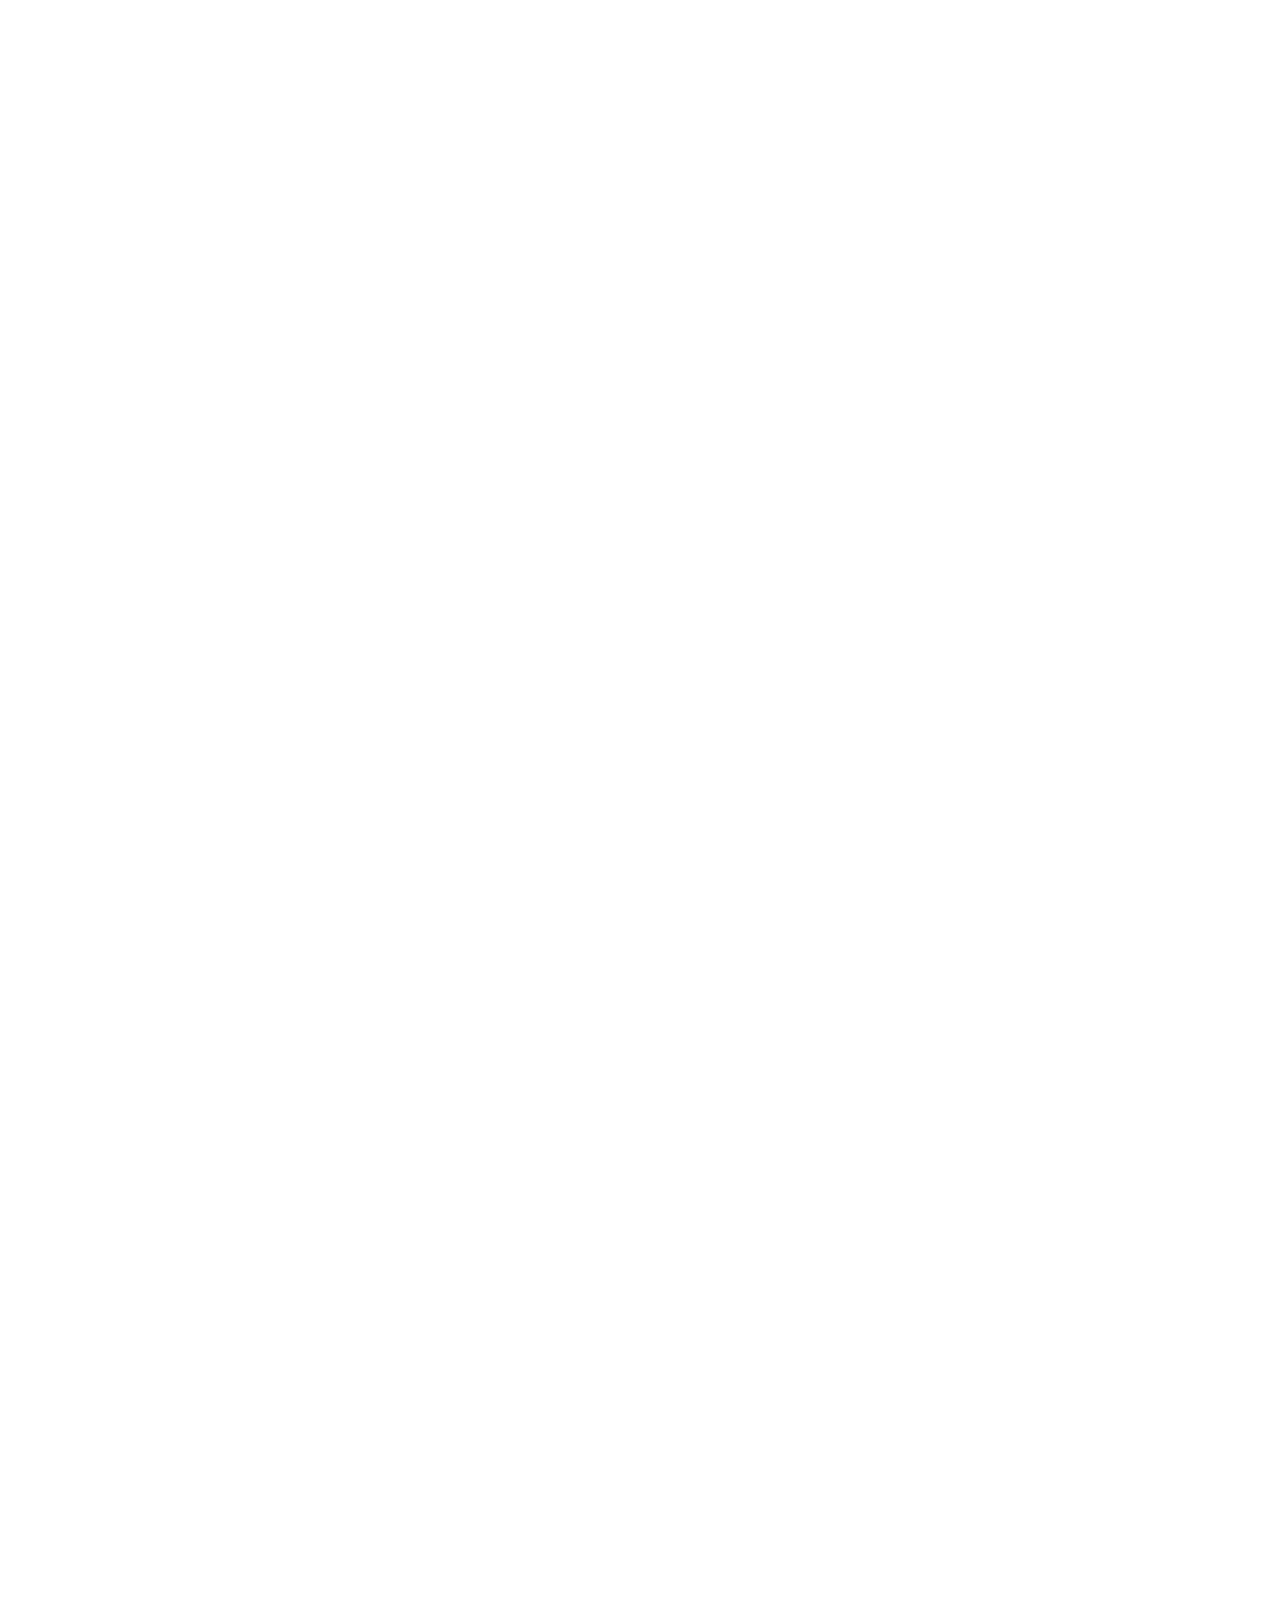
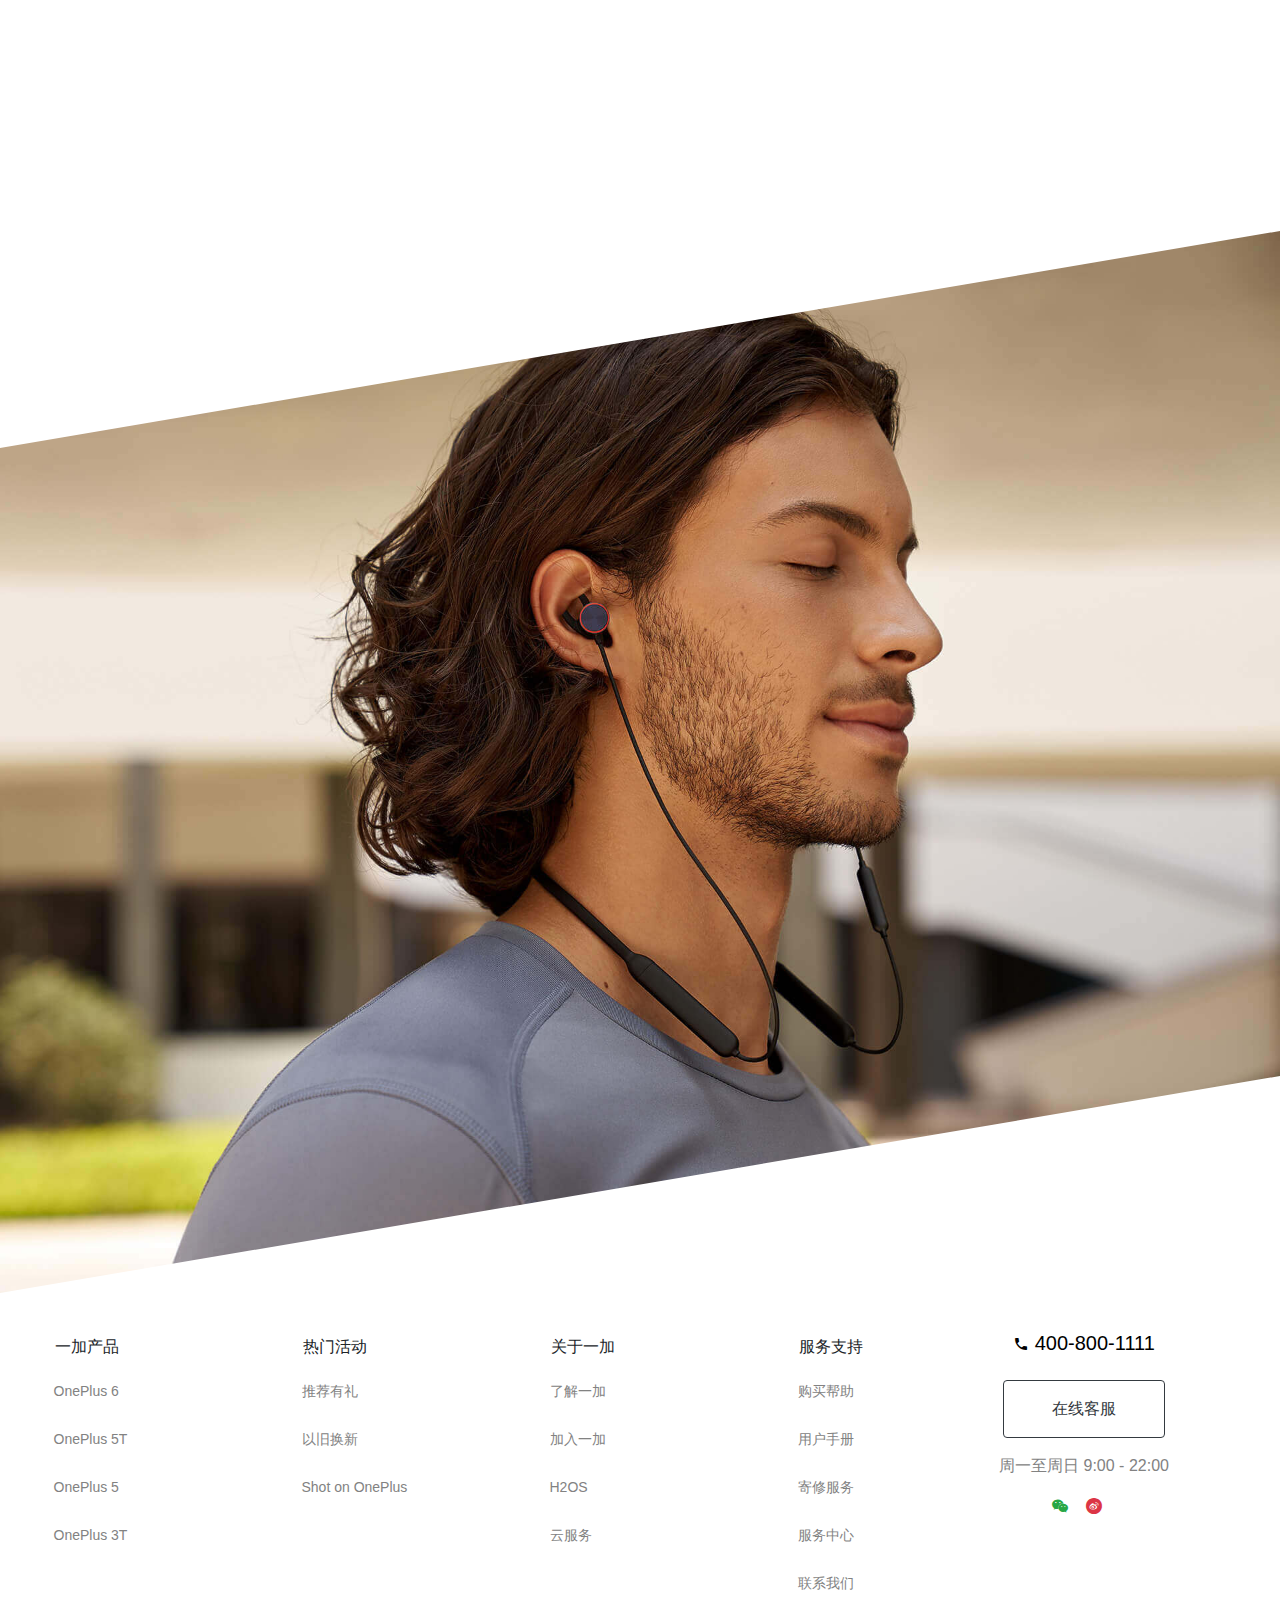
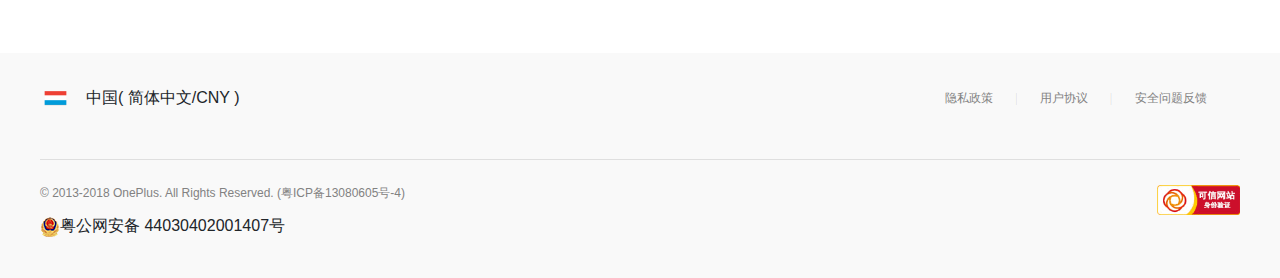
<file: html/OnePlusSix.html>
<!DOCTYPE html>
<html lang="en">
<head>
    <meta charset="UTF-8">
    <meta name="viewport" content="width=device-width, initial-scale=1.0">
    <title>OnePlus6</title>
    <link rel="stylesheet" href="../css/bootstrap.min.css">
    <link rel="stylesheet" href="../css/OnePlusSix_win.css">
    <link rel="stylesheet" href="../css/OnePlusSix_phone.css">
    <link rel="stylesheet" href="../css/iconfont/iconfont.css">
    <link rel="stylesheet" href="../css/animate.min.css">
    <link rel="shortcut icon" type="image/x-icon" href="../img/oneplus.ico">
</head>
<body>


<header>
    <div class="container-fluid col-xl-11 d-flex p-0">
        <!-- Brand and toggle get grouped for better mobile display -->
        <div class="col-1 navbar-header d-xl-none">
            <button type="button" class="btn bg-white btn-list">
                <span class="iconfont icon-list custom"></span>
            </button>
        </div>
        <!--brand-->
        <a class="col-xl-2 mr-xl-5 col-2 m-auto m-xl-0 iconfont icon-yijia text-danger ic-yijia text-center"></a>
        <!--phone-nav-->
        <div class="col-xl-6 col-12 d-xl-flex collapse full-screen p-xl">
            <ul class="nav navbar-nav navbar-expand-xl d-xl-flex text-xl-center">
                <li class="d-xl-none own-li">
                    <button type="button" class="btn bg-transparent btn-remove">
                        <span class="iconfont icon-remove custom"></span>
                    </button>
                    <p class="text-dark">欢迎访问一加官网，请<a href="../html/OnePlusLogin.html">登录</a></p>
                </li>
                <li class="col-xl-4"><a href="OnePlusSix.html">OnePlus 6</a></li>
                <li class="col-xl-4"><a href="OnePlusMall.html">商城</a></li>
                <li class="col-xl-4"><a href="service.html">服务</a></li>
                <li class="col-xl-4"><a href="oneplus-blog.html">博客</a></li>
                <li class="col-xl-4"><a href="#">论坛</a></li>
                <li class="position-relative d-xl-none mt-3"><i class="iconfont icon-search own-search"></i><input type="text" class="col-10 mt-1" style="text-indent: 5%"></li>
            </ul>
        </div>
        <!-- /.navbar-collapse -->
        <ul class="header__right col-xl-4 col-1 list-unstyled">
            <li class="col-xl-2 d-none d-xl-flex account">
                <span class="iconfont icon-zhanghu ic-zhanghu"></span>
                <ul class="account-detail">
                    <li><a href="#">订单</a></li>
                    <li><a href="#">账户</a></li>
                    <li><a href="recommend.html">推荐有礼</a></li>
                    <li class="border-bottom-0 mt-4"><a href="../html/OnePlusLogin.html">登录</a></li>
                </ul>
            </li>
            <li class="col-xl-2 shopping">
                <span class=" iconfont icon-shoppingbagalt ic-shop"></span>
                <ul class="shopping-detail">
                    <li class="text-center pt-3 pb-4">您的购物车里没有商品</li>
                    <li><button class="btn btn-danger col-12">去购物</button></li>
                </ul>
            </li>
            <li class="border-bottom-0"><span class="col-xl-2 d-none d-xl-inline iconfont icon-search"></span></li>
        </ul>

    </div>
    <!-- /.container-fluid -->
</header>


<!--header以上-->

<div class="container-fluid " id="set_top" >
    <div class="row border-bottom ml-2 mr-1">
        <div class=" col-sm-1 offset-sm-1 col-1 font-weight-bold mt-2">OnePlus6</div>
        <div class="col-md-5 offset-md-5 offset-xl-6 col-xl-4 col-4 offset-6">
      <span class="d-lg-inline-block d-md-inline-block d-sm-none d-xl-inline-block display-none">
        <a href="#" class="text-secondary">概述</a>
        <a href="#" class="text-secondary">参数</a>
        <a href="#" class="text-secondary">体验</a>
        <a href="#" class="text-secondary">评价</a>
    </span>
            <a href="#" class="text-secondary btn btn-danger btn-custom mt-1">购买</a>
        </div>
    </div>

    <div class="row border-bottom d-flex d-md-none">
        <div class="col-3 text-center py-3">概述</div>
        <div class="col-3 text-center py-3">参数</div>
        <div class="col-3 text-center py-3">体验</div>
        <div class="col-3 text-center py-3">评价</div>
    </div>

</div>


<div class="container text_show text " id="container1">

    <div class="mt-5">
        <div class="text-center mt-5" >
            <img src="../img/oneplus_6.svg" alt="" class="w-25 mt-5">
        </div>
        <p class="text-center fzr mt-3 mb-0">
            <span class="text-danger">红，</span>
            <span class="">就现在</span>
        </p>
        <p class="text-center ">
            <span class="fzr">￥3199</span>
            <span class="">起</span>
        </p>
        <p class="text-center mb-0">
            <span class="fzrs">买OnePlus 6 送 耳机+帆布包</span>
        </p>
        <p class="text-center ">
            <span class="fzrs text-danger">佳节出游 买OnePlus 6 好礼相迎 限量享赠>></span>
        </p>

        <div class="text-center p-2 p-md-5">
            <img src="../img/da71f98cd8531fbf83e1ec2b868c10d9.jpg" class="w-75" alt="">
        </div>
    </div>

</div>

<!--<div class="container-fluid">-->
<div class="mt-5 hide-img-wrapper transform-phone">
    <div class="hide-img">
        <div class="hide-img2">
            <img src="../img/11467679c60c2916517a7848c19ffa7c.jpg" class="w-100" alt="">
        </div>

        <div class="player-mask">
            <a href="#">
                <div class="left-player-btn">
                    <div class="player-btn  paused">
                    </div>
                </div>
            </a>
        </div>
        <div class="player-mask2">
            <a href="#">
                <div class="left-player-btn">
                    <div class="player-btn paused">
                    </div>
                </div>
            </a>
        </div>
        <div class="player-mask3">
            <a href="#">
                <div class="left-player-btn">
                    <div class="player-btn  paused">
                    </div>
                </div>
            </a>
        </div>

    </div>
</div>
<!--</div>-->
<div class="container text_show text " id="container2">
    <div class="mt-5">
        <p class="text-center text-gradient">
            <span class="fzrs">性能 & 体验</span>
        </p>
        <p class="text-center text-gradient">
            <span class="fzr">够强劲，</span>
            <span class="fzr">才尽兴。</span>
        </p>
        <p class="text-center ">
            <span class="fzrs">全新 OnePlus 6 搭载骁龙™ 845，性能比上一代提升 30%。最高 8GB 四通道 LPDDR4X 大内存+256GB UFS2.1 双通道超大闪存*，App 运行更流畅。令人羡慕的强悍配置之外，还对 50 余款热门游戏进行特别优化，让你的游戏体验，更畅快，更尽兴。</span>
        </p>

        <p class="text-center">
            <span class="fzrs show-more">了解更多</span>
        </p>
        <div class="text-center p-2 p-md-3 mb-0 mt-5">
            <img src="../img/da8e4c4715d1ea18a2184d123f995afa.png" class="w-100" alt="">
        </div>

        <p class="text-center">*你拥有 6GB +64GB /8GB +128GB /8GB +256GB 三种存储组合选择。</p>
    </div>


</div>

<div class="container text_show text mt-5" id="container3">
    <div class="mt-5">
        <p class="text-center text-gradient">
            <span class="fzrs">19:9 超大视野全面屏</span>
        </p>
        <p class="text-center text-gradient">
            <span class="fzr">将震撼，</span>
            <span class="fzr">尽收眼底。</span>
        </p>
        <p class="text-center ">
            <span class="fzrs">和上一代近乎一致的机身，却是高达 6.28 英寸的 Optic AMOLED 屏幕，让你获得更广阔、更震撼的全面屏体验。配合特有的 5 种显示模式，怎么看都舒适。不仅如此，全新优化的全屏手势，左手右手，让你用起来都顺手。</span>
        </p>

        <p class="text-center">
            <span class="fzrs">了解更多</span>
        </p>

    </div>
</div>

<div class="text-center mb-0 ">
    <div class="mt-5 hide-img-wrapper">
        <div class="hide-img hide-img-bg" >
            <div class="hide-img2">
                <img src="../img/screen_positive.png" class="w-50" alt=""  id="hide_img1">
            </div>
        </div>
    </div>
</div>

<div class="container text_show text " id="container4">
    <div class="mt-5">
        <p class="text-center text-gradient">
            <span class="fzrs">H 2OS</span>
        </p>
        <p class="text-center text-gradient">
            <span class="fzr">多一点轻快，</span>
            <span class="fzr">少一点负担。</span>
        </p>
        <p class="text-center ">
            <span class="fzrs">全新 H 2OS 5.1，基于 Android 8.1.0 开发。没有臃肿复杂的功能，有的，是上手就懂的必备技能；没有花样百出的“深度定制”，有的，是用完即走的自由畅快；没有乱七八糟的“广告”推送，有的，是干干净净的纯粹体验。</span>
        </p>

        <p class="text-center">
            <span class="fzrs">了解更多</span>
        </p>
        <div class="row mt-5">
            <div class="col-4 mt-5">
                <img src="../img/side_01.png" class="w-100 mt-5" alt="">
            </div>
            <div class="col-4 mt-5">
                <img src="../img/side_02.png" class="w-100" alt="">
            </div>
            <div class="col-4">
                <img src="../img/side_03.png" class="w-100" alt="">
            </div>
        </div>
    </div>
</div>

<div class="container text_show text " id="container5">
    <div class="mt-5">
        <p class="text-center text-gradient">
            <span class="fzrs">一加云耳</span>
        </p>
        <p class="text-center text-gradient">
            <span class="fzr">在一起，</span>
            <span class="fzr">更合拍。</span>
        </p>
        <p class="text-center ">
            <span class="fzrs">一加云耳音质出色，佩戴舒适，还充电飞快。洗脸刷牙的时间，就能听歌 5 小时。更能与OnePlus 6 默契配合，听歌、接听电话更便捷。尽管我们依然为你保留 3.5mm 耳机孔，但已是时候，试试无线耳机了。</span>
        </p>

        <p class="text-center">
            <span class="fzrs">前往了解</span>
        </p>

    </div>
</div>
<div class="text-center mb-0 ">
    <div class="mt-5 hide-img-wrapper">
        <div class="hide-img hide-img-bg">
            <div class="hide-img2" >
                <img src="../img/bullets_1920.jpg" class="w-100" alt="" id="hide_img2">
            </div>
        </div>
    </div>
</div>

<footer class="container-fluid p-xl-0">
    <div class="row footer__row footer__top">
        <dl class="col-xl-2 mr-xl-5 own-ft">
            <dt class="">一加产品<span class="d-xl-none">+</span></dt>
            <dd class="">OnePlus 6</dd>
            <dd class="">OnePlus 5T</dd>
            <dd class="">OnePlus 5</dd>
            <dd class="">OnePlus 3T</dd>
        </dl>
        <dl class="col-xl-2 mr-xl-5 own-ft">
            <dt class="">热门活动<span class="d-xl-none">+</span></dt>
            <dd class="">推荐有礼</dd>
            <dd class="">以旧换新</dd>
            <dd class="">Shot on OnePlus</dd>
        </dl>
        <dl class="col-xl-2 mr-xl-5 own-ft">
            <dt class="">关于一加<span class="d-xl-none">+</span></dt>
            <dd class="">了解一加</dd>
            <dd class="">加入一加</dd>
            <dd class="">H2OS</dd>
            <dd class="">云服务</dd>
        </dl>
        <dl class="col-xl-2 own-ft">
            <dt class="">服务支持<span class="d-xl-none">+</span></dt>
            <dd class="">购买帮助</dd>
            <dd class="">用户手册</dd>
            <dd class="">寄修服务</dd>
            <dd class="">服务中心</dd>
            <dd class="">联系我们</dd>
        </dl>
        <div class="col-xl-2 own-ft-last">
            <p class="text-center footer__p-phone">
                <i class="d-inline-block iconfont icon-phone"></i>
                <span>400-800-1111</span>
            </p>
            <button class="btn btn-outline-dark border-dark p-md-3 pl-md-5 pr-md-5">在线客服</button>
            <p class="pt-md-2 m-md-0">周一至周日 9:00 - 22:00</p>
            <p class="">
                <i class="d-inline-block iconfont icon-iconfontweixin footer__i text-success">
                    <img class="qr-code" src="../img/qr-code.png"/>
                </i>
                <i class="d-inline-block iconfont icon-weibo footer__i text-danger"></i>
            </p>
        </div>
    </div>

    <div class="container-fluid bg-own">
        <div class="footer__row footer__center">
            <p class=""><i class="d-inline-block china"></i>中国( 简体中文/CNY )</p>
            <p class="last-p col-xl-4 text-xl-right"><span>隐私政策</span> | <span>用户协议</span> | <span>安全问题反馈</span></p>
        </div>
    </div>

    <div class="container-fluid bg-own">
        <div class="footer__row footer__bottom">
            <div class="footer__bottom__left">
                <p class="first-p">© 2013-2018 OnePlus. All Rights Reserved. (粤ICP备13080605号-4)</p>
                <p class=""><img src="../img/police.png" alt="">粤公网安备 44030402001407号</p>
            </div>
            <img src="../img/trust.png" alt="" width="83" height="30">
        </div>
    </div>
</footer>


<script src="../js/jquery-3.2.1.min.js"></script>
<script src="../js/jquery.mousewheel.min.js"></script>
<script src="../js/OnePlusSix.js"></script>
</body>
</html>
</file>
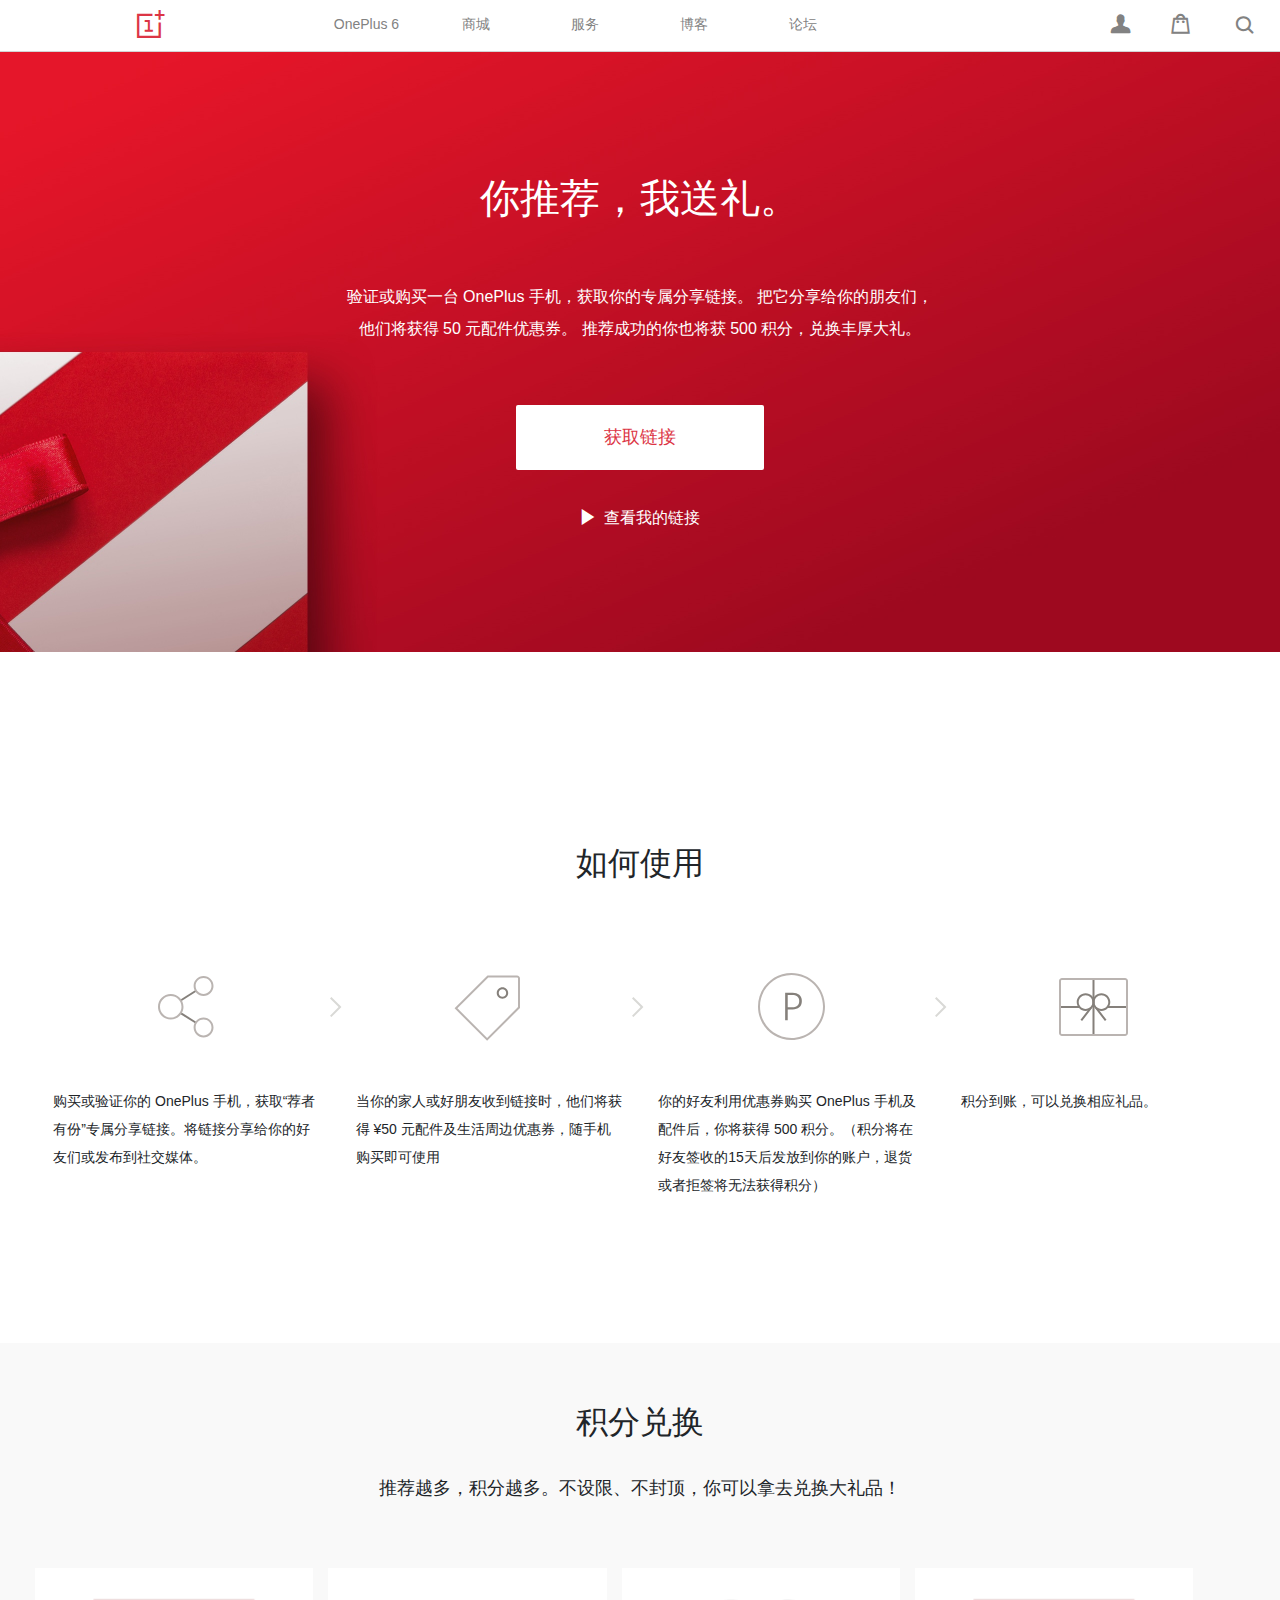
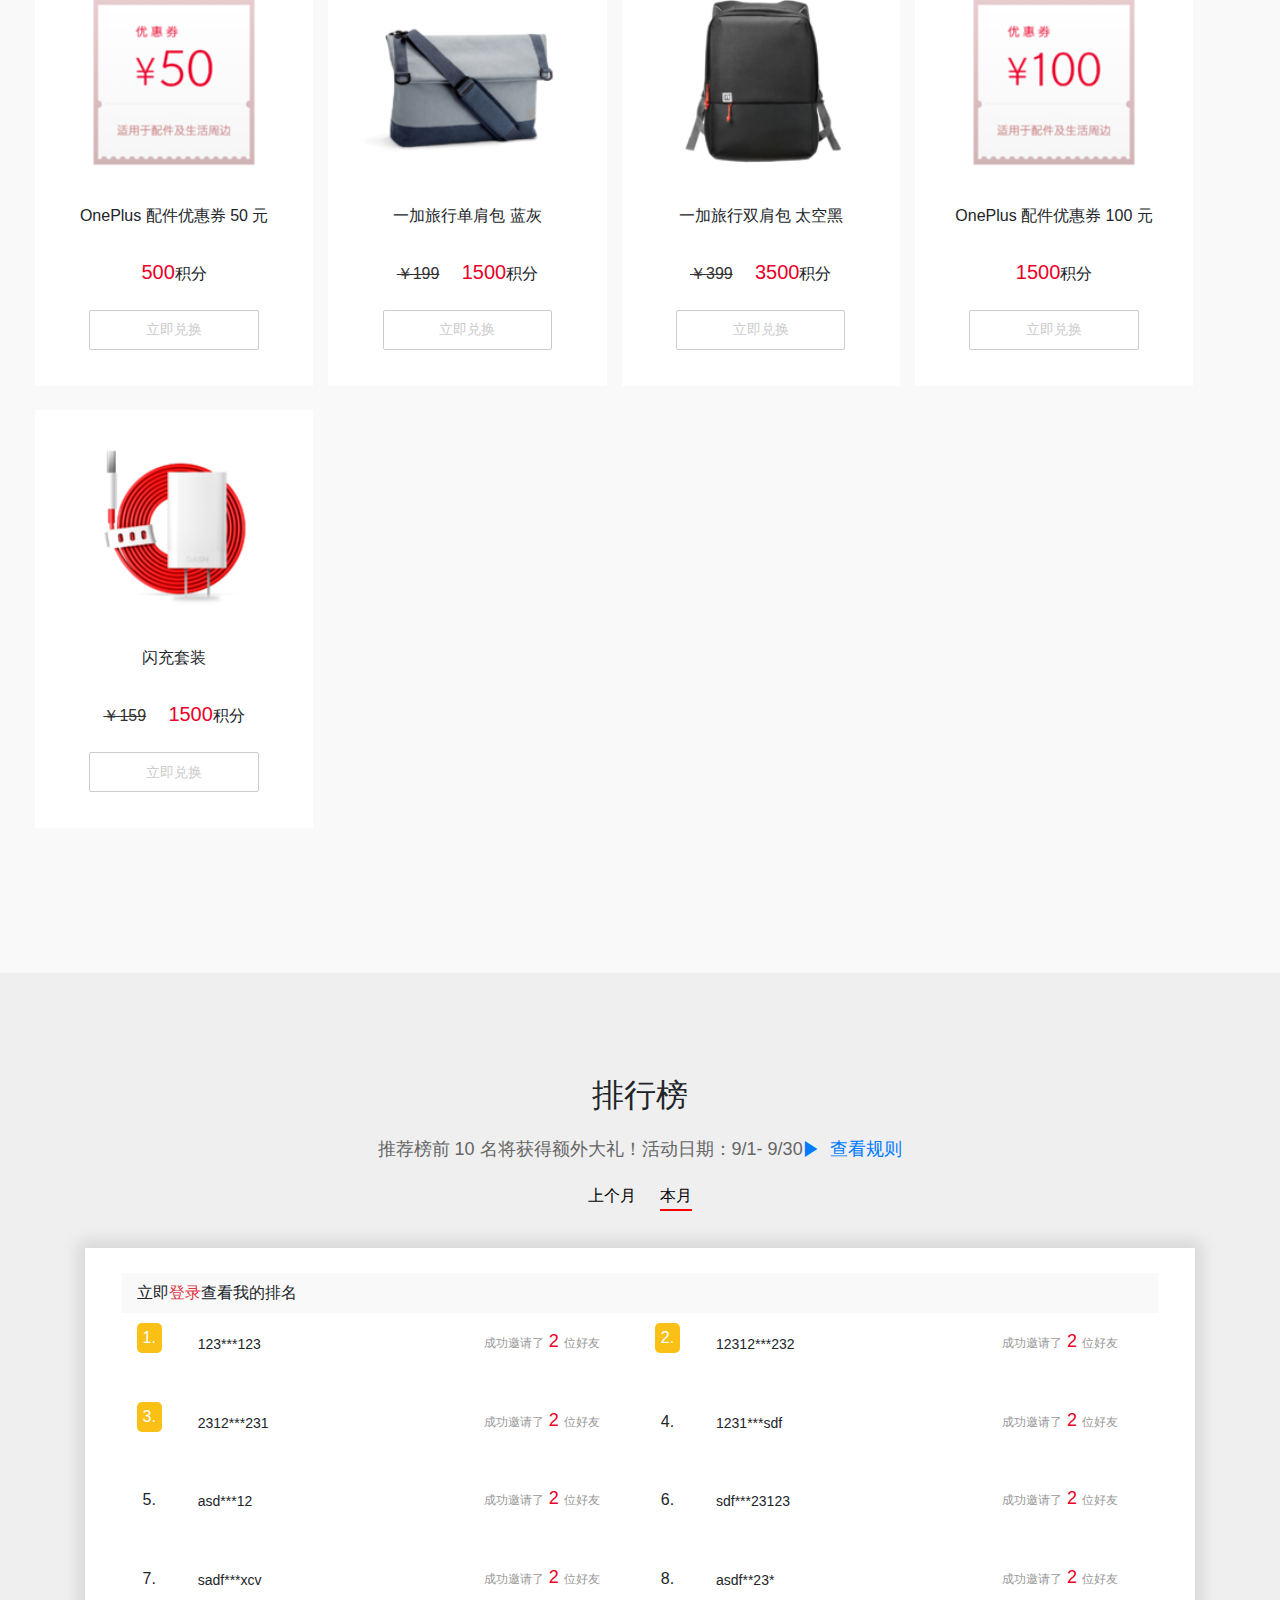
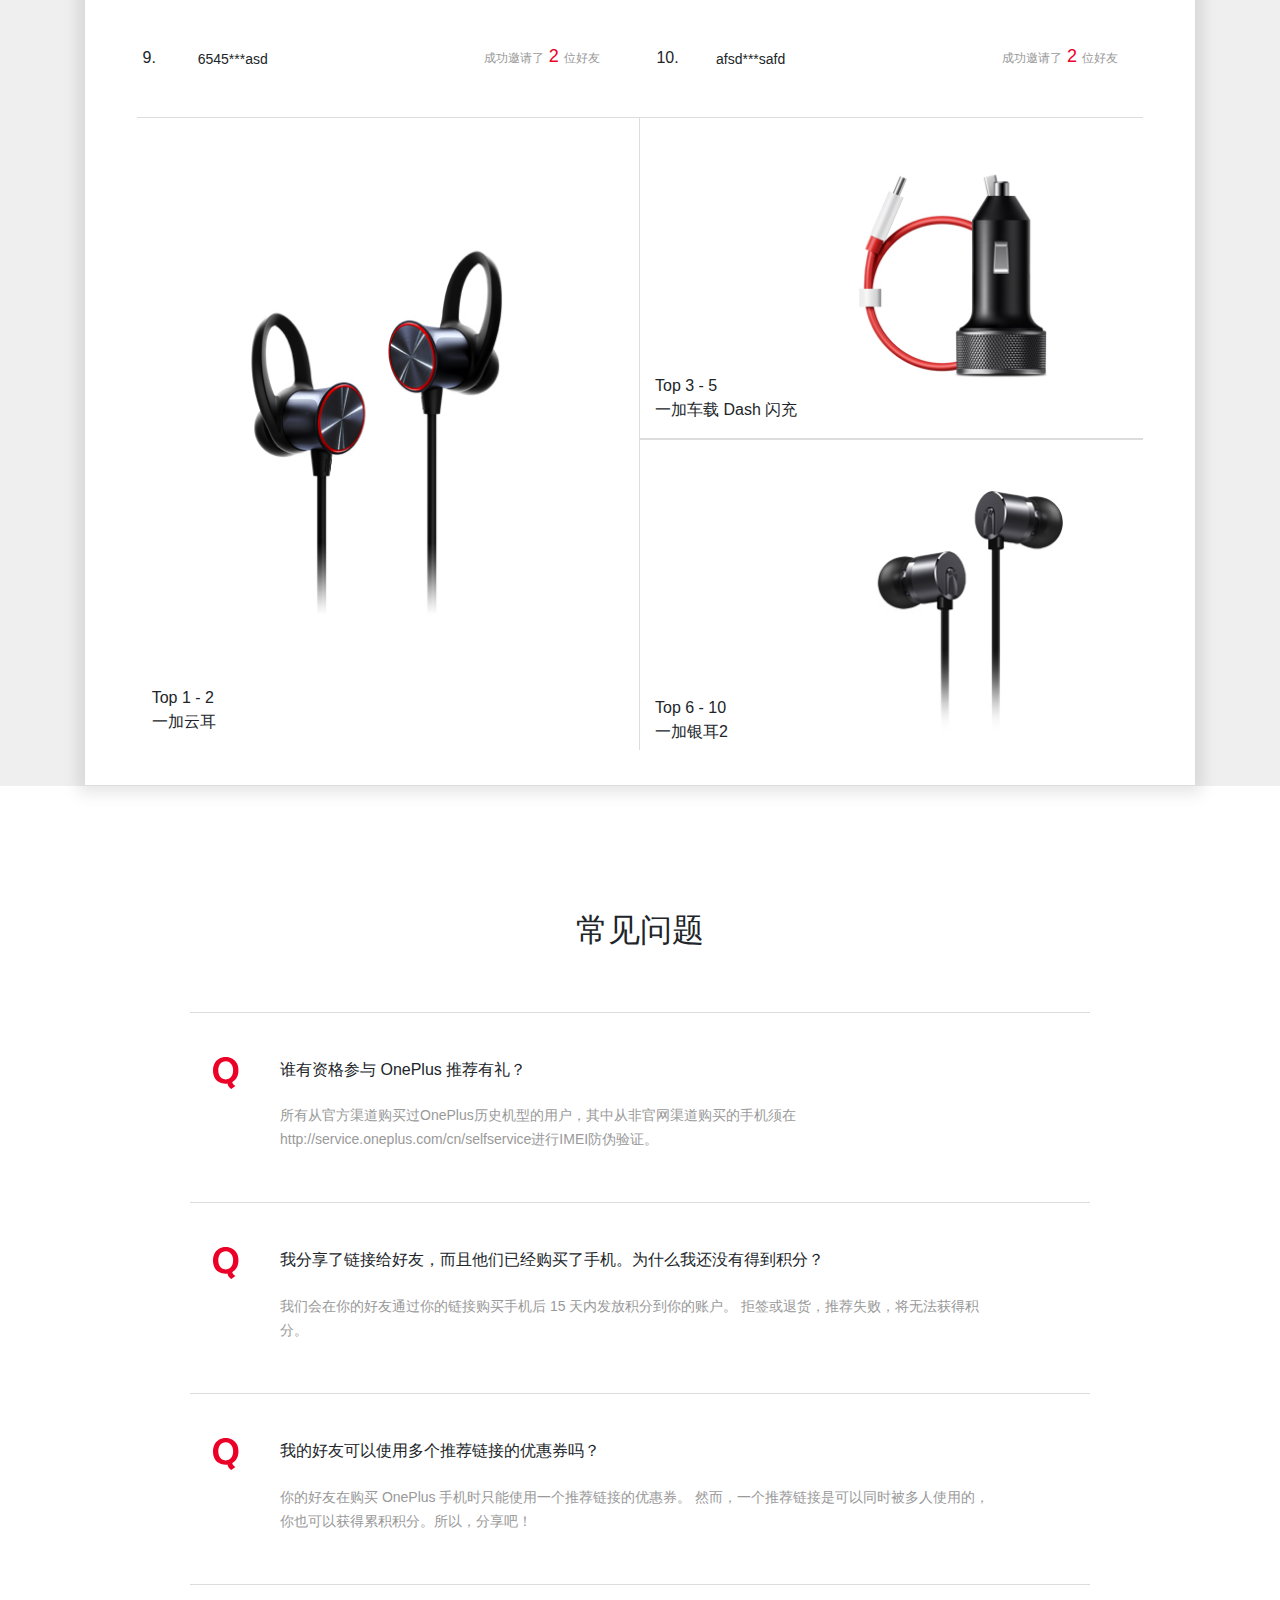
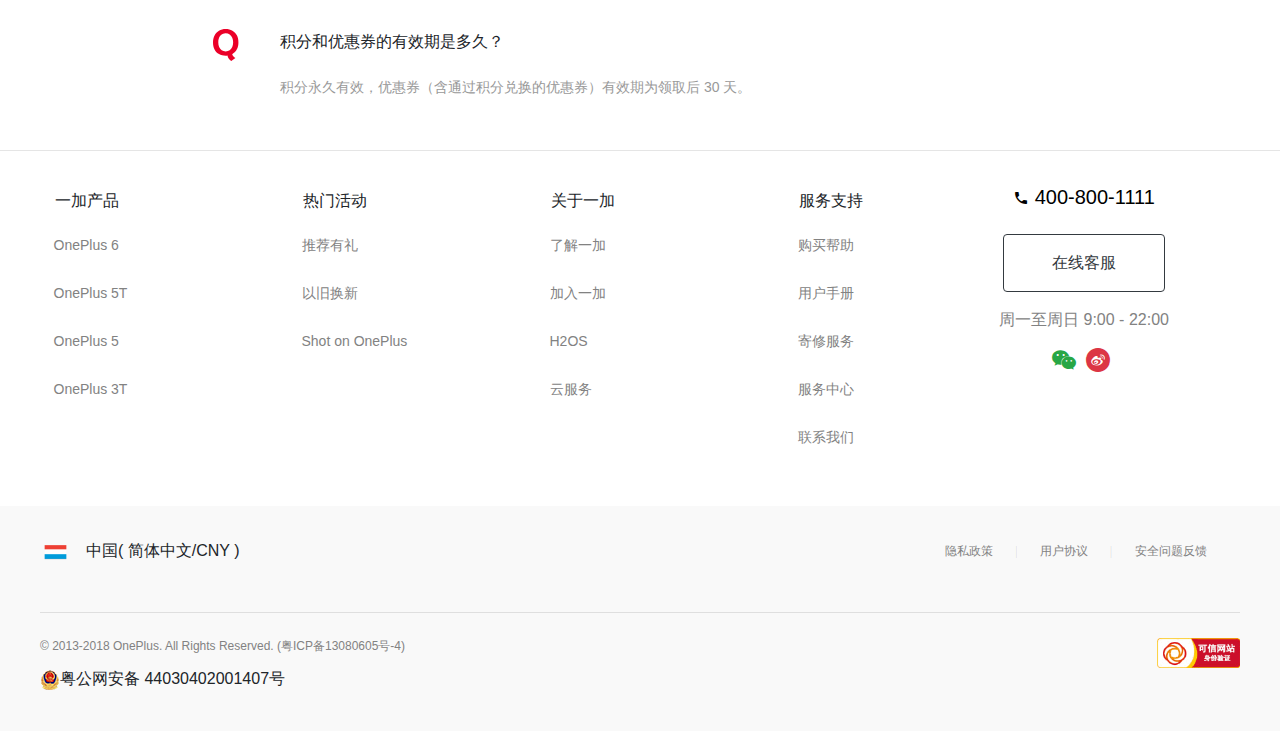
<file: html/recommend.html>
<!DOCTYPE html>
<html lang="en">
<head>
    <meta charset="UTF-8">
    <meta name="viewport" content="width=device-width, initial-scale=1, minimum-scale=1, maximum-scale=1">
    <title>一加推荐有礼|推荐、分享、获配件优惠券/兑奖积分</title>
    <link rel="stylesheet" href="../css/bootstrap.min.css">
    <link rel="stylesheet" href="../css/iconfont.css">
    <link rel="stylesheet" href="../css/recommend.css">
    <link rel="shortcut icon" type="image/x-icon" href="../img/oneplus.ico">
    <script src="../js/jquery-3.2.1.min.js"></script>
</head>
<body>
    <header>
    <div class="container-fluid col-xl-11 d-flex p-0">
        <!-- Brand and toggle get grouped for better mobile display -->
        <div class="col-1 navbar-header d-xl-none">
            <button type="button" class="btn bg-white btn-list">
                <span class="iconfont icon-list custom"></span>
            </button>
        </div>
        <!--brand-->
        <a class="col-xl-2 mr-xl-5 col-2 m-auto m-xl-0 iconfont icon-yijia text-danger text-center ic-yijia"></a>
        <!--phone-nav-->
        <div class="col-xl-6 col-12 d-xl-flex collapse full-screen p-xl">
            <ul class="nav navbar-nav navbar-expand-xl d-xl-flex">
                <li class="d-xl-none own-li">
                    <button type="button" class="btn bg-transparent btn-remove">
                        <span class="iconfont icon-remove custom"></span>
                    </button>
                    <p class="text-dark">欢迎访问一加官网，请<a href="html/OnePlusLogin.html">登录</a></p>
                </li>
                <li class="col-xl-4"><a href="OnePlusSix.html">OnePlus 6</a></li>
                <li class="col-xl-4"><a href="OnePlusMall.html">商城</a></li>
                <li class="col-xl-4"><a href="service.html">服务</a></li>
                <li class="col-xl-4"><a href="oneplus-blog.html">博客</a></li>
                <li class="col-xl-4"><a href="#">论坛</a></li>
                <li class="position-relative d-xl-none mt-3"><i class="iconfont icon-search own-search"></i><input type="text" class="col-10 mt-1" style="text-indent: 5%"></li>
            </ul>
        </div>
        <!-- /.navbar-collapse -->
        <ul class="header__right col-xl-4 col-1 list-unstyled">
            <li class="col-xl-2 d-none d-xl-flex account">
                <span class="iconfont icon-zhanghu ic-zhanghu"></span>
                <ul class="account-detail">
                    <li><a href="#">订单</a></li>
                    <li><a href="#">账户</a></li>
                    <li><a href="recommend.html">推荐有礼</a></li>
                    <li class="border-bottom-0 mt-4"><a href="#">登录</a></li>
                </ul>
            </li>
            <li class="col-xl-2 shopping">
                <span class=" iconfont icon-shoppingbagalt ic-shop"></span>
                <ul class="shopping-detail">
                    <li class="text-center pt-3 pb-4">您的购物车里没有商品</li>
                    <li><button class="btn btn-danger col-12">去购物</button></li>
                </ul>
            </li>
            <li class="border-bottom-0"><span class="col-xl-2 d-none d-xl-inline iconfont icon-search"></span></li>
        </ul>

    </div>
    <!-- /.container-fluid -->
</header>

    <div class="container-fluid recommend d-flex justify-content-center align-items-center text-white text-center">
        <div class="col-md-6 col-11 recommend__box text-center">
            <h1 class="recommend__h1">你推荐，我送礼。</h1>
            <p class="recommend__p">验证或购买一台 OnePlus 手机，获取你的专属分享链接。
                把它分享给你的朋友们，他们将获得 50 元配件优惠券。
                推荐成功的你也将获 500 积分，兑换丰厚大礼。</p>
            <button class="col-sm-5 col-9 btn bg-white text-danger get-href">获取链接</button><br>
            <a href="#" class="text-white"><i class="iconfont icon-sanjiao"></i>查看我的链接</a>
        </div>
    </div>

    <div class="container-fluid how-use d-md-flex justify-content-md-center">
        <div class="d-md-flex flex-md-wrap how-use__box m-auto justify-content-md-around">
            <h2 class="how-use__h2 col-12 text-center">如何使用</h2>
            <div class="d-md-flex flex-md-wrap flex-md-column share"><p>购买或验证你的 OnePlus 手机，获取“荐者有份”专属分享链接。将链接分享给你的好友们或发布到社交媒体。</p></div>
            <div class="d-md-flex flex-md-wrap flex-md-column coupon"><p>当你的家人或好朋友收到链接时，他们将获得 ¥50 元配件及生活周边优惠券，随手机购买即可使用</p><i class="how-use__arrow"></i></div>
            <div class="d-md-flex flex-md-wrap flex-md-column integral"><p>你的好友利用优惠券购买 OnePlus 手机及配件后，你将获得 500 积分。（积分将在好友签收的15天后发放到你的账户，退货或者拒签将无法获得积分）</p><i class="how-use__arrow"></i></div>
            <div class="d-md-flex flex-md-wrap flex-md-column gift"><p>积分到账，可以兑换相应礼品。</p><i class="how-use__arrow"></i></div>
        </div>
    </div>

    <div class="container-fluid exchange">
        <div class="row exchange__box m-auto">
            <h2 class="exchange__h2 col-12 text-center">积分兑换</h2>
            <h3 class="exchange__h3 col-12 text-center">推荐越多，积分越多。不设限、不封顶，你可以拿去兑换大礼品！</h3>
            <div class="exchange__list col-12 d-flex flex-wrap text-center">
                <div>
                    <img src="../img/50_coupon.png" alt="">
                    <p>OnePlus 配件优惠券 50 元</p>
                    <p><span>500</span>积分</p>
                    <button class="btn exchange-btn">立即兑换</button>
                </div>
                <div>
                    <img src="../img/shoulder_bag.png" alt="">
                    <p>一加旅行单肩包 蓝灰</p>
                    <p class="intetral-p"><del>￥199</del><span>1500</span>积分</p>
                    <button class="btn exchange-btn">立即兑换</button>
                </div>
                <div>
                    <img src="../img/backpack.png" alt="">
                    <p>一加旅行双肩包 太空黑</p>
                    <p class="intetral-p"><del>￥399</del><span>3500</span>积分</p>
                    <button class="btn exchange-btn">立即兑换</button>
                </div>
                <div>
                    <img src="../img/100_coupon.png" alt="">
                    <p>OnePlus 配件优惠券 100 元</p>
                    <p><span>1500</span>积分</p>
                    <button class="btn exchange-btn">立即兑换</button>
                </div>
                <div>
                    <img src="../img/charging_suit.png" alt="">
                    <p>闪充套装</p>
                    <p class="intetral-p"><del>￥159</del><span>1500</span>积分</p>
                    <button class="btn exchange-btn">立即兑换</button>
                </div>
            </div>
        </div>
    </div>

    <div class="container-fluid leaderboard">
        <div class="row leaderboard__box m-auto flex-column align-items-center">
            <h2 class="leaderboard__box__h2">排行榜</h2>
            <h3 class="leaderboard__box__h3 text-center col-md-12">推荐榜前 10 名将获得额外大礼！活动日期：9/1- 9/30<a href="#" class="look-rule"><i class="iconfont icon-sanjiao"></i>查看规则</a></h3>
            <p class="leaderboard__time"><a href="#" class="mr-4">上个月</a><a href="#" class="this-month">本月</a></p>
            <div class="row leaderboard__content col-md-11 col-12">
                <p class="col-12">立即<a href="" class="text-danger">登录</a>查看我的排名</p>
                <div class="rangking">
                    <p class="mark">1.</p>
                    <p class="user-name">123***123</p>
                    <p class="invite">成功邀请了<span>2</span>位好友</p>
                </div>
                <div class="rangking">
                    <p class="mark">2.</p>
                    <p class="user-name">12312***232</p>
                    <p class="invite">成功邀请了<span>2</span>位好友</p>
                </div>
                <div class="rangking">
                    <p class="mark">3.</p>
                    <p class="user-name">2312***231</p>
                    <p class="invite">成功邀请了<span>2</span>位好友</p>
                </div>
                <div class="rangking">
                    <p>4.</p>
                    <p class="user-name">1231***sdf</p>
                    <p class="invite">成功邀请了<span>2</span>位好友</p>
                </div>
                <div class="rangking">
                    <p>5.</p>
                    <p class="user-name">asd***12</p>
                    <p class="invite">成功邀请了<span>2</span>位好友</p>
                </div>
                <div class="rangking">
                    <p>6.</p>
                    <p class="user-name">sdf***23123</p>
                    <p class="invite">成功邀请了<span>2</span>位好友</p>
                </div>
                <div class="rangking">
                    <p>7.</p>
                    <p class="user-name">sadf***xcv</p>
                    <p class="invite">成功邀请了<span>2</span>位好友</p>
                </div>
                <div class="rangking">
                    <p>8.</p>
                    <p class="user-name">asdf**23*</p>
                    <p class="invite">成功邀请了<span>2</span>位好友</p>
                </div>
                <div class="rangking">
                    <p>9.</p>
                    <p class="user-name">6545***asd</p>
                    <p class="invite">成功邀请了<span>2</span>位好友</p>
                </div>
                <div class="rangking">
                    <p>10.</p>
                    <p class="user-name">afsd***safd</p>
                    <p class="invite">成功邀请了<span>2</span>位好友</p>
                </div>

                <div class="prize-show col-12">
                    <div class="col-md-6 float-left item-big">
                        <div class="left-img-box">
                            <img src="../img/cloud_ear.jpg" alt="" class="left-img">
                            <p>Top 1 - 2<br>一加云耳</p>
                        </div>
                    </div>
                    <div class="col-md-6 float-left item-small">
                        <div class="right-img-box">
                            <img src="../img/car.jpg" alt="">
                            <p class="">Top 3 - 5<br>一加车载 Dash 闪充</p>
                        </div>
                    </div>
                    <div class="col-md-6 float-left item-small border-bottom-0">
                        <div class="right-img-box">
                            <img src="../img/sliver_ear.jpg" alt="">
                            <p class="">Top 6 - 10<br>一加银耳2</p>
                        </div>
                    </div>
                </div>
            </div>
        </div>
    </div>

    <div class="container-fluid commonly-problem">
        <h2 class="commonly-problem__h2 text-center">常见问题</h2>
        <div class="commonly-problem__box m-auto">
            <dl class="col-12">
                <dt>谁有资格参与 OnePlus 推荐有礼？<span class="d-xl-none">+</span></dt>
                <dd>所有从官方渠道购买过OnePlus历史机型的用户，其中从非官网渠道购买的手机须在http://service.oneplus.com/cn/selfservice进行IMEI防伪验证。</dd>
            </dl>
            <dl class="col-12">
                <dt>我分享了链接给好友，而且他们已经购买了手机。为什么我还没有得到积分？<span class="d-xl-none">+</span></dt>
                <dd>我们会在你的好友通过你的链接购买手机后 15 天内发放积分到你的账户。
                    拒签或退货，推荐失败，将无法获得积分。</dd>
            </dl>
            <dl class="col-12">
                <dt>我的好友可以使用多个推荐链接的优惠券吗？<span class="d-xl-none">+</span></dt>
                <dd>你的好友在购买 OnePlus 手机时只能使用一个推荐链接的优惠券。
                    然而，一个推荐链接是可以同时被多人使用的，你也可以获得累积积分。所以，分享吧！</dd>
            </dl>
            <dl class="col-12">
                <dt>积分和优惠券的有效期是多久？<span class="d-xl-none">+</span></dt>
                <dd>积分永久有效，优惠券（含通过积分兑换的优惠券）有效期为领取后 30 天。</dd>
            </dl>
        </div>
    </div>

    <footer class="container-fluid p-xl-0">
        <div class="row footer__row footer__top">
            <dl class="col-xl-2 mr-xl-5 own-ft">
                <dt class="">一加产品<span class="d-xl-none">+</span></dt>
                <dd class="">OnePlus 6</dd>
                <dd class="">OnePlus 5T</dd>
                <dd class="">OnePlus 5</dd>
                <dd class="">OnePlus 3T</dd>
            </dl>
            <dl class="col-xl-2 mr-xl-5 own-ft">
                <dt class="">热门活动<span class="d-xl-none">+</span></dt>
                <dd class="">推荐有礼</dd>
                <dd class="">以旧换新</dd>
                <dd class="">Shot on OnePlus</dd>
            </dl>
            <dl class="col-xl-2 mr-xl-5 own-ft">
                <dt class="">关于一加<span class="d-xl-none">+</span></dt>
                <dd class="">了解一加</dd>
                <dd class="">加入一加</dd>
                <dd class="">H2OS</dd>
                <dd class="">云服务</dd>
            </dl>
            <dl class="col-xl-2 own-ft">
                <dt class="">服务支持<span class="d-xl-none">+</span></dt>
                <dd class="">购买帮助</dd>
                <dd class="">用户手册</dd>
                <dd class="">寄修服务</dd>
                <dd class="">服务中心</dd>
                <dd class="">联系我们</dd>
            </dl>
            <div class="col-xl-2 own-ft-last">
                <p class="text-center footer__p-phone">
                    <i class="d-inline-block iconfont icon-phone"></i>
                    <span>400-800-1111</span>
                </p>
                <button class="btn btn-outline-dark border-dark p-md-3 pl-md-5 pr-md-5">在线客服</button>
                <p class="pt-md-2 m-md-0">周一至周日 9:00 - 22:00</p>
                <p class="">
                    <i class="d-inline-block iconfont icon-iconfontweixin footer__i text-success">
                        <img class="qr-code" src="../img/qr-code.png"/>
                    </i>
                    <i class="d-inline-block iconfont icon-weibo footer__i text-danger"></i>
                </p>
            </div>
        </div>

        <div class="container-fluid bg-own">
            <div class="footer__row footer__center">
                <p class=""><i class="d-inline-block china"></i>中国( 简体中文/CNY )</p>
                <p class="last-p col-xl-4 text-xl-right"><span>隐私政策</span> | <span>用户协议</span> | <span>安全问题反馈</span></p>
            </div>
        </div>

        <div class="container-fluid bg-own">
            <div class="footer__row footer__bottom">
                <div class="footer__bottom__left">
                    <p class="first-p">© 2013-2018 OnePlus. All Rights Reserved. (粤ICP备13080605号-4)</p>
                    <p class=""><img src="../img/police.png" alt="">粤公网安备 44030402001407号</p>
                </div>
                <img src="../img/trust.png" alt="" width="83" height="30">
            </div>
        </div>
    </footer>

    <script src="../js/recommend.js"></script>
</body>
</html>
</file>
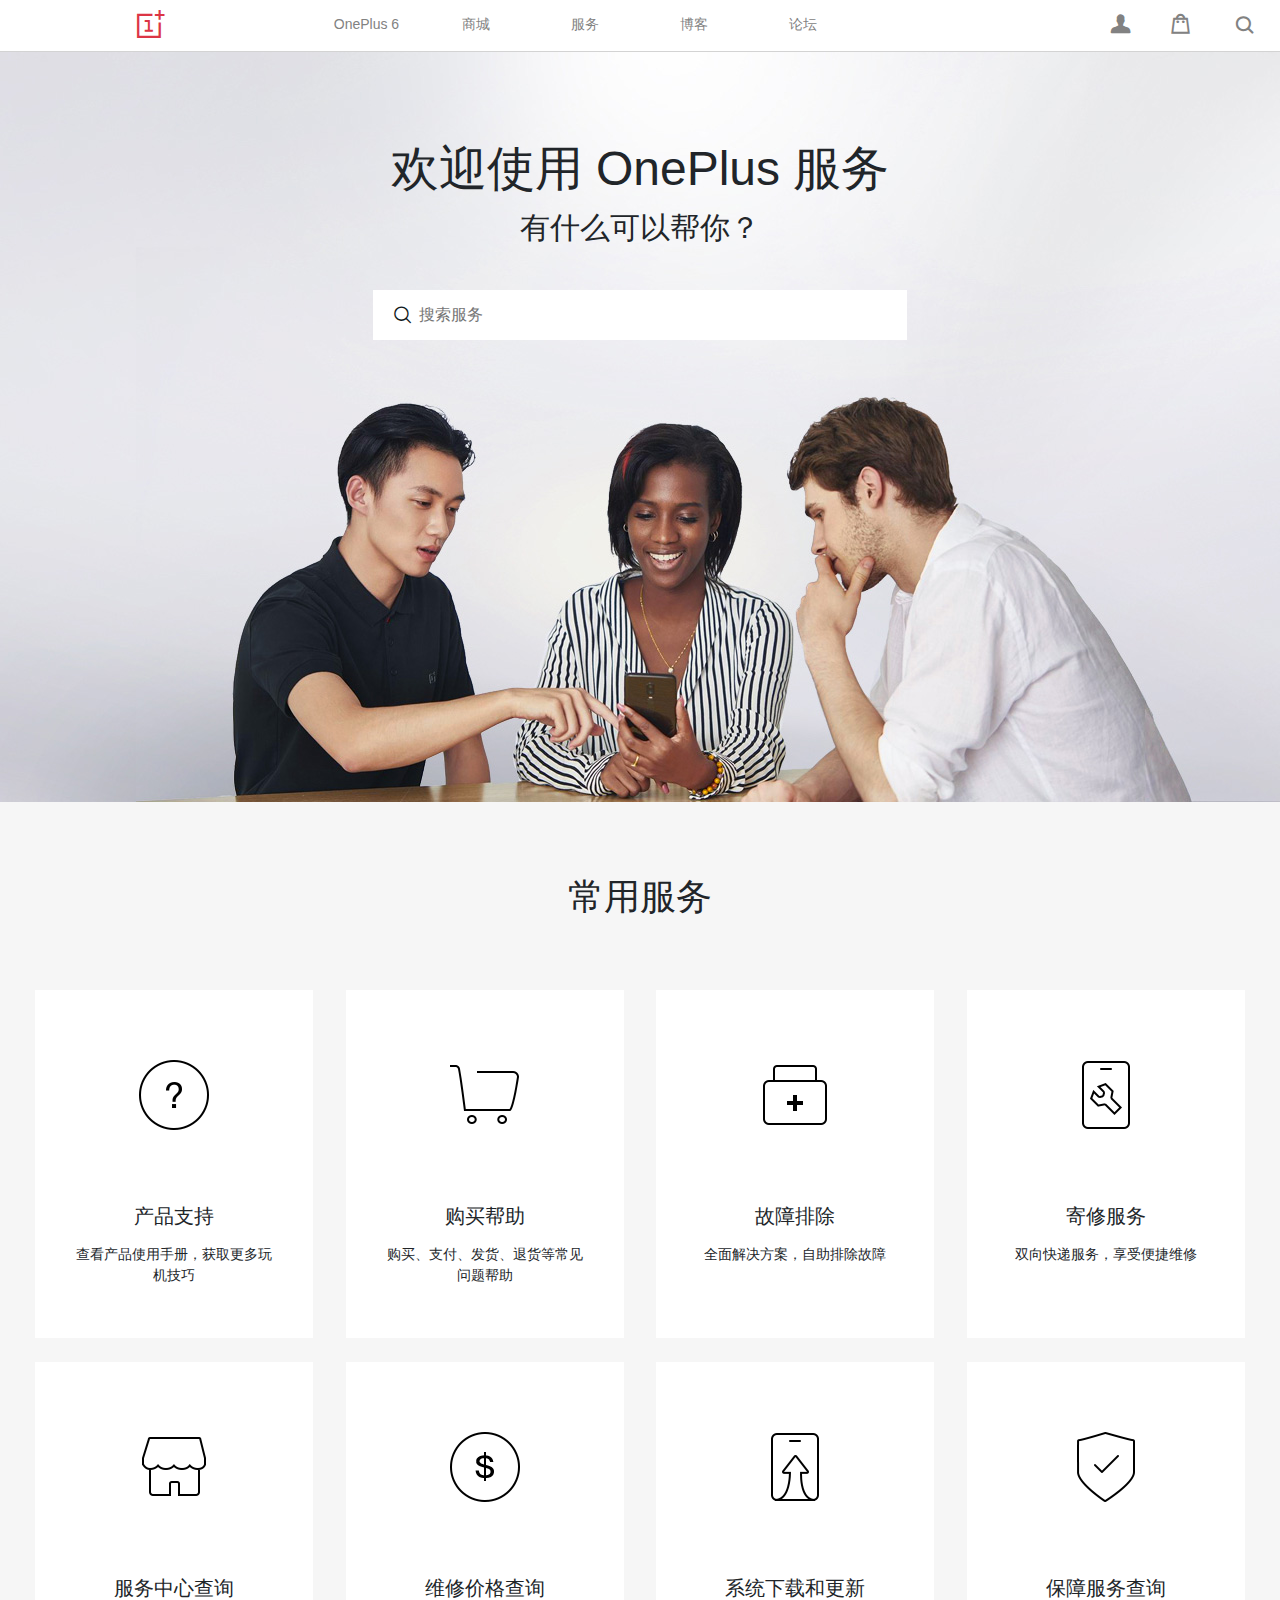
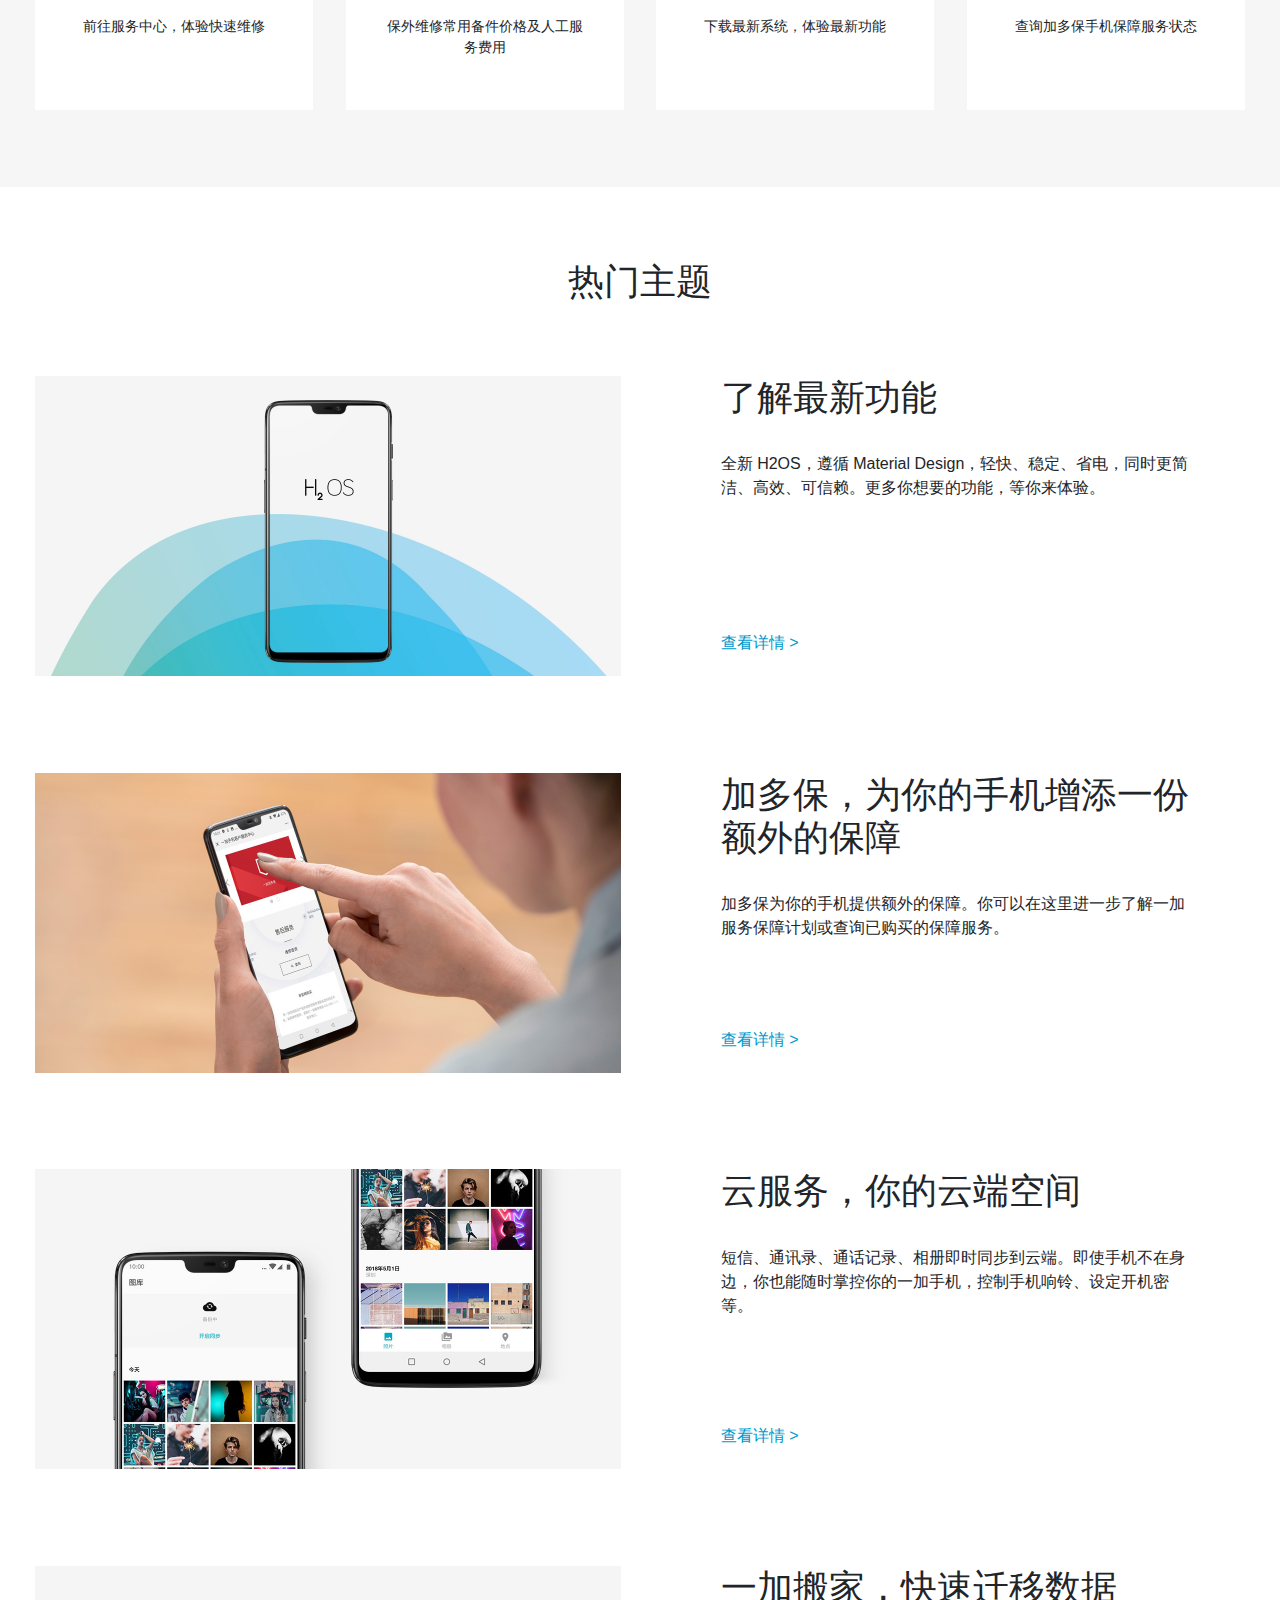
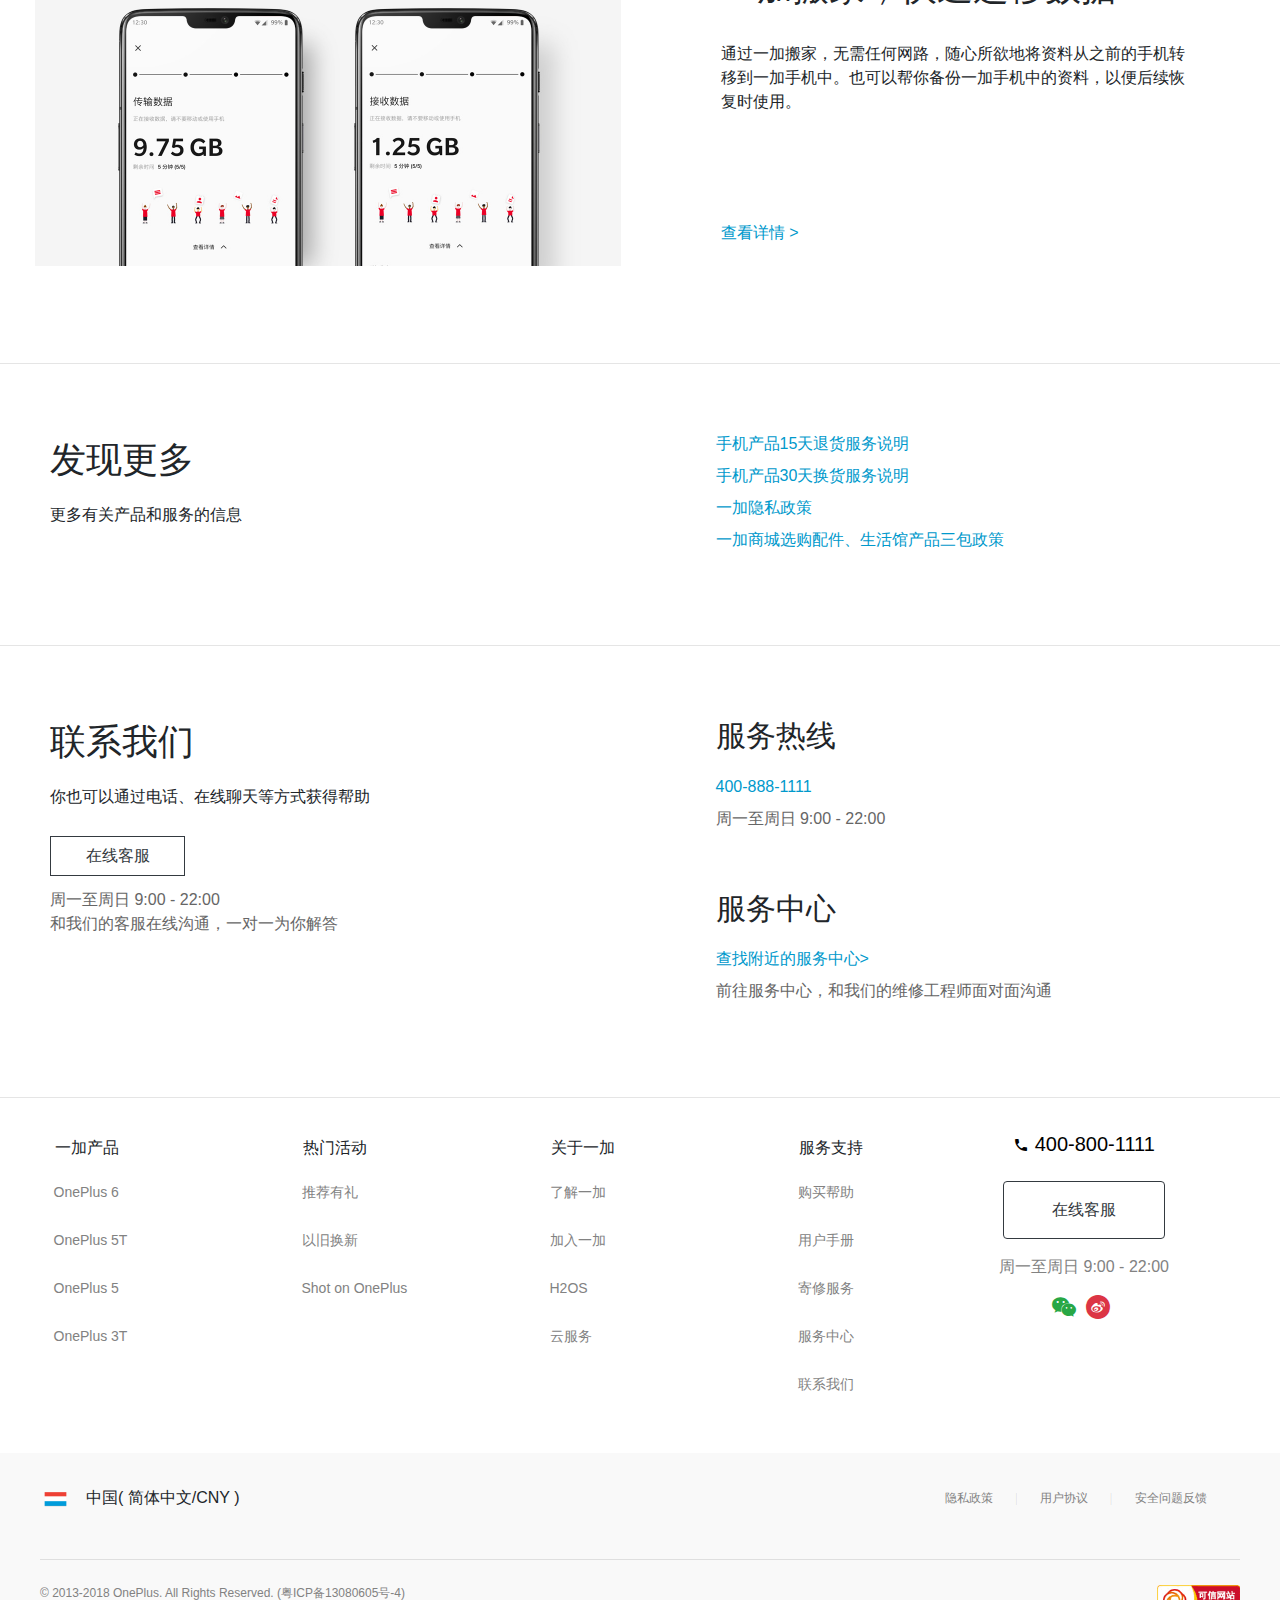
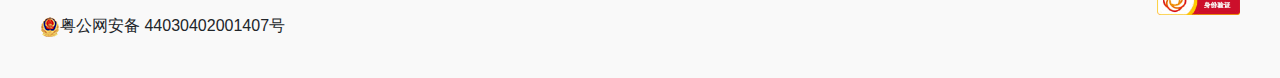
<file: html/service.html>
<!DOCTYPE html>
<html lang="en">
<head>
    <meta charset="UTF-8">
    <meta name="viewport" content="width=device-width, initial-scale=1, minimum-scale=1, maximum-scale=1">
    <title>一加官网服务</title>
    <link rel="stylesheet" href="../css/bootstrap.min.css">
    <link rel="stylesheet" href="../css/iconfont.css">
    <link rel="stylesheet" href="../css/service.css">
    <link rel="shortcut icon" type="image/x-icon" href="../img/oneplus.ico">
    <script src="../js/jquery-3.2.1.min.js"></script>
</head>
<body>
    <header>
        <div class="container-fluid col-xl-11 d-flex p-0">
            <!-- Brand and toggle get grouped for better mobile display -->
            <div class="col-1 navbar-header d-xl-none">
                <button type="button" class="btn bg-white btn-list">
                    <span class="iconfont icon-list custom"></span>
                </button>
            </div>
            <!--brand-->
            <a class="col-xl-2 mr-xl-5 col-2 m-auto m-xl-0 iconfont icon-yijia text-danger ic-yijia text-center"></a>
            <!--phone-nav-->
            <div class="col-xl-6 col-12 d-xl-flex collapse full-screen p-xl">
                <ul class="nav navbar-nav navbar-expand-xl d-xl-flex">
                    <li class="d-xl-none own-li">
                        <button type="button" class="btn bg-transparent btn-remove">
                            <span class="iconfont icon-remove custom"></span>
                        </button>
                        <p class="text-dark">欢迎访问一加官网，请<a href="html/OnePlusLogin.html">登录</a></p>
                    </li>
                    <li class="col-xl-4"><a href="OnePlusSix.html">OnePlus 6</a></li>
                    <li class="col-xl-4"><a href="OnePlusMall.html">商城</a></li>
                    <li class="col-xl-4"><a href="service.html">服务</a></li>
                    <li class="col-xl-4"><a href="oneplus-blog.html">博客</a></li>
                    <li class="col-xl-4"><a href="#">论坛</a></li>
                    <li class="position-relative d-xl-none mt-3"><i class="iconfont icon-search own-search"></i><input type="text" class="col-10 mt-1" style="text-indent: 5%"></li>
                </ul>
            </div>
            <!-- /.navbar-collapse -->
            <ul class="header__right col-xl-4 col-1 list-unstyled">
                <li class="col-xl-2 d-none d-xl-flex account">
                    <span class="iconfont icon-zhanghu ic-zhanghu"></span>
                    <ul class="account-detail">
                        <li><a href="#">订单</a></li>
                        <li><a href="#">账户</a></li>
                        <li><a href="recommend.html">推荐有礼</a></li>
                        <li class="border-bottom-0 mt-4"><a href="OnePlusLogin.html">登录</a></li>
                    </ul>
                </li>
                <li class="col-xl-2 shopping">
                    <span class=" iconfont icon-shoppingbagalt ic-shop"></span>
                    <ul class="shopping-detail">
                        <li class="text-center pt-3 pb-4">您的购物车里没有商品</li>
                        <li><button class="btn btn-danger col-12">去购物</button></li>
                    </ul>
                </li>
                <li class="border-bottom-0"><span class="col-xl-2 d-none d-xl-inline iconfont icon-search"></span></li>
            </ul>

        </div>
        <!-- /.container-fluid -->
    </header>

    <div class="container-fluid welcome">
        <div class="row text-center d-flex flex-column welcome__box">
            <h1 class="welcome__h1">欢迎使用 OnePlus 服务</h1>
            <p class="welcome__p">有什么可以帮你？</p>
            <div class="form-group mt-4">
                <i class="iconfont icon-search own-search"></i><input type="text" class="col-xl-5 col-11 m-auto welcome__search" placeholder="搜索服务">
            </div>
        </div>
    </div>

    <div class="container-fluid commonly d-flex justify-content-center text-center">
        <div class="row commonly__box m-auto justify-content-between">
            <h2 class="commonly__h2 col-12">常用服务</h2>
            <div class="mb-md-4 d-flex flex-column support"><h3>产品支持</h3><p>查看产品使用手册，获取更多玩机技巧</p></div>
            <div class="mb-md-4 d-flex flex-column help"><h3>购买帮助</h3><p>购买、支付、发货、退货等常见问题帮助</p></div>
            <div class="mb-md-4 d-flex flex-column breakdown"><h3>故障排除</h3><p>全面解决方案，自助排除故障 </p></div>
            <div class="mb-md-4 d-flex flex-column send"><h3>寄修服务</h3><p>双向快递服务，享受便捷维修 </p></div>
            <div class="d-flex flex-column center"><h3>服务中心查询</h3><p>前往服务中心，体验快速维修 </p></div>
            <div class="d-flex flex-column repair"><h3>维修价格查询</h3><p>保外维修常用备件价格及人工服务费用</p></div>
            <div class="d-flex flex-column system"><h3>系统下载和更新</h3><p>下载最新系统，体验最新功能</p></div>
            <div class="d-flex flex-column guarantee"><h3>保障服务查询</h3><p>查询加多保手机保障服务状态</p></div>
        </div>
    </div>

    <div class="container-fluid hot-theme">
        <div class="row hot-theme__box m-auto">
            <h2 class="hot-theme__h2 col-12 text-md-center">热门主题</h2>
            <section>
                <a href="#" class="hot-theme__a-wrap"><img src="../img/bg-home-2.jpg" alt=""></a>
                <div class="col-xl-5 section__right">
                    <h3>了解最新功能</h3>
                    <p class="">全新 H2OS，遵循 Material Design，轻快、稳定、省电，同时更简洁、高效、可信赖。更多你想要的功能，等你来体验。</p>
                    <a href="#" class="check-detail">查看详情 > </a>
                </div>
            </section>
            <section>
                <a href="#" class="hot-theme__a-wrap"><img src="../img/bg-home-3.jpg" alt=""></a>
                <div class="col-xl-5 section__right">
                    <h3>加多保，为你的手机增添一份额外的保障</h3>
                    <p class="">加多保为你的手机提供额外的保障。你可以在这里进一步了解一加服务保障计划或查询已购买的保障服务。</p>
                    <a href="#" class="check-detail align-self-end">查看详情 > </a>
                </div>
            </section>
            <section>
                <a href="#" class="hot-theme__a-wrap"><img src="../img/bg-home-4.jpg" alt=""></a>
                <div class="col-xl-5 section__right">
                    <h3>云服务，你的云端空间</h3>
                    <p class="">短信、通讯录、通话记录、相册即时同步到云端。即使手机不在身边，你也能随时掌控你的一加手机，控制手机响铃、设定开机密等。</p>
                    <a href="#" class="check-detail align-self-end">查看详情 > </a>
                </div>
            </section>
            <section>
                <a href="#" class="hot-theme__a-wrap"><img src="../img/bg-home-1.jpg" alt=""></a>
                <div class="col-xl-5 section__right">
                    <h3>一加搬家，快速迁移数据</h3>
                    <p class="">通过一加搬家，无需任何网路，随心所欲地将资料从之前的手机转移到一加手机中。也可以帮你备份一加手机中的资料，以便后续恢复时使用。</p>
                    <a href="#" class="check-detail align-self-end">查看详情 > </a>
                </div>
            </section>
        </div>
    </div>

    <div class="container-fluid find-more">
        <div class="row find-more__box m-auto">
            <div class="find-more__left col-md-6 col-12">
                <h2 class="find-more__h2">发现更多</h2>
                <p>更多有关产品和服务的信息</p>
            </div>
            <div class="find-more__right col-md-4 col-12">
                <p><a href="#">手机产品15天退货服务说明</a></p>
                <p><a href="#">手机产品30天换货服务说明</a></p>
                <p><a href="#">一加隐私政策</a></p>
                <p><a href="#">一加商城选购配件、生活馆产品三包政策</a></p>
            </div>
        </div>
    </div>

    <div class="container-fluid contact">
        <div class="row contact__box m-auto">
            <div class="contact__left col-md-6 col-12">
                <h2 class="contact__h2">联系我们</h2>
                <p>你也可以通过电话、在线聊天等方式获得帮助</p>
                <button class="btn btn-outline-dark online-btn">在线客服</button><br>
                <span>周一至周日 9:00 - 22:00</span><br>
                <span>和我们的客服在线沟通，一对一为你解答</span>
            </div>
            <div class="contact__right col-md-4 col-12">
                <h3>服务热线</h3>
                <p><a href="#">400-888-1111</a></p>
                <p><span>周一至周日 9:00 - 22:00</span></p>
                <h3 class="mt-5">服务中心</h3>
                <p><a href="#">查找附近的服务中心></a></p>
                <p><span>前往服务中心，和我们的维修工程师面对面沟通</span></p>
            </div>
        </div>
    </div>


    <footer class="container-fluid p-xl-0">
        <div class="row footer__row footer__top">
            <dl class="col-xl-2 mr-xl-5 own-ft">
                <dt class="">一加产品<span class="d-xl-none">+</span></dt>
                <dd class="">OnePlus 6</dd>
                <dd class="">OnePlus 5T</dd>
                <dd class="">OnePlus 5</dd>
                <dd class="">OnePlus 3T</dd>
            </dl>
            <dl class="col-xl-2 mr-xl-5 own-ft">
                <dt class="">热门活动<span class="d-xl-none">+</span></dt>
                <dd class="">推荐有礼</dd>
                <dd class="">以旧换新</dd>
                <dd class="">Shot on OnePlus</dd>
            </dl>
            <dl class="col-xl-2 mr-xl-5 own-ft">
                <dt class="">关于一加<span class="d-xl-none">+</span></dt>
                <dd class="">了解一加</dd>
                <dd class="">加入一加</dd>
                <dd class="">H2OS</dd>
                <dd class="">云服务</dd>
            </dl>
            <dl class="col-xl-2 own-ft">
                <dt class="">服务支持<span class="d-xl-none">+</span></dt>
                <dd class="">购买帮助</dd>
                <dd class="">用户手册</dd>
                <dd class="">寄修服务</dd>
                <dd class="">服务中心</dd>
                <dd class="">联系我们</dd>
            </dl>
            <div class="col-xl-2 own-ft-last">
                <p class="text-center footer__p-phone">
                    <i class="d-inline-block iconfont icon-phone"></i>
                    <span>400-800-1111</span>
                </p>
                <button class="btn btn-outline-dark border-dark p-md-3 pl-md-5 pr-md-5">在线客服</button>
                <p class="pt-md-2 m-md-0">周一至周日 9:00 - 22:00</p>
                <p class="">
                    <i class="d-inline-block iconfont icon-iconfontweixin footer__i text-success">
                        <img class="qr-code" src="../img/qr-code.png"/>
                    </i>
                    <i class="d-inline-block iconfont icon-weibo footer__i text-danger"></i>
                </p>
            </div>
        </div>

        <div class="container-fluid bg-own">
            <div class="footer__row footer__center">
                <p class=""><i class="d-inline-block china"></i>中国( 简体中文/CNY )</p>
                <p class="last-p col-xl-4 text-xl-right"><span>隐私政策</span> | <span>用户协议</span> | <span>安全问题反馈</span></p>
            </div>
        </div>

        <div class="container-fluid bg-own">
            <div class="footer__row footer__bottom">
                <div class="footer__bottom__left">
                    <p class="first-p">© 2013-2018 OnePlus. All Rights Reserved. (粤ICP备13080605号-4)</p>
                    <p class=""><img src="../img/police.png" alt="">粤公网安备 44030402001407号</p>
                </div>
                <img src="../img/trust.png" alt="" width="83" height="30">
            </div>
        </div>
    </footer>

    <i class="top-btn"></i>
    <script src="../js/service.js"></script>
</body>
</html>
</file>
<file: css/iconfont.css>
@font-face {font-family: "iconfont";
  src: url('iconfont.eot?t=1538032879025'); /* IE9*/
  src: url('iconfont.eot?t=1538032879025#iefix') format('embedded-opentype'), /* IE6-IE8 */
  url('[data-uri]') format('woff'),
  url('iconfont.ttf?t=1538032879025') format('truetype'), /* chrome, firefox, opera, Safari, Android, iOS 4.2+*/
  url('iconfont.svg?t=1538032879025#iconfont') format('svg'); /* iOS 4.1- */
}

.iconfont {
  font-family:"iconfont" !important;
  font-size:16px;
  font-style:normal;
  -webkit-font-smoothing: antialiased;
  -moz-osx-font-smoothing: grayscale;
}

.icon-sanjiao:before { content: "\e60e"; }

.icon-iconfontweixin:before { content: "\e635"; }

.icon-zhanghu:before { content: "\e649"; }

.icon-shoppingbagalt:before { content: "\e61d"; }

.icon-list:before { content: "\e650"; }

.icon-remove:before { content: "\e6ea"; }

.icon-weibo:before { content: "\e73c"; }

.icon-yijia:before { content: "\e830"; }

.icon-phone:before { content: "\e83f"; }

.icon-search:before { content: "\e6ed"; }

.icon-arrow:before { content: "\e70a"; }
</file>
<file: css/index.css>
*{
    padding: 0;
    margin: 0;
}
html, body {
  position: relative;
  height: 100%;
}
/*头部*/
header{
    display: flex;
    flex-flow: row nowrap;
    font-size: 14px;
    color: #828282;
    border-bottom: 1px solid lightgray;
    transition: all .5s;
}
header .ic-yijia{
    font-size: 2rem;
}
header a{
    color: #828282;
}
header .container-fluid span{
    font-weight: 600;
    font-size: 1.2rem;
    color: #828282;
}
.full-screen{
    line-height: 350%;
    background-color: #fff;
}
.header__right{
    display: flex;
    justify-content: flex-end;
    align-items: center;
    height: 100%;
}
.header__right>li{
    display: flex;
    justify-content: center;
    align-items: center;
    height: 100%;
    border-bottom: 2px solid transparent;
    transition: border-bottom-color .5s;
}
.account-detail, .shopping-detail{
    position: absolute;
    z-index: 2;
    left: -200px; top: 52px;
    width: 320px;
    line-height: 300%;
    padding: 40%;
    background-color: #fff;
    box-shadow: 0 4px 10px rgba(0,0,0,.1);
    list-style: none;
    display: none;
}
.account-detail li{
    border-bottom: 1px solid lightgray;
}
/*轮播图*/
.swiper-container {
  width: 100%;
}
.swiper-slide {
  height: 700px;
  font-size: 18px;

  /* Center slide text vertically */
  display: -webkit-box;
  display: -ms-flexbox;
  display: -webkit-flex;
  display: flex;
  -webkit-box-pack: center;
  -ms-flex-pack: center;
  -webkit-justify-content: center;
  justify-content: center;
  -webkit-box-align: center;
  -ms-flex-align: center;
  -webkit-align-items: center;
  align-items: center;
}
.swiper-button-next, .swiper-button-prev{
    width: 50px;
    height: 50px;
    color: #5b5b5b;;
    border-radius: 100%;
    background: url(../img/arrow.png) center no-repeat;
    background-color: rgba(216, 216, 216, 0.2);
    transition: background-color .5s;
}
.swiper-button-prev{
    transform: rotate(180deg);
}
.swiper-button-next:hover, .swiper-button-prev:hover{
    background-color: rgba(216, 216, 216, 0.8);
}
.swiper-pagination-bullets{
    top: 92%;
}
.swiper-pagination-bullet{
    width: 50px;
    height: 4px;
    border-radius:0;
}
.lunbo_1__price{
    padding: 4% 0;
}
.lunbo_1__p{
    font-weight: 700;
}
.lunbo_3__price{
    padding: 4% 0;
}
.buy-btn{
    padding: 1.4% 5%;
    margin-bottom: 2%;
}
.order-btn{
    padding: 2% 7%;
    margin-bottom: 4%;
}
    /*第二主体*/
.section-one h5{
    position: absolute;
    margin: 4% 0 0 5%;
}
/*第三主体*/
.section-two{
    display: flex;
    flex-flow: column wrap;
    justify-content: center;
    align-items: center;
    height: 37.5vw;
    background: url(../img/attend.jpg) center/cover no-repeat;
}
.section-two__h2{
    font-size: 48px;
    font-weight: 300;
}
/*第四主体*/
.section-three{
    justify-content: center;
    padding: 6% 0;
    color: #333;
    background-color: #f6f6f6;
}
.section-three__row{
    max-width: 1200px;
    margin: 0 auto;
    background-color: #f6f6f6;
}
.section-three .own-3{
    display: flex;
    flex-flow: column wrap;
    transition: all .3s;
}
.section-three .own-3:hover{
    box-shadow: 0 17px 50px 0 rgba(0,0,0,.19);
    transform: translateY(-3px);
}
.section-three h6{
    padding:10% 5% 0;
    font-weight: 500;
    background-color: #fff;
}
.section-three p{
    padding: 5% 5% 10%;
    margin-top: -2%;
    font-size: 14px;
    font-weight: 300;
    background-color: #fff;
}
/*第五主体*/
.section-four{
    max-width: 1200px;
}
.section-four .own-4{
    display: flex;
    flex-flow: column wrap;
    align-items: center;
    color: #333;
    font-weight: 300;
}
.section-four i{
    display: inline-block;
    width: 80px;
    height: 80px;
}
.seven{
    background: url(../img/sprit_p.png) 0 -280px/80px auto;
}
.fifteen{
    background: url(../img/sprit_p.png) 0 0/80px auto;
}
.thirty{
    background: url(../img/sprit_p.png) 0 -160px/80px auto;
}
.ninty-nine{
    background: url(../img/sprit_p.png) 0 -400px/80px auto;
}
/*底部*/
footer{
    line-height: 250%;
    border-top: 1px solid rgba(0,0,0,.1);
    font-weight: 400;
    font-size: 16px;
    background-color: #fff;
}
.footer__row{
    max-width: 1200px;
    padding: 2% 0;
    margin: 0 auto;
}
footer dt{
    line-height: 300%;
    font-weight: 300;
}
footer dd{
    padding-left: 5%;
    font-size:14px;
    color: #828282;
    margin-left: -10px;
}
footer dd:hover{
    color: #5b5b5b;
    cursor: pointer;
}
footer .own-ft span{
    float: right;
    color: #101920;
    font-weight: 800;
    font-size: 30px;
}
footer .own-ft .hidden{
    visibility: hidden;
}
footer .own-ft-last{
    display: flex;
    flex-flow: column;
    align-items: center;
    justify-content: flex-start;
    color: #828282;
}
.footer__p-phone{
    font-size: 20px;
    color: black;
}
.footer__i{
    width: 30px;
    height: 30px;
    font-size: 24px;
}
.qr-code{
    position: absolute;
    z-index: 1;
    margin: -160px 0 0 -51px;
    width: 120px;
    height: 120px;
    display: none;
}
.footer__i:first-child:hover .qr-code{
    display: block;
}
.bg-own{
    background-color: #f9f9f9;
}
.footer__center, .footer__bottom{
    display: flex;
    flex-flow: row nowrap;
    justify-content: space-between;
}
.footer__center{
    border-bottom: 1px solid rgba(0,0,0,.1);
}
.china{
    width: 31px;
    height: 21px;
    margin-right: 15px;
    vertical-align: middle;
    background: url(../img/country_sprit.png) -3px -127px/auto;
    transform: scale(.7);
}
footer .last-p{
    color: rgba(0,0,0,.1);
    font-size: 12px;
}
.last-p span{
    padding: 0 5%;
    color: #828282;
}
.footer__bottom__left{
    line-height: 100%;
}
.footer__bottom__left .first-p{
    color: #828282;
    font-size: 12px;
}
.police{
    background: url(../img/police.png);
}
@media (max-width: 1199.9px) {
    /*头部*/
    .full-screen{
        position: fixed;
        z-index: 2;
        left: 0; top: 0;
        width: 9999px;
        height: 100%;
        padding-left: 0;
        padding-right: 0;
        font-size: 16px;
    }
    .full-screen li{
        padding-left: 30px;
    }
    .full-screen a:hover{
        text-decoration: none;
    }
    .full-screen .own-li{
        background-color: #f6f6f6;
    }
    .full-screen .btn-remove{
        position: relative;
        margin-left: -16px;
    }
    .full-screen .own-search{
        position: absolute;
        z-index: 1;
        margin: 1% 0 0 2%;
        font-size: 1.2rem;
        color: #101920;
    }
    /*底部*/
    footer.container-fluid{
        padding: 0;
    }
    .own-ft{
        height: 48px;
        border-bottom: 1px solid rgba(0,0,0,.1);
        overflow: hidden;
        transition: all .5s;
    }
    .own-ft-animating{
        height: 250px;
    }
    footer .own-ft-last{
        display: flex;
        flex-flow: column;
        align-items: center;
        justify-content: center;
    }
    footer>.container-fluid{
        padding: 0;
    }
    .footer__center{
        flex-flow: column wrap;
        text-align: center;
    }
    .footer__center p{
        border-bottom: 1px solid rgba(0,0,0,.1);
    }
    .last-p span{
        padding: 0 1%;
    }
}
@media (min-width: 1210px){
    /*头部*/
    .full-screen li{
        text-align: center;
        border-bottom: 2px solid transparent;
        transition: border-bottom-color .5s, color .5s;
    }
    .full-screen li:hover{
        border-bottom: 2px solid #eb0028;
    }
    .full-screen li:hover a{
        color: #eb0028;
        text-decoration: none;
    }
    .header__right>li:hover{
        border-bottom: 2px solid #101920;
    }
    .header__right>li:hover span{
        color: #101920;
        transition: color .5s ;
    }
    .account:hover .account-detail{
        display: block;
    }
    .account-detail a{
        text-decoration: none;
    }
    .shopping:hover .shopping-detail{
        display: block;
    }
}
@media (min-width: 768px){
    /*轮播*/
    .lunbo_1{
        justify-content: flex-start;
        padding-left: 18%;
        background: url(../img/lunbo_1.jpg) center center/cover no-repeat;
    }
    .lunbo_2{
        align-items: center;
        padding-left: 25%;
        background: url(../img/lunbo_2.jpg) center center/cover no-repeat;
    }
    .lunbo_3{
        justify-content: center;
        align-items: center;
        padding-left: 34%;
        background: url(../img/lunbo_3.jpg) center center/cover no-repeat;
    }
    .lunbo_1__h2{
        font-size: 48px;
        font-weight: 700;
    }
    .lunbo_2__h3, .lunbo_3__h3{
        font-weight: 600;
    }
    .lunbo_2__h2, .lunbo_3__h2{
        font-size: 48px;
        font-weight: 700;
    }
    .lunbo_2__price{
        padding: 1% 0;
    }
    .section-four .own-4{
        margin: 3% 0;
    }
}
@media (max-width: 768px){
    /*轮播*/
    .lunbo_1{
        align-items: flex-start;
        background: url(../img/lunbo_p_1.jpg) center top/cover no-repeat;
    }
    .lunbo_1__box{
        justify-content: center;
        text-align: center;
    }
    .lunbo_2{
        align-items: flex-start;
        background: url(../img/lunbo_p_2.jpg) center center/cover no-repeat;
    }
    .lunbo_3{
        justify-content: center;
        align-items: flex-start;
        background: url(../img/lunbo_p_3.jpg) center top/cover no-repeat;
    }
    .lunbo_1__h2{
        width: 100%;
        font-weight: 700;
        line-height: 150%;
        font-size: 2rem;
    }
    .lunbo_1__p{
        margin-bottom: 0;
        font-size: 14px;
    }
    .lunbo_1__p:last-child{
        padding: 5% 0;
    }
    .lunbo_2__h3, .lunbo_3__h3{
        font-size: 24px;
        font-weight: 600;
    }
    .lunbo_2__h2, .lunbo_3__h2{
        font-size: 32px;
        font-weight: 700;
    }
    .section-two{
        height: 50vw;
    }
    .footer__bottom{
        flex-flow: column wrap;
        align-items: center;
        text-align: center;
    }
}
@media(max-width: 576px){
    .lunbo_1__box
}
</file>
<file: css/oneplus-blog.css>
body{
    background-color: #efefef;
}
*{
    padding: 0;
    margin: 0;
}
a{
    background-color: transparent;
    text-decoration: none;
    color: #10181f;
}
a:hover{
    text-decoration: none;
    color: #10181f;
}
.banner-video {
    background-image: url(../img/blog_banner.png);
}
.banner {
    position: relative;
    background-repeat: no-repeat;
    background-position: center center;
    background-size: cover;
    height: 0;
    padding-bottom: 24%;
}
.banner .banner-text {
    position: absolute;
    display: block;
    margin-left: -600px;
    left: 50%;
    top: 45%;
}
.sub-nav ul{
    width: 1200px;
    margin-left: auto;
    margin-right: auto;
    line-height: 100px;
    font-size: 14px;
}
.sub-nav li {
    float: left;
    position: relative;
    width: 90px;
    margin-top: 30px;
    margin-right: 20px;
    line-height: 40px;
    overflow: hidden;
    text-align: center;
    cursor: pointer;
}
.sub-nav li a {
    position: relative;
    display: inline-block;
    width: 100%;
    height: 100%;
    color: #7e7e7e;
    transition: border-bottom 2s;
}
.cur{
    width: 100%;
    height: 5px;
    background-color: #eb0028;
    position: absolute;
    bottom: 0;
    left: 0;
    display: none;
}
.sub-nav li a:hover{
    text-decoration: none;
    color: black;
}
.blog-show{
    position: relative;
    min-height: 100%;
    width: 1200px;
    margin-left: auto;
    margin-right: auto;
    margin-bottom: 120px;
    margin-top: 30px;
}
.search-box{
    float: right;
    width: 380px;
    background-color: #fff;
    margin-bottom: 20px;
    overflow: hidden;
    padding: 20px;
}
.search-text{
    float: left;
    width: 268px;
    height: 40px;
    line-height: 40px;
    padding-left: 10px;
    border: 0;
    font-size: 14px;
    background-color: #efefef;
}
.search-sub{
    float: right;
    display: inline-block;
    width: 40px;
    height: 40px;
    line-height: 40px;
    background: url(../img/icon.png) 9px -205px no-repeat #eb0028;
    border: 1px solid #d70226;
    -moz-border-radius: 0;
    border-radius: 0;
    -moz-transition: color .15s ease 0s;
    -o-transition: color .15s ease 0s;
    -webkit-transition: color .15s ease;
    transition: color .15s ease 0s;
    position: relative;
    z-index: 1;
}
.info-box{
    float: left;
    width: 800px;
    min-height: 500px;
    margin-right: 20px;
}
.info-show{
    padding-top: 20px;
    padding-left: 40px;
    padding-right: 40px;
    background-color: #fff;
}
.info-sec{
    margin-top: 25px;
    border-bottom: 1px solid #ccc;
}
.info-sec:last-child{
    border-bottom: 1px solid transparent;
}
.info-title{
    margin-bottom: 40px;
}
.info-a{
    display: inline-block;
    width: 80%;
    line-height: 1.4;
    text-overflow: ellipsis;
    -o-text-overflow: ellipsis;
    font-size: 24px;
}
.info-author{
    padding-top: 10px;
    padding-bottom: 10px;
    margin-bottom: 30px;
    background-color: #f6f6f6;
    font-size: 12px;
}
.info-author{
    padding-left: 20px;
    line-height: 1.8;
    position: relative;
}
.info-time .author{
    padding-left: 15px;
    white-space: nowrap;
}
.icon-warp{
    display: block;
    line-height: 1.8;
    float: right;
    margin-bottom: -5px;
    margin-left: 10px;
}

.icon-warp li{
    float: left;
    margin-right: 10px;
    cursor: pointer;
    text-align: center;
}
.icon-bg{
    display: inline-block;
    vertical-align: middle;
    width: 18px;
    height: 16px;
    background-image: url(../img/icon.png);
    background-repeat: no-repeat;
}
.icon-like{
    background-position: 0 -143px;
}
.icon-warp li span{
    color: #ccc;
}
.info-scan{
    cursor: default;
}
.icon-scan{
    background-position: -1px -186px;
}
.icon-much{
    background-position: 0 -115px;
}
.share-much{
    position: absolute;
    text-align: center;
    -moz-transition: width .1s linear 0s;
    -o-transition: width .1s linear 0s;
    -webkit-transition: width .1s linear;
    -webkit-transition-delay: 0s;
    transition: width .1s linear 0s;
    width: 136px;
    right: 0;
    top: 50%;
    margin-top: -11px;
    display: none;
}
.info-much:hover .icon-much{
    display: none;
}
.info-much:hover .share-much{
    display: block;
}
.info-much:hover{
    margin-left: 146px;
}
.share-much li{
    float: left;
    white-space: nowrap;
    margin: 0 16px 0 0;
    cursor: pointer;
    text-align: center;
}
.icon-xinlang{
    background-position: 0 -72px;
}
.icon-xinlang:hover{
    background-position: 0 -91px;
}
.icon-qzone{
    background-position: 0 -35px;
}
.icon-qzone:hover{
    background-position: 0 -52px;
}
.icon-douban{
    background-position: 0 1px;
}
.icon-douban:hover{
    background-position: 0 -15px;
}
.icon-wechat{
    background-position: 0 -1086px;
}
.icon-wechat:hover{
    background-position: 0 -1115px;
}
.a-img img{
    width: 100%;
}
.info-dec{
    max-height: 78px;
    overflow: hidden;
    line-height: 2;
    margin-top: 30px;
    margin-bottom: 20px;
    font-size: 14px;
    letter-spacing: 0.3px;
    width: 100%;
}
.info-more{
    float: right;
    margin-bottom: 15px;
    font-size: 18px;
    color: #4896d4;
}
.info-more a:first-child{
    padding-right: 6px;
}
.info-page{
    width: 100%;
    margin-top: 20px;
    margin-left: auto;
    margin-right: auto;
    font-size: 14px;
    text-align: center;
}
.info-page a{
    display: inline-block;
    margin-right: 2px;
}
.info-page a:first-child{
    margin-right: 25px;
}
.info-page a:last-child{
    margin-left: 23px;
}
.info-page a span{
    display: block;
    width: 54px;
    height: 54px;
    line-height: 54px;
    text-align: center;
    vertical-align: middle;
    background-color: #e5e5e5;
}
a.active{
    color: #101920;
}
.info-page a.active span{
    background-color: #ccc;
}
.info-page a.ellipses span{
    font-weight: 700;
    background-color: transparent;
}
.hot-box{
    float: right;
    width: 380px;
    background-color: #fff;
}
.hot-title{
    display: block;
    padding-top: 20px;
    padding-left: 20px;
    padding-bottom: 10px;
    font-size: 24px;
    font-weight: 400;
}
.hot-show ul li{
    display: block;
    padding: 10px 20px;
}
.hot-img{
    float: left;
}
.hot-img img{
    width: 90px;
    height: 90px;
}
.hot-text{
    float: left;
    width: 210px;
    height: 90px;
    text-align: left;
    margin-left: 30px;
    font-size: 14px;
    overflow: hidden;
}
.hot-text a{
    display: table;
    height: 100%;
    width: 100%;
    float: left;
}
.hot-text a span{
    display: table-cell;
    vertical-align: middle;
    line-height: 1.4;
}









@media screen and (max-width: 1200px) and (min-width: 1025px){
    .banner .banner-text {
        margin-left: -512px;
    }
    .sub-nav ul {
        width: 1024px;
    }
    .blog-show{
        position: relative;
        min-height: 100%;
        width: 1024px;
        margin-left: auto;
        margin-right: auto;
    }
    .search-box{
        float: right;
        width: 31.66667%;
    }
    .search-text{
        max-width: 270px;
        width: 71.05263%;
    }
    .info-box{
        max-width: 800px;
        width: 66.66667%;
        min-height: 500px;
        margin-right: 17px;
    }
    .info-show{
        padding-top: 20px;
        padding-left: 20px;
        padding-right: 20px;
        background-color: #fff;
    }
    .hot-box{
        max-width: 380px;
        width: 31.66667%;
    }
    .hot-text{
        max-width: 210px;
        width: 55.26316%;
    }
}


@media screen and (max-width: 1024px){
    .banner {
        padding-bottom: 45%;
    }
    .banner .banner-text {
        left: 10px;
        right: 10px;
        margin-left: 0;
        width: 32%;
    }
    .sub-nav ul{
        padding-left: 10px;
        padding-right: 10px;
    }
    .sub-nav ul {
        width: 100%;
        line-height: 80px;
    }
    .sub-nav ul li {
        width: 20%;
        margin-right: 4%;
        margin-top: 20px;
    }
    .sub-nav li.current{
        background-color: #eb0028;
    }
    .sub-nav li.current a{
        color: white;
    }
    .con-max{
        max-width: 100%!important;
    }
    .blog-show{
        width: 100%;
        margin-bottom: 20px;
    }
    .search-box{
        float: none;
        width: 100%;
        padding: 10px;
    }
    .search-text{
        width: 92%;
    }
    .info-box{
        width: 100%;
        margin-right: 0;
        float: none;
    }
    .info-show{
        padding-left: 10px;
        padding-right: 10px;
    }
    .info-sec:first-child{
        margin-top: 0;
    }
    .info-title{
        margin-bottom: 20px;
    }
    .info-dec{
        line-height: 1.6;
        max-height: none;
    }
    .icon-warp{
        line-height: 1.8;
        float: none;
        display: inline-block;
    }
    .icon-much{
        display: none;
    }
    .share-much{
        display: block;
    }
    .hot-box{
        float: none;
        width: 100%;
        clear: both;
    }
    .hot-show ul li{
        display: inline-block;
        width: 45%;
    }
    .info-page{
        margin-top: 20px;
        margin-bottom: 20px;
    }

}

@media screen and (max-width: 830px){
    .hot-show ul li{
        display: block;
        width: 100%;
    }
    .hot-text{
        width: 60%;
    }

}
@media screen and (max-width: 768px){
    .search-text{
        width: 89.5%;
    }
}

@media screen and (max-width: 600px){
    .info-page a:first-child{
        margin-right: 5px;
    }
    .info-page a:last-child{
        margin-left: 3px;
    }
    .info-page a span{
        width: 38px;
        height: 38px;
        line-height: 38px;
    }
    .search-text{
        width: 86%;
    }
}

@media screen and (max-width: 500px){
    .icon-warp{
        display: none;
    }

}
@media screen and (max-width: 480px){
    .search-text{
        width: 84%;
    }
}
@media screen and (max-width: 380px){
    .info-page a span{
        width: 30px;
        height: 30px;
        line-height: 30px;
    }
}
@media screen and (max-width: 320px){
    .search-text{
        width: 80%;
    }
}
</file>
<file: css/header&footer.css>
/*头部*/
header{
    display: flex;
    flex-flow: row nowrap;
    font-size: 14px;
    color: #828282;
    border-bottom: 1px solid lightgray;
    transition: all .5s;
    background-color: #fff;
}
header a{
    color: #828282;
}
header .ic-yijia{
    font-size: 2rem;
}
header .container-fluid span{
    font-weight: 600;
    font-size: 1.2rem;
    color: #828282;
}
.full-screen{
    line-height: 350%;
    background-color: #fff;
}
.header__right{
    display: flex;
    justify-content: flex-end;
    align-items: center;
    height: 100%;
}
.header__right>li{
    display: flex;
    justify-content: center;
    align-items: center;
    height: 100%;
    border-bottom: 2px solid transparent;
    transition: border-bottom-color .5s;
}
.account-detail, .shopping-detail{
    position: absolute;
    z-index: 2;
    left: -200px; top: 52px;
    width: 320px;
    line-height: 300%;
    padding: 40%;
    background-color: #fff;
    box-shadow: 0 4px 10px rgba(0,0,0,.1);
    list-style: none;
    display: none;
}
.account-detail li{
    border-bottom: 1px solid lightgray;
}
/*底部*/
footer{
    line-height: 250%;
    border-top: 1px solid rgba(0,0,0,.1);
    font-weight: 400;
    font-size: 16px;
    background-color: #fff;
}
.footer__row{
    max-width: 1200px;
    padding: 2% 0;
    margin: 0 auto;
}
footer dt{
    line-height: 300%;
    font-weight: 300;
}
footer dd{
    padding-left: 5%;
    font-size:14px;
    color: #828282;
    margin-left: -10px;
}
footer dd:hover{
    color: #5b5b5b;
    cursor: pointer;
}
footer .own-ft span{
    float: right;
    color: #101920;
    font-weight: 800;
    font-size: 30px;
}
footer .own-ft .hidden{
    visibility: hidden;
}
footer .own-ft-last{
    display: flex;
    flex-flow: column;
    align-items: center;
    justify-content: flex-start;
    color: #828282;
}
.footer__p-phone{
    font-size: 20px;
    color: black;
}
.footer__i{
    width: 30px;
    height: 30px;
    font-size: 24px;
}
.qr-code{
    position: absolute;
    z-index: 1;
    margin: -160px 0 0 -51px;
    width: 120px;
    height: 120px;
    display: none;
}
.footer__i:first-child:hover .qr-code{
    display: block;
}
.bg-own{
    background-color: #f9f9f9;
}
.footer__center, .footer__bottom{
    display: flex;
    flex-flow: row nowrap;
    justify-content: space-between;
}
.footer__center{
    border-bottom: 1px solid rgba(0,0,0,.1);
}
.china{
    width: 31px;
    height: 21px;
    margin-right: 15px;
    vertical-align: middle;
    background: url(../img/country_sprit.png) -3px -127px/auto;
    transform: scale(.7);
}
footer .last-p{
    color: rgba(0,0,0,.1);
    font-size: 12px;
}
.last-p span{
    padding: 0 5%;
    color: #828282;
}
.footer__bottom__left{
    line-height: 100%;
}
.footer__bottom__left .first-p{
    color: #828282;
    font-size: 12px;
}
.police{
    background: url(../img/police.png);
}
@media (max-width: 1199.9px) {
    /*头部*/
    .full-screen{
        position: fixed;
        z-index: 2;
        left: 0; top: 0;
        width: 9999px;
        height: 100%;
        padding-left: 0;
        padding-right: 0;
        font-size: 16px;
    }
    .full-screen li{
        padding-left: 30px;
    }
    .full-screen .own-li{
        background-color: #f6f6f6;
    }
    .full-screen .btn-remove{
        position: relative;
        margin-left: -16px;
    }
    .full-screen .own-search{
        position: absolute;
        z-index: 1;
        margin: 1% 0 0 2%;
        font-size: 1.2rem;
        color: #101920;
    }
    /*底部*/
    footer.container-fluid{
        padding: 0;
    }
    .own-ft{
        height: 48px;
        border-bottom: 1px solid rgba(0,0,0,.1);
        overflow: hidden;
        transition: all .5s;
    }
    .own-ft-animating{
        height: 250px;
    }
    footer .own-ft-last{
        display: flex;
        flex-flow: column;
        align-items: center;
        justify-content: center;
    }
    footer>.container-fluid{
        padding: 0;
    }
    .footer__center{
        flex-flow: column wrap;
        text-align: center;
    }
    .footer__center p{
        border-bottom: 1px solid rgba(0,0,0,.1);
    }
    .last-p span{
        padding: 0 1%;
    }
}
@media (min-width: 1210px){
    .full-screen li{
        text-align: center;
        border-bottom: 2px solid transparent;
        transition: border-bottom-color .5s, color .5s;
    }
    .full-screen li:hover{
        border-bottom: 2px solid #eb0028;
    }
    .full-screen li:hover a{
        color: #eb0028;
        text-decoration: none;
    }
    .header__right>li:hover{
        border-bottom: 2px solid #101920;
    }
    .header__right>li:hover span{
        color: #101920;
        transition: color .5s ;
    }
    .account:hover .account-detail{
        display: block;
    }
    .account-detail a{
        text-decoration: none;
    }
    .shopping:hover .shopping-detail{
        display: block;
    }
}
@media (max-width: 768px){
    .footer__bottom{
        flex-flow: column wrap;
        align-items: center;
        text-align: center;
    }
}
</file>
<file: css/oneplus-pic.css>
body{
    background-color: #efefef;
    /*background-color: skyblue;*/
}
*{
    padding: 0;
    margin: 0;
}
a{
    color: #10181f;
}
a:hover{
    text-decoration: none;
    color: #10181f;
}
/*.main{*/
/*!*background-color: #efefef;*!*/
/*!*background-color: skyblue;*!*/
/*}*/
.banner-video {
    background-image: url(../img/picture_banner.png);
}
.banner {
    position: relative;
    background-repeat: no-repeat;
    background-position: center center;
    background-size: cover;
    height: 0;
    padding-bottom: 24%;
}
.banner .banner-text {
    position: absolute;
    display: block;
    margin-left: -600px;
    left: 50%;
    top: 45%;
}
.sub-nav ul{
    width: 1200px;
    margin-left: auto;
    margin-right: auto;
    line-height: 100px;
    font-size: 14px;
}
.sub-nav li {
    float: left;
    position: relative;
    width: 90px;
    margin-top: 30px;
    margin-right: 20px;
    line-height: 40px;
    overflow: hidden;
    text-align: center;
    cursor: pointer;
}
.sub-nav li a {
    position: relative;
    display: inline-block;
    width: 100%;
    height: 100%;
    color: #7e7e7e;
    transition: border-bottom 2s;
}
.cur{
    width: 100%;
    height: 5px;
    background-color: #eb0028;
    position: absolute;
    bottom: 0;
    left: 0;
    display: none;
}
.sub-nav li a:hover{
    text-decoration: none;
    color: black;
}
.pic-show{
    position: relative;
    min-height: 100%;
    width: 1200px;
    margin-left: auto;
    margin-right: auto;
    margin-bottom: 100px;
}
.pic-box{
    padding: 26px 40px;
    background-color: #fff;
    border-bottom: 1px solid #ccc;
}
.pic-box h3{
    padding-bottom: 45px;
    font-size: 24px;
    font-weight: 400;
}
.pic-box ul li{
    float: left;
    margin-right: 105px;
    margin-left: 105px;
}
.pic-box ul li img{
    /*margin: 0 auto;*/
    display: block;
    /*width: 100%;*/
}
.pic-box ul li a p{
    padding-top: 10px;
    padding-bottom: 50px;
    font-size: 18px;
    text-align: center;
}








@media screen and (max-width: 1200px) and (min-width: 1025px){
    .banner .banner-text {
        margin-left: -512px;
    }
    .sub-nav ul {
        width: 1024px;
    }
    .pic-show{
        position: relative;
        min-height: 100%;
        width: 1024px;
        margin-left: auto;
        margin-right: auto;
    }
}


@media screen and (max-width: 1024px){
    .banner {
        padding-bottom: 45%;
    }
    .banner .banner-text {
        left: 10px;
        right: 10px;
        margin-left: 0;
        width: 32%;
    }
    .sub-nav ul{
        padding-left: 10px;
        padding-right: 10px;
    }
    .sub-nav ul {
        width: 100%;
        line-height: 80px;
    }
    .sub-nav ul li {
        width: 20%;
        margin-right: 4%;
        margin-top: 20px;
    }
    .sub-nav li.current{
        background-color: #eb0028;
    }
    .sub-nav li.current a{
        color: white;
    }
    .con-max{
        max-width: 100%!important;
    }
    .pic-show{
        width: 100%;
        margin-bottom: 20px;
    }
    .pic-show ul li{
        width: 50%;
        margin-right: 0;
        margin-left: 0;
    }
    .pic-box ul li a img{
        margin: 0 auto;
        width: 60%;
    }
}
</file>
<file: css/onelplus-video.css>
body{
    background-color: #efefef;
    }
 *{
     padding: 0;
     margin: 0;
 }
 a{
     background-color: transparent;
     text-decoration: none;
     color: #10181f;
 }
 a:hover{
     text-decoration: none;
     color: #10181f;
 }
.banner-video {
    background-image: url(../img/video_banner.png);
}
.banner {
    position: relative;
    background-repeat: no-repeat;
    background-position: center center;
    background-size: cover;
    height: 0;
    padding-bottom: 24%;
}
.banner .banner-text {
    position: absolute;
    display: block;
    margin-left: -600px;
    left: 50%;
    top: 45%;
}
.sub-nav ul{
    width: 1200px;
    margin-left: auto;
    margin-right: auto;
    line-height: 100px;
    font-size: 14px;
}
.sub-nav li {
    float: left;
    position: relative;
    width: 90px;
    margin-top: 30px;
    margin-right: 20px;
    line-height: 40px;
    overflow: hidden;
    text-align: center;
    cursor: pointer;
}
.sub-nav li a {
    position: relative;
    display: inline-block;
    width: 100%;
    height: 100%;
    color: #7e7e7e;
    transition: border-bottom 2s;
}
.cur{
    width: 100%;
    height: 5px;
    background-color: #eb0028;
    position: absolute;
    bottom: 0;
    left: 0;
    display: none;
}
.sub-nav li a:hover{
    text-decoration: none;
    color: black;
}
.video-show{
    background-color: #fff;
    padding-top: 50px;
}
.video-show ul{
    width: 100%;
}
.video-show ul li{
    width: 48%;
    float: left;
    position: relative;
    margin-bottom: 3%;
}
.video-show ul li:nth-of-type(2n){
    margin-right: 4%;
}
.video-show ul li img{
    width: 100%;
}
.video-show ul li:first-child{
    width: 100%;
}
.video-show ul li a{
    color: #10181f;
    display: block;
    font-size: 16px;
}
.video-show ul li a:hover{
    text-decoration: none;
}
.video-show ul li a span{
    width: 50px;
    height: 50px;
    position: absolute;
    top: 50%;
    left: 50%;
    margin-left: -25px;
    margin-top: -25px;
    background-image: url(../img/video_play.png);
    background-size: cover;
    display: none;
}
.video-show ul li a:hover span{
    display:block;
    transition: transform 0.2s;
}
.video-info{
    margin-top: 10px;
}


@media screen and (max-width: 1024px){
    .banner {
        padding-bottom: 45%;
    }
    .banner .banner-text {
        left: 10px;
        right: 10px;
        margin-left: 0;
        width: 32%;
    }
    .sub-nav ul{
        padding-left: 10px;
        padding-right: 10px;
    }
    .sub-nav ul {
        width: 100%;
        line-height: 80px;
    }
    .sub-nav ul li {
        width: 20%;
        margin-right: 4%;
        margin-top: 20px;
    }
    .sub-nav li.current{
        background-color: #eb0028;
    }
    .sub-nav li.current a{
        color: white;
    }
    .video-show ul li{
        width: 100%;
    }
    .video-show ul li a span{
        display: block;
    }
    .con-max{
        max-width: 100%!important;
    }
}



@media screen and (max-width: 1200px) and (min-width: 1025px){
    .banner .banner-text {
        margin-left: -512px;
    }
    .sub-nav ul {
        width: 1024px;
    }
}
</file>
<file: css/OnePlusLogin.css>
.other {
    font-size: 12px;
    position: relative;
    top: 0;
}

.other>.line::after {
    position: absolute;
    top: 7px;
    left: 79px;
    content: '';
    display: inline-block;
    border: 1px solid #e6e6e6;
    width: 100%;
}
.other>span::after {
    position: absolute;
    top: 7px;
    left: -82px;
    content: '';
    display: inline-block;
    border: 1px solid #e6e6e6;
    width: 100%;
}
.icon>span {
    font-size: 40px;
    margin:0 10px;
}

/*头部*/
header{
    display: flex;
    flex-flow: row nowrap;
    font-size: 14px;
    color: #828282;
    border-bottom: 1px solid lightgray;
    transition: all .5s;
}
header a{
    color: #828282;
}
header .ic-yijia{
    font-size: 2rem;
}
header .container-fluid span{
    font-weight: 600;
    font-size: 1.2rem;
    color: #828282;
}
.full-screen{
    line-height: 350%;
    background-color: #fff;
}
.header__right{
    display: flex;
    justify-content: flex-end;
    align-items: center;
    height: 100%;
}
.header__right>li{
    display: flex;
    justify-content: center;
    align-items: center;
    height: 100%;
    border-bottom: 2px solid transparent;
    transition: border-bottom-color .5s;
}
.account-detail, .shopping-detail{
    position: absolute;
    z-index: 2;
    left: -200px; top: 52px;
    width: 320px;
    line-height: 300%;
    padding: 40%;
    background-color: #fff;
    box-shadow: 0 4px 10px rgba(0,0,0,.1);
    list-style: none;
    display: none;
}
.account-detail li{
    border-bottom: 1px solid lightgray;
}
/*底部*/
footer{
    line-height: 250%;
    border-top: 1px solid rgba(0,0,0,.1);
    font-weight: 400;
    font-size: 16px;
    background-color: #fff;
}
.footer__row{
    max-width: 1200px;
    padding: 2% 0;
    margin: 0 auto;
}
footer dt{
    line-height: 300%;
    font-weight: 300;
}
footer dd{
    padding-left: 5%;
    font-size:14px;
    color: #828282;
    margin-left: -10px;
}
footer dd:hover{
    color: #5b5b5b;
    cursor: pointer;
}
footer .own-ft span{
    float: right;
    color: #101920;
    font-weight: 800;
    font-size: 30px;
}
footer .own-ft .hidden{
    visibility: hidden;
}
footer .own-ft-last{
    display: flex;
    flex-flow: column;
    align-items: center;
    justify-content: flex-start;
    color: #828282;
}
.footer__p-phone{
    font-size: 20px;
    color: black;
}
.footer__i{
    width: 30px;
    height: 30px;
    font-size: 24px;
}
.qr-code{
    position: absolute;
    z-index: 1;
    margin: -160px 0 0 -51px;
    width: 120px;
    height: 120px;
    display: none;
}
.footer__i:first-child:hover .qr-code{
    display: block;
}
.bg-own{
    background-color: #f9f9f9;
}
.footer__center, .footer__bottom{
    display: flex;
    flex-flow: row nowrap;
    justify-content: space-between;
}
.footer__center{
    border-bottom: 1px solid rgba(0,0,0,.1);
}
.china{
    width: 31px;
    height: 21px;
    margin-right: 15px;
    vertical-align: middle;
    background: url(../img/country_sprit.png) -3px -127px/auto;
    transform: scale(.7);
}
footer .last-p{
    color: rgba(0,0,0,.1);
    font-size: 12px;
}
.last-p span{
    padding: 0 5%;
    color: #828282;
}
.footer__bottom__left{
    line-height: 100%;
}
.footer__bottom__left .first-p{
    color: #828282;
    font-size: 12px;
}
.police{
    background: url(../img/police.png);
}
@media (max-width: 1199.9px) {
    /*头部*/
    .full-screen{
        position: fixed;
        z-index: 2;
        left: 0; top: 0;
        width: 9999px;
        height: 100%;
        padding-left: 0;
        padding-right: 0;
        font-size: 16px;
    }
    .full-screen li{
        padding-left: 30px;
    }
    .full-screen .own-li{
        background-color: #f6f6f6;
    }
    .full-screen .btn-remove{
        position: relative;
        margin-left: -16px;
    }
    .full-screen .own-search{
        position: absolute;
        z-index: 1;
        margin: 1% 0 0 2%;
        font-size: 1.2rem;
        color: #101920;
    }
    /*底部*/
    footer.container-fluid{
        padding: 0;
    }
    .own-ft{
        height: 48px;
        border-bottom: 1px solid rgba(0,0,0,.1);
        overflow: hidden;
        transition: all .5s;
    }
    .own-ft-animating{
        height: 250px;
    }
    footer .own-ft-last{
        display: flex;
        flex-flow: column;
        align-items: center;
        justify-content: center;
    }
    footer>.container-fluid{
        padding: 0;
    }
    .footer__center{
        flex-flow: column wrap;
        text-align: center;
    }
    .footer__center p{
        border-bottom: 1px solid rgba(0,0,0,.1);
    }
    .last-p span{
        padding: 0 1%;
    }
}
@media (min-width: 1200px){
    .full-screen li{
        text-align: center;
        border-bottom: 2px solid transparent;
        transition: border-bottom-color .5s, color .5s;
    }
    .full-screen li:hover{
        border-bottom: 2px solid #eb0028;
    }
    .full-screen li:hover a{
        color: #eb0028;
        text-decoration: none;
    }
    .header__right>li:hover{
        border-bottom: 2px solid #101920;
    }
    .header__right>li:hover span{
        color: #101920;
        transition: color .5s ;
    }
    .account:hover .account-detail{
        display: block;
    }
    .account-detail a{
        text-decoration: none;
    }
    .shopping:hover .shopping-detail{
        display: block;
    }
}
@media (max-width: 768px){
    .footer__bottom{
        flex-flow: column wrap;
        align-items: center;
        text-align: center;
    }
}


#slider {
    width: 300px;
    height: 36px;
    position: relative;
    text-align: center;
    user-select: none;
    -moz-user-select: none;
    -webkit-user-select: none;
    border-radius: 18px;
    background-color: #ccc;
}

#slider_bg {
    position: absolute;
    left: 0;
    top: 0;
    background-color: #dbf2ed;
    z-index: 1;
}

#label {
    width: 50px;
    position: absolute;
    left: 0;
    top: 0;
    z-index: 3;
    cursor: pointer;
    height: 36px;
    width: 50px;
    border-radius: 18px;
    background-color: #4db4f2;
}

#labelTip {
    position: absolute;
    left: 0;
    width: 100%;
    font-size: 14px;
    color: #fff;
    line-height: 36px;
    text-align: center;
    z-index: 2;
}
</file>
<file: css/iconfont/iconfont.css>
@font-face {font-family: "iconfont";
  src: url('iconfont.eot?t=1537612899209'); /* IE9*/
  src: url('iconfont.eot?t=1537612899209#iefix') format('embedded-opentype'), /* IE6-IE8 */
  url('[data-uri]') format('woff'),
  url('iconfont.ttf?t=1537612899209') format('truetype'), /* chrome, firefox, opera, Safari, Android, iOS 4.2+*/
  url('iconfont.svg?t=1537612899209#iconfont') format('svg'); /* iOS 4.1- */
}

.iconfont {
  font-family:"iconfont" !important;
  font-size:16px;
  font-style:normal;
  -webkit-font-smoothing: antialiased;
  -moz-osx-font-smoothing: grayscale;
}

.icon-iconfontweixin:before { content: "\e635"; }

.icon-zhanghu:before { content: "\e649"; }

.icon-shoppingbagalt:before { content: "\e61d"; }

.icon-list:before { content: "\e650"; }

.icon-remove:before { content: "\e6ea"; }

.icon-weibo:before { content: "\e73c"; }

.icon-yijia:before { content: "\e830"; }

.icon-phone:before { content: "\e83f"; }

.icon-search:before { content: "\e6ed"; }

.icon-arrow:before { content: "\e70a"; }
</file>
<file: css/OnePlusMall.css>
/*分类栏*/
.catogery {
    /*transition: all 1s;*/
    background-color: #f1f1f1;

}
.catogery-phone {
    /*transition: all 1s;*/
    background-color: #f1f1f1;

}
.catogery ul {
    transition: all 1s;
    height: 92px;
}
.catogery li {
    width: 105px;
    height: 92px;
    text-align: center;
}
.catogery li a {
    width: 105px;
    height: 92px;
    display: block;
    transition: all 1s;
}
.catogery li i {
    display: block;
    /*position: relative;*/
    transition: all 1s;
}
.catogery i::after {
    background: #ccc url(../img/categoryicons-s4160ec4a61.png) 0 -451px no-repeat;
    width: 41px;
    height: 41px;
    display: block;
    content: '';
    margin: 10px auto;
    border-radius: 50%;
    transition: all 1s ease;
}
.hide_img {
   transform: scale(0);
    margin-top: -50px;
    /*height: 0;*/
}
.pos_fixed {
    position: fixed;
    top: 0px;
    left: 0;
    right: 0;
    z-index: 2;
    background-color: #f1f1f1;
    height: 60px!important;
    box-shadow: 0 0 10px 3px rgba(0, 0, 0, 0.2);
}

/*手机分类栏*/
.pos_fixed_phone {
    position: fixed;
    top: 0px;
    left: 0;
    right: 0;
    z-index: 2;
}
.catogery-mask {
    position: fixed;
    top: 0px;
    left: 0;
    right: 0;
    bottom: 0;
    z-index: 3;
    display: none;
    background-color: #f1f1f1;

}
.catogery-mask a {
    width: 100%;
    /*height: 92px;*/
    display: block;
    transition: all 1s;
    text-align: center;
    color: #666;
}
.catogery-mask a:hover {
    text-decoration: none;
}
.catogery-mask span::after {
    background: #ccc url(../img/categoryicons-s4160ec4a61.png) 0 -451px no-repeat;
    width: 41px;
    height: 41px;
    display: block;
    content: '';
    margin: 10px auto;
    border-radius: 50%;
}
.catogery li a:hover i:after {
    background:#ccc url(../img/categoryicons-s4160ec4a61.png) 0 -410px no-repeat;
}
.catogery li a:hover {
    color: red!important;
    text-decoration: none;
}
.catogery-phone a:hover {
    text-decoration: none;
    color: #333;
}
.catogery-phone li a {
    color: #666;
}
.catogery-phone li {
    margin-right: 3%;
    height: 45px;
    line-height: 45px;
}
.catogery-phone .icon-arrow {
    transform: rotateZ(90deg);
    display: inline-block;
}
.img-big a{
    display: block;
    width: 100%;
    height: 500px;
    background-position: center center;
    background-size: cover;
    position: relative;
    background-image: url(../img/de01425aa2c3303dd2a8b4b04abb3cbe.jpg);
}
a {
    display: block;
}
.img-center img {
    width: 100%;
}

/*热销配件*/
.con-cus {
    background-color: #f1f1f1;
    background-origin:content-box ;
}
.hot-cus>li:hover{
    box-shadow: 0 17px 50px 0 rgba(0, 0, 0, 0.19);
    transition: all 0.3s cubic-bezier(0.55, 0, 0.1, 1);
    transform: translate3d(0, -2px, 0);
}

/*头部*/
header{
    display: flex;
    flex-flow: row nowrap;
    font-size: 14px;
    color: #828282;
    border-bottom: 1px solid lightgray;
    transition: all .5s;
}
header a{
    color: #828282;
}
header .ic-yijia{
    font-size: 2rem;
}
header .container-fluid span{
    font-weight: 600;
    font-size: 1.2rem;
    color: #828282;
}
.full-screen{
    line-height: 350%;
    background-color: #fff;
}
.header__right{
    display: flex;
    justify-content: flex-end;
    align-items: center;
    height: 100%;
}
.header__right>li{
    display: flex;
    justify-content: center;
    align-items: center;
    height: 100%;
    border-bottom: 2px solid transparent;
    transition: border-bottom-color .5s;
}
.account-detail, .shopping-detail{
    position: absolute;
    z-index: 2;
    left: -200px; top: 52px;
    width: 320px;
    line-height: 300%;
    padding: 40%;
    background-color: #fff;
    box-shadow: 0 4px 10px rgba(0,0,0,.1);
    list-style: none;
    display: none;
}
.account-detail li{
    border-bottom: 1px solid lightgray;
}
/*底部*/
footer{
    line-height: 250%;
    border-top: 1px solid rgba(0,0,0,.1);
    font-weight: 400;
    font-size: 16px;
    background-color: #fff;
}
.footer__row{
    max-width: 1200px;
    padding: 2% 0;
    margin: 0 auto;
}
footer dt{
    line-height: 300%;
    font-weight: 300;
}
footer dd{
    padding-left: 5%;
    font-size:14px;
    color: #828282;
    margin-left: -10px;
}
footer dd:hover{
    color: #5b5b5b;
    cursor: pointer;
}
footer .own-ft span{
    float: right;
    color: #101920;
    font-weight: 800;
    font-size: 30px;
}
footer .own-ft .hidden{
    visibility: hidden;
}
footer .own-ft-last{
    display: flex;
    flex-flow: column;
    align-items: center;
    justify-content: flex-start;
    color: #828282;
}
.footer__p-phone{
    font-size: 20px;
    color: black;
}
.footer__i{
    width: 30px;
    height: 30px;
    font-size: 24px;
}
.qr-code{
    position: absolute;
    z-index: 1;
    margin: -160px 0 0 -51px;
    width: 120px;
    height: 120px;
    display: none;
}
.footer__i:first-child:hover .qr-code{
    display: block;
}
.bg-own{
    background-color: #f9f9f9;
}
.footer__center, .footer__bottom{
    display: flex;
    flex-flow: row nowrap;
    justify-content: space-between;
}
.footer__center{
    border-bottom: 1px solid rgba(0,0,0,.1);
}
.china{
    width: 31px;
    height: 21px;
    margin-right: 15px;
    vertical-align: middle;
    background: url(../img/country_sprit.png) -3px -127px/auto;
    transform: scale(.7);
}
footer .last-p{
    color: rgba(0,0,0,.1);
    font-size: 12px;
}
.last-p span{
    padding: 0 5%;
    color: #828282;
}
.footer__bottom__left{
    line-height: 100%;
}
.footer__bottom__left .first-p{
    color: #828282;
    font-size: 12px;
}
.police{
    background: url(../img/police.png);
}
@media (max-width: 1199.9px) {
    /**/
    .img-big a {
        width: 100%;
        height: 400px;
    }
    /*头部*/
    .full-screen{
        position: fixed;
        z-index: 2;
        left: 0; top: 0;
        width: 9999px;
        height: 100%;
        padding-left: 0;
        padding-right: 0;
        font-size: 16px;
    }
    .full-screen li{
        padding-left: 30px;
    }
    .full-screen .own-li{
        background-color: #f6f6f6;
    }
    .full-screen .btn-remove{
        position: relative;
        margin-left: -16px;
    }
    .full-screen .own-search{
        position: absolute;
        z-index: 1;
        margin: 1% 0 0 2%;
        font-size: 1.2rem;
        color: #101920;
    }
    /*底部*/
    footer.container-fluid{
        padding: 0;
    }
    .own-ft{
        height: 48px;
        border-bottom: 1px solid rgba(0,0,0,.1);
        overflow: hidden;
        transition: all .5s;
    }
    .own-ft-animating{
        height: 250px;
    }
    footer .own-ft-last{
        display: flex;
        flex-flow: column;
        align-items: center;
        justify-content: center;
    }
    footer>.container-fluid{
        padding: 0;
    }
    .footer__center{
        flex-flow: column wrap;
        text-align: center;
    }
    .footer__center p{
        border-bottom: 1px solid rgba(0,0,0,.1);
    }
    .last-p span{
        padding: 0 1%;
    }
}
@media (min-width: 1200px){

    .full-screen li{
        text-align: center;
        border-bottom: 2px solid transparent;
        transition: border-bottom-color .5s, color .5s;
    }
    .full-screen li:hover{
        border-bottom: 2px solid #eb0028;
    }
    .full-screen li:hover a{
        color: #eb0028;
        text-decoration: none;
    }
    .header__right>li:hover{
        border-bottom: 2px solid #101920;
    }
    .header__right>li:hover span{
        color: #101920;
        transition: color .5s ;
    }
    .account:hover .account-detail{
        display: block;
    }
    .account-detail a{
        text-decoration: none;
    }
    .shopping:hover .shopping-detail{
        display: block;
    }
}
@media (max-width: 768px){
    .img-big a {
        width: 100%;
        height: 300px;
    }
    .footer__bottom{
        flex-flow: column wrap;
        align-items: center;
        text-align: center;
    }
}
</file>
<file: css/OnePlusSix_win.css>
/*头部*/
header{
    display: flex;
    flex-flow: row nowrap;
    font-size: 14px;
    color: #828282;
    border-bottom: 1px solid lightgray;
    transition: all .5s;
}
header a{
    color: #828282;
}
header .ic-yijia{
    font-size: 2rem;
}
header .container-fluid span{
    font-weight: 600;
    font-size: 1.2rem;
    color: #828282;
}
.full-screen{
    line-height: 350%;
    background-color: #fff;
}
.header__right{
    display: flex;
    justify-content: flex-end;
    align-items: center;
    height: 100%;
}
.header__right>li{
    display: flex;
    justify-content: center;
    align-items: center;
    height: 100%;
    border-bottom: 2px solid transparent;
    transition: border-bottom-color .5s;
}
.account-detail, .shopping-detail{
    position: absolute;
    z-index: 2;
    left: -200px; top: 52px;
    width: 320px;
    line-height: 300%;
    padding: 40%;
    background-color: #fff;
    box-shadow: 0 4px 10px rgba(0,0,0,.1);
    list-style: none;
    display: none;
}
.account-detail li{
    border-bottom: 1px solid lightgray;
}
@media (min-width: 1210px){
    .full-screen li{
        text-align: center;
        border-bottom: 2px solid transparent;
        transition: border-bottom-color .5s, color .5s;
    }
    .full-screen li:hover{
        border-bottom: 2px solid #eb0028;
    }
    .full-screen li:hover a{
        color: #eb0028;
        text-decoration: none;
    }
    .header__right>li:hover{
        border-bottom: 2px solid #101920;
    }
    .header__right>li:hover span{
        color: #101920;
        transition: color .5s ;
    }
    .account:hover .account-detail{
        display: block;
    }
    .account-detail a{
        text-decoration: none;
    }
    .shopping:hover .shopping-detail{
        display: block;
    }
}
/*header以上*/


.btn-custom {
    margin-left: 10px;
    color: white !important;
    width: 80px ;
    display: inline-block;
    margin-bottom: 5px;

}
.custom-a>a{
    margin-left: 15px;
    font-size: 14px;
}
.fzr {
    font-size: 45px;
    transition: all .5s ease;

}
.fzrs {
    font-size: 20px;
    transition: all .5s ease;

}
.text-gradient {
    background-image: -webkit-linear-gradient(-45deg,#481c7a 28%,#3e186a 34%,#000 70%);
    -webkit-background-clip: text;
    -webkit-text-fill-color: transparent;
}
.hide-img-wrapper {
    position: relative;
    top: 0;
    left: 0;
}
.hide-img::after {

    content: "";
    position: absolute;
    bottom:-2px;
    left: 0;
    height: 0;
    width: 100%;
    border-left: 0 solid transparent;
    border-top: 17vw solid transparent;
    border-right: 100vw solid #fff;
    border-bottom: 0 solid transparent;
    outline: 1px solid transparent;
    padding-bottom: 5px;
    z-index: 1;
    transition: border-top .3s ease;
}
.hide-img2::before {
    content: "";
    position: absolute;
    top: -4px;
    right: 0;
    height: 0;
    width: 100%;
    border-left: 100vw solid #fff;
    border-top: 0 solid transparent;
    border-right: 0 solid transparent;
    border-bottom: 17vw solid transparent;
    padding-top: 5px;
    z-index: 2;
    transition: border-bottom .3s ease;
}
.player-mask {
    width: 33.33%;
    height: 80%;
    position: absolute;
    top: 20%;
    left: 0px;
    z-index: 1;
    background-color: rgba(0,0,0,0);
}
.player-mask:hover {
    background-color: rgba(0,0,0,0.5);
}
.player-mask2:hover {
    background-color: rgba(0,0,0,0.5);
}
.player-mask3:hover {
    background-color: rgba(0,0,0,0.5);
}

.player-mask2 {
    width: 33.33%;
    height: 80%;
    position: absolute;
    top: 9%;
    left: 33.3%;
    z-index: 1;
    background-color: rgba(0,0,0,0);
}
.player-mask3 {
    width: 33.33%;
    height: 80%;
    position: absolute;
    top: 0%;
    left: 66.6%;
    z-index: 1;
    background-color: rgba(0,0,0,0);
}
.left-player-btn {
    position: absolute;
    top: 36%;
    left: 46%;
}
.player-btn {
    position: absolute;
    top: 50%;
    left: 50%;
    width: 100px;
    height: 100px;
    margin-left: -50px;
    margin-top: -50px;
    cursor: pointer;
    z-index: 3;
}
.player-btn:hover:after {
    border-left-color: red;
}
.player-btn::after {
    content: "";
    position: absolute;
    left: 50%;
    top: 50%;
    height: 30px;
    width: 30px;
    margin-left: -12px;
    margin-top: -15px;
    border-left: 30px solid #fff;
    border-right: 0 solid transparent;
    border-top: 15px solid transparent;
    border-bottom: 15px solid transparent;
}
.hide-img-bg {
    background: linear-gradient(-156deg,#151e59 8%,#3e3c8f 33%,#eabafd 74%,#a37fc8);
    overflow: hidden;
}
.show-more {
    position: relative;
    -webkit-transform: translateZ(0);
    transform: translateZ(0);
    color: #000;
    padding: 0 8px 8px;
    transition: all .5s ease;
    display: inline-block;
    cursor: pointer;
}
.show-more:hover {
    color: red;
}
.show-more:hover:before {
    width: 155%;
    background-color: red;
}
.show-more::before {
    content: "";
    position: absolute;
    bottom: 0;
    left: 0;
    right: 0;
    width: 95%;
    height: 2px;
    margin: auto;
    background-color: #000;
    -webkit-transform: translateZ(0);
    transform: translateZ(0);
    transition: all .5s ease;
}

.set_top {
    position: fixed;
    top: 0;
    left: 0;
    background: white;
    z-index: 3;
}
.text {
    opacity: 1;
    transition: all 2s ease;
    margin-top: 0;
}
.text_show {
    opacity: 0!important;
    margin-top: 100px!important;
}



/*以下是footer*/
footer{
    line-height: 250%;
    border-top: 1px solid rgba(0,0,0,.1);
    font-weight: 400;
    font-size: 16px;
    background-color: #fff;
}
.footer__row{
    max-width: 1200px;
    padding: 2% 0;
    margin: 0 auto;
}
footer dt{
    line-height: 300%;
    font-weight: 300;
}
footer dd{
    padding-left: 5%;
    font-size:14px;
    color: #828282;
    margin-left: -10px;
}
footer dd:hover{
    color: #5b5b5b;
    cursor: pointer;
}
footer .own-ft span{
    float: right;
    color: #101920;
    font-weight: 800;
    font-size: 30px;
}
footer .own-ft .hidden{
    visibility: hidden;
}
footer .own-ft-last{
    display: flex;
    flex-flow: column;
    align-items: center;
    justify-content: flex-start;
    color: #828282;
}
.footer__p-phone{
    font-size: 20px;
    color: black;
}
.footer__i{
    width: 30px;
    height: 30px;
    font-size: 24px;
}
.qr-code{
    position: absolute;
    z-index: 1;
    margin: -160px 0 0 -51px;
    width: 120px;
    height: 120px;
    display: none;
}
.footer__i:first-child:hover .qr-code{
    display: block;
}
.bg-own{
    background-color: #f9f9f9;
}
.footer__center, .footer__bottom{
    display: flex;
    flex-flow: row nowrap;
    justify-content: space-between;
}
.footer__center{
    border-bottom: 1px solid rgba(0,0,0,.1);
}
.china{
    width: 31px;
    height: 21px;
    margin-right: 15px;
    vertical-align: middle;
    background: url(../img/country_sprit.png) -3px -127px/auto;
    transform: scale(.7);
}
footer .last-p{
    color: rgba(0,0,0,.1);
    font-size: 12px;
}
.last-p span{
    padding: 0 5%;
    color: #828282;
}
.footer__bottom__left{
    line-height: 100%;
}
.footer__bottom__left .first-p{
    color: #828282;
    font-size: 12px;
}
.police{
    background: url(../img/police.png);
}
</file>
<file: css/OnePlusSix_phone.css>
@media (min-width: 176px) and (max-width: 991px) {
    .display-none {
        display: none;
    }

    #header_form {
        display: block;
    }
    /*header以上*/


    .fzr {
        font-size: 25px;
    }
    .fzrs {
        font-size: 15px;
    }

    /*以下footer*/

}
@media (max-width: 1200px) {
    footer.container-fluid{
        padding: 0;
    }
    .own-ft{
        height: 48px;
        border-bottom: 1px solid rgba(0,0,0,.1);
        overflow: hidden;
        transition: all .5s;
    }
    .own-ft-animating{
        height: 250px;
    }
    footer .own-ft-last{
        display: flex;
        flex-flow: column;
        align-items: center;
        justify-content: center;
    }
    footer>.container-fluid{
        padding: 0;
    }
    .footer__center{
        flex-flow: column wrap;
        text-align: center;
    }
    .footer__center p{
        border-bottom: 1px solid rgba(0,0,0,.1);
    }
    .last-p span{
        padding: 0 1%;
    }
}
@media (max-width: 768px){
    .footer__bottom{
        flex-flow: column wrap;
        align-items: center;
        text-align: center;
    }
}
</file>
<file: css/recommend.css>
/*头部*/
header{
    display: flex;
    flex-flow: row nowrap;
    font-size: 14px;
    color: #828282;
    border-bottom: 1px solid lightgray;
    transition: all .5s;
}
header a{
    color: #828282;
}
header .ic-yijia{
    font-size: 2rem;
}
header .container-fluid span{
    font-weight: 600;
    font-size: 1.2rem;
    color: #828282;
}
.full-screen{
    line-height: 350%;
    background-color: #fff;
}
.header__right{
    display: flex;
    justify-content: flex-end;
    align-items: center;
    height: 100%;
}
.header__right>li{
    display: flex;
    justify-content: center;
    align-items: center;
    height: 100%;
    border-bottom: 2px solid transparent;
    transition: border-bottom-color .5s;
}
.account-detail, .shopping-detail{
    position: absolute;
    z-index: 2;
    left: -200px; top: 52px;
    width: 320px;
    line-height: 300%;
    padding: 40%;
    background-color: #fff;
    box-shadow: 0 4px 10px rgba(0,0,0,.1);
    list-style: none;
    display: none;
}
.account-detail li{
    border-bottom: 1px solid lightgray;
}
/*底部*/
footer{
    line-height: 250%;
    border-top: 1px solid rgba(0,0,0,.1);
    font-weight: 400;
    font-size: 16px;
    background-color: #fff;
}
.footer__row{
    max-width: 1200px;
    padding: 2% 0;
    margin: 0 auto;
}
footer dt{
    line-height: 300%;
    font-weight: 300;
}
footer dd{
    padding-left: 5%;
    font-size:14px;
    color: #828282;
    margin-left: -10px;
}
footer dd:hover{
    color: #5b5b5b;
    cursor: pointer;
}
footer .own-ft span{
    float: right;
    color: #101920;
    font-weight: 800;
    font-size: 30px;
}
footer .own-ft .hidden{
    visibility: hidden;
}
footer .own-ft-last{
    display: flex;
    flex-flow: column;
    align-items: center;
    justify-content: flex-start;
    color: #828282;
}
.footer__p-phone{
    font-size: 20px;
    color: black;
}
.footer__i{
    width: 30px;
    height: 30px;
    font-size: 24px;
}
.qr-code{
    position: absolute;
    z-index: 1;
    margin: -160px 0 0 -51px;
    width: 120px;
    height: 120px;
    display: none;
}
.footer__i:first-child:hover .qr-code{
    display: block;
}
.bg-own{
    background-color: #f9f9f9;
}
.footer__center, .footer__bottom{
    display: flex;
    flex-flow: row nowrap;
    justify-content: space-between;
}
.footer__center{
    border-bottom: 1px solid rgba(0,0,0,.1);
}
.china{
    width: 31px;
    height: 21px;
    margin-right: 15px;
    vertical-align: middle;
    background: url(../img/country_sprit.png) -3px -127px/auto;
    transform: scale(.7);
}
footer .last-p{
    color: rgba(0,0,0,.1);
    font-size: 12px;
}
.last-p span{
    padding: 0 5%;
    color: #828282;
}
.footer__bottom__left{
    line-height: 100%;
}
.footer__bottom__left .first-p{
    color: #828282;
    font-size: 12px;
}
.police{
    background: url(../img/police.png);
}
/*推荐*/
.recommend{
    min-height: 600px;
    background: url(../img/big_recommend.jpg) center/cover no-repeat;
}
.recommend__h1{
    font-size: 40px;
    font-weight: 400;
}
.recommend__p{
    line-height: 200%;
    margin: 10% 0;
}
.get-href{
    padding: 3% 0;
    margin-bottom: 6%;
    font-size: 18px;
    border-radius: 2px;
}
.recommend i{
    margin-right: 1.5%;
}
/*如何使用*/
.how-use{
    padding: 15% 0 10%;
}
.how-use__box{
    max-width: 1210px;
}
.how-use__h2{
    margin-bottom: 7%;
    font-size: 32px;
    font-weight: 400;
}
.how-use__box>div{
    width: 22%;
}
.how-use__arrow{
    position: absolute;
    z-index: 1;
    margin: 30px 0 0 -30px;
    width: 20px;
    height: 20px;
    background: url(../img/right_arrow.svg) center no-repeat;
}
.how-use__box p{
    line-height: 200%;
    margin-top: 45%;
    font-size: 14px;
}
.share{
    background: url(../img/share.svg) center top/auto no-repeat;
}
.coupon{
    background: url(../img/coupon.svg) center top/auto no-repeat;
}
.integral{
    background: url(../img/integral.svg) center top/auto no-repeat;
}
.gift{
    background: url(../img/gift.svg) center top/auto no-repeat;
}
/*积分兑换*/
.exchange{
    background-color: #f9f9f9;
}
.exchange__box{
    max-width: 1210px;
}
.exchange__h2{
    margin: 5% 0 3%;
    font-size: 32px;
    font-weight: 400;
}
.exchange__h3{
    font-size: 18px;
    font-weight: 300;
}
.exchange__list{
    padding: 5% 0 10%;
}
.exchange__list>div{
    width: 23%;
    padding-bottom: 3%;
    margin-right: 15px;
    margin-bottom: 2%;
    align-items: center;
    background-color: #fff;
    transition: all .3s;
}
.exchange__list>div:hover{
    box-shadow: 0 7px 35px 0 rgba(0, 0, 0, 0.19);
    transform: translateY(-3px);
}
.exchange__list img{
    height: 228px;
}
.exchange__list p{
    line-height: 250%;
}
.exchange__list del{
    margin-right: 8%;
    font-size: 16px;
    color: #333;
}
.exchange__list span{
    font-size: 20px;
    color: #EB0028;
}
.exchange-btn{
    padding: 3% 20%;
    color: #ccc;
    font-size: 14px;
    border: 1px solid #CCC;
    border-radius: 2px;
    background-color: #fff;
}
/*排行榜*/
.leaderboard{
    padding-top: 8%;
}
.leaderboard__box{
    max-width: 1210px;
}
.leaderboard__box__h2{
    font-size: 32px;
    font-weight: 400;
}
.leaderboard__box__h3{
    line-height: 300%;
    font-size: 18px;
    color: #666;
}
.leaderboard__time a{
    padding-bottom: 5%;
    color: black;
    text-decoration: none;
}
.this-month{
    border-bottom: 2px solid #ff0000;
}
.leaderboard{
    background-color: #EFEFEF;
}
.leaderboard__content{
    padding: 2% 3%;
    margin-top: 2%;
    box-shadow: 0 0 15px 7px rgba(0, 0, 0, 0.1);
    border-bottom: 1px solid #ddd;
    background-color: #fff;
}
.leaderboard__content>p{
    line-height: 250%;
    margin: 0;
    background-color: #f9f9f9;
}
.rangking{
    display: flex;
    flex-wrap: nowrap;
    justify-content: space-between;
    width: 50%;
    padding-left: 15px;
    margin: 1% 0;
}
.rangking p:first-child{
    width: 25px;
    height: 30px;
    line-height: 250%;
    text-align: center;
}
.rangking p.mark{
    width: 25px;
    height: 30px;
    line-height: 150%;
    color: white;
    border-radius: 5px;
    background-color: #FAC016;
    text-align: center;
}
.rangking .user-name{
    width: 250px;
    line-height: 300%;
    font-size: 14px;
}
.rangking .invite{
    line-height: 300%;
    margin-right: 8%;
    color: #999;
    font-size: 12px;
}
.invite span{
    padding: 0 5px;
    font-size: 18px;
    color: #EB0028;
}
.leaderboard__box i{
    margin-right: 1%;
}
/*奖品区*/
.prize-show{
    margin-top: 1%;
}
.item-big{
    border-top: 1px solid #ddd;
    border-right: 1px solid #ddd;
}
.item-small{
    height: 50%;
    border-top: 1px solid #ddd;
    border-bottom: 1px solid #ddd ;
}
.prize-show img{
    width: 100%;
}
.prize-show p{
    margin-top: -12%;
}
/*常见问题*/
.commonly-problem__h2{
    margin: 10% 0 5%;
    font-size: 32px;
    font-weight: 400;
}
.commonly-problem__box{
    max-width: 900px;
}
.commonly-problem__box dl{
    padding: 5% 10% 3%;
    border-top: 1px solid #ddd;
    background: url(../img/question.svg) 1rem 2.5rem no-repeat;
    transition: height .5s;
}
.commonly-problem__box .dl-animating{
    height: 180px;
}
.commonly-problem__box .show{
    display: block;
}
.commonly-problem__box .hidden{
    display: none;
}
.commonly-problem__box dt{
    margin-bottom: 3%;
    font-size: 16px;
    font-weight: 400;
}
.commonly-problem__box dd{
    line-height: 24px;
    font-size: 14px;
    color: #999;
}
@media (min-width: 1210px){
    .full-screen li{
        text-align: center;
        border-bottom: 2px solid transparent;
        transition: border-bottom-color .5s, color .5s;
    }
    .full-screen li:hover{
        border-bottom: 2px solid #eb0028;
    }
    .full-screen li:hover a{
        color: #eb0028;
        text-decoration: none;
    }
    .header__right>li:hover{
        border-bottom: 2px solid #101920;
    }
    .header__right>li:hover span{
        color: #101920;
        transition: color .5s ;
    }
    .account:hover .account-detail{
        display: block;
    }
    .account-detail a{
        text-decoration: none;
    }
    .shopping:hover .shopping-detail{
        display: block;
    }
}
@media (max-width: 1199.9px){
    /*积分兑换*/
    .exchange__list>div{
        width: 30%;
        margin-right: 30px;
    }
    /*头部*/
    .full-screen{
        position: fixed;
        z-index: 2;
        left: 0; top: 0;
        width: 9999px;
        height: 100%;
        padding-left: 0;
        padding-right: 0;
        font-size: 16px;
    }
    .full-screen li{
        padding-left: 30px;
    }
    .full-screen .own-li{
        background-color: #f6f6f6;
    }
    .full-screen .btn-remove{
        position: relative;
        margin-left: -16px;
    }
    .full-screen .own-search{
        position: absolute;
        z-index: 1;
        margin: 1% 0 0 2%;
        font-size: 1.2rem;
        color: #101920;
    }
    /*底部*/
    footer.container-fluid{
        padding: 0;
    }
    .own-ft{
        height: 48px;
        border-bottom: 1px solid rgba(0,0,0,.1);
        overflow: hidden;
        transition: all .5s;
    }
    .own-ft-animating{
        height: 250px;
    }
    footer .own-ft-last{
        display: flex;
        flex-flow: column;
        align-items: center;
        justify-content: center;
    }
    footer>.container-fluid{
        padding: 0;
    }
    .footer__center{
        flex-flow: column wrap;
        text-align: center;
    }
    .footer__center p{
        border-bottom: 1px solid rgba(0,0,0,.1);
    }
    .last-p span{
        padding: 0 1%;
    }
}
@media (max-width: 948px){
    /*积分兑换*/
    .exchange__list>div{
        margin-right: 15px;
    }
}
@media (max-width: 768px){
    /*推荐*/
    .recommend{
        min-height: 0;
        padding-bottom: 8%;
        background-image: url(../img/big_recommend_p.jpg);
    }
    .recommend__h1{
        margin-top: 12%;
        font-size: 32px;
    }
    .recommend__p{
        margin: 8% 0;
    }
    .get-href{
        padding: 2% 0;
        font-size: 18px;
    }
    /*如何使用*/
    .how-use{
        padding: 15% 0 10%;
    }
    .how-use__box{
        max-width: 1210px;
    }
    .how-use__h2{
        margin-bottom: 7%;
        font-size: 32px;
        font-weight: 400;
    }
    .how-use__box>div{
        position: relative;
        width: 100%;
    }
    .how-use__arrow{
        left: 48%; top: -54%;
        margin: 0;
        transform: rotate(90deg);
    }
    .how-use__box p{
        padding: 0 2% 5% 95px;
        margin-top: 4%;
    }
    .share,.coupon,.integral,.gift{
        background-position: 20px -1px;
        background-size: 50px;
    }
    /*积分兑换*/
    .exchange__list{
        justify-content: space-between;
    }
    .exchange__list>div{
        width: 48%;
        margin-right: 0;
        margin-bottom: 5%;
    }
    .exchange__list p{
        line-height: 150%;
    }
    body .exchange__list>div>p:first-of-type{
        overflow: hidden;
        text-overflow:ellipsis;
        white-space:nowrap;
    }
    .exchange__list img{
        height: 125px;
    }
    /*排行榜*/
    .leaderboard__box__h2{
        font-size: 24px;
    }
    .leaderboard__box__h3{
        font-size: 16px;
    }
    .look-rule{
        display: inline-block;
        width: 500px;
    }
    .rangking{
        justify-content: flex-start;
        width: 100%;
    }
    .rangking .user-name{
        width: 100px;
        margin-left: 25px;
    }
    .rangking .invite{
        width: 120px;
        margin: 0 0 0 47%;
    }
    /*奖品区*/
    .prize-show{
        overflow: hidden;
    }
    .prize-show img{
        float: right;
        width: 30%;
    }
    .prize-show p{
        padding-top: 5%;
        margin-top: 0;
    }
    .item-big{
        border-right: none;
    }
    .item-small{
        height: 35%;
    }
    .prize-show .left-img{
        width: 15%;
    }
    /*常见问题*/
    .commonly-problem__h2{
        font-size: 24px;
    }
    .commonly-problem__box dl{
        display: flex;
        flex-flow: wrap row;
        height: 100px;
        padding: 4% 0 0 1%;
        background: none;
        overflow: hidden;
    }
    .commonly-problem__box dt{
        width: 100%;
        margin-top: 2%;
    }
    .commonly-problem__box span{
        float: right;
        margin-top: -1%;
        color: #101920;
        font-weight: 800;
        font-size: 30px;
    }
    .commonly-problem__box dd{
        display: none;
        line-height: 24px;
        font-size: 14px;
        color: #999;
    }
    /*底部*/
    .footer__bottom{
        flex-flow: column wrap;
        align-items: center;
        text-align: center;
    }
}
@media (max-width: 576px){
    .recommend{
        padding-bottom: 12%;
    }
    .recommend__h1{
        margin: 25% 0 10%;
    }
    .how-use__arrow{
        top: -37%;
    }
    .look-rule{
        width: 320px;
    }
    .leaderboard{
        padding: 0 10px;
    }
    .leaderboard__box{
        padding: 12% 0;
    }
    .leaderboard__content{
        padding: 0;
        box-shadow: 0 0 15px 5px rgba(0, 0, 0, 0.1);
    }
    .leaderboard__content>p{
        line-height: 400%;
    }
    .rangking .invite{
        margin-left: 21%;
    }
}
</file>
<file: css/service.css>
html, body {
    position: relative;
    height: 100%;
}
.top-btn{
    position: fixed;
    left: 92%; top: 80%;
    width: 50px;
    height: 50px;
    border: 1px solid gray;
    border-radius: 25px;
    background: #fff url(../img/top.png) center no-repeat;
    display: none;
}
/*头部*/
header{
    display: flex;
    flex-flow: row nowrap;
    font-size: 14px;
    color: #828282;
    border-bottom: 1px solid lightgray;
    transition: all .5s;
}
header a{
    color: #828282;
}
header .ic-yijia{
    font-size: 2rem;
}
header .container-fluid span{
    font-weight: 600;
    font-size: 1.2rem;
    color: #828282;
}
.full-screen{
    line-height: 350%;
    background-color: #fff;
}
.header__right{
    display: flex;
    justify-content: flex-end;
    align-items: center;
    height: 100%;
}
.header__right>li{
    display: flex;
    justify-content: center;
    align-items: center;
    height: 100%;
    border-bottom: 2px solid transparent;
    transition: border-bottom-color .5s;
}
.account-detail, .shopping-detail{
    position: absolute;
    z-index: 2;
    left: -200px; top: 48px;
    width: 320px;
    line-height: 300%;
    padding: 40%;
    background-color: #fff;
    box-shadow: 0 4px 10px rgba(0,0,0,.1);
    list-style: none;
    display: none;
}
.account-detail li{
    border-bottom: 1px solid lightgray;
}
/*欢迎*/
.welcome{
    height: 750px;
    padding-top: .1px;
    background: url(../img/welcome.jpg) center;
}
.welcome__box{
    margin-top: 7%;
}
.welcome__h1{
    font-size: 48px;
    font-weight: 400;
}
.welcome__p{
    font-size: 30px;
    font-weight: 300;
}
.welcome__search{
    height: 50px;
    text-indent: 6%;
    border: none;
    outline: initial;
}
.own-search{
    position: absolute;
    z-index: 1;
    margin: 11px 0 0 20px;
    font-size: 1.2rem;
    color: #101920;
}
/*常用服务*/
.commonly{
    padding-bottom: 6%;
    background-color:#f6f6f6;
}
.commonly__box{
    max-width: 1210px;
    padding-top: .1px;
}
.commonly__h2{
    margin: 6% 0;
    font-size: 36px;
    font-weight: 400;
}
.commonly__box div{
    width: 23%;
    padding: 17% 3% 3%;
    background-color: #fff;
    transition: all .5s ease-in-out;
}
.commonly__box div:hover{
    box-shadow: 0 5px 10px rgba(0, 0, 0, 0.1);
    transform: translateY(-10px);
}
.commonly h3{
    line-height: 200%;
    font-size: 20px;
    font-weight: 400;
}
.commonly p{
    font-size: 14px;
}
.support{
    background: url(../img/icon-home-help.png) center 25%/auto no-repeat;
}
.help{
    background: url(../img/icon-home-car.png) center 25%/auto no-repeat;
}
.breakdown{
    background: url(../img/icon-home-care.png) center 25%/auto no-repeat;
}
.send{
    background: url(../img/icon-home-service.png) center 25%/auto no-repeat;
}
.center{
    background: url(../img/icon-home-shop.png) center 25%/auto no-repeat;
}
.repair{
    background: url(../img/icon-home-price.png) center 25%/auto no-repeat;
}
.system{
    background: url(../img/icon-home-update.png) center 25%/auto no-repeat;
}
.guarantee{
    background: url(../img/icon-home-security.png) center 25%/auto no-repeat;
}
/*热门主题*/
.hot-theme__box{
    max-width: 1210px;
    padding-top: .1px;
}
.hot-theme section{
    display: flex;
    flex-flow: row wrap;
    margin-bottom: 8%;
}
.hot-theme__h2{
    margin: 6% 0;
    font-size: 36px;
    font-weight: 400;
}
.hot-theme__a-wrap{
    margin-right: 7%;
}
.hot-theme img{
    width: 586px;
}
.hot-theme p{
    margin-top: 7%;
}
.section__right{
    height: 100%;
}
.hot-theme h3{
    font-size: 36px;
    font-weight: 400;
}
.hot-theme .check-detail{
    position: absolute;
    top: 85%;
    font-size: 16px;
    color: #09c;
}
/*发现更多*/
.find-more{
    padding: 5% 0 7%;
    border-top: 1px solid rgba(0,0,0,.1);
}
.find-more__box{
    max-width: 1210px;
}
.find-more__right{
    margin-left: 5%;
}
.find-more__h2{
    line-height: 175%;
    font-size: 36px;
    font-weight: 400;
}
.find-more p{
    line-height: 200%;
    margin: 0;
}
.find-more a{
    font-size: 16px;
    color: #09c;
}
/*联系我们*/
.contact{
    padding: 5% 0 7%;
    border-top: 1px solid rgba(0,0,0,.1);
}
.contact__box{
    max-width: 1210px;
}
.contact__right{
    margin-left: 5%;
}
.contact__h2{
    line-height: 175%;
    font-size: 36px;
    font-weight: 400;
}
.online-btn{
    height: 40px;
    padding: 1% 6%;
    margin: 4% 0 2%;
    border-radius: 0;
}
.contact h3{
    line-height: 175%;
    font-size: 30px;
    font-weight: 400;
}
.contact p{
    line-height: 200%;
    margin: 0;
}
.contact a{
    font-size: 16px;
    color: #09c;
}
.contact span{
    line-height: 150%;
    font-size: 16px;
    color: #666;
}
/*底部*/
footer{
    line-height: 250%;
    border-top: 1px solid rgba(0,0,0,.1);
    font-weight: 400;
    font-size: 16px;
    background-color: #fff;
}
.footer__row{
    max-width: 1200px;
    padding: 2% 0;
    margin: 0 auto;
}
footer dt{
    line-height: 300%;
    font-weight: 300;
}
footer dd{
    padding-left: 5%;
    font-size:14px;
    color: #828282;
    margin-left: -10px;
}
footer dd:hover{
    color: #5b5b5b;
    cursor: pointer;
}
footer .own-ft span{
    float: right;
    color: #101920;
    font-weight: 800;
    font-size: 30px;
}
footer .own-ft .hidden{
    visibility: hidden;
}
footer .own-ft-last{
    display: flex;
    flex-flow: column;
    align-items: center;
    justify-content: flex-start;
    color: #828282;
}
.footer__p-phone{
    font-size: 20px;
    color: black;
}
.footer__i{
    width: 30px;
    height: 30px;
    font-size: 24px;
}
.qr-code{
    position: absolute;
    z-index: 1;
    margin: -160px 0 0 -51px;
    width: 120px;
    height: 120px;
    display: none;
}
.footer__i:first-child:hover .qr-code{
    display: block;
}
.bg-own{
    background-color: #f9f9f9;
}
.footer__center, .footer__bottom{
    display: flex;
    flex-flow: row nowrap;
    justify-content: space-between;
}
.footer__center{
    border-bottom: 1px solid rgba(0,0,0,.1);
}
.china{
    width: 31px;
    height: 21px;
    margin-right: 15px;
    vertical-align: middle;
    background: url(../img/country_sprit.png) -3px -127px/auto;
    transform: scale(.7);
}
footer .last-p{
    color: rgba(0,0,0,.1);
    font-size: 12px;
}
.last-p span{
    padding: 0 5%;
    color: #828282;
}
.footer__bottom__left{
    line-height: 100%;
}
.footer__bottom__left .first-p{
    color: #828282;
    font-size: 12px;
}
.police{
    background: url(../img/police.png);
}

@media (max-width: 1199.9px) {
    /*头部*/
    .full-screen{
        position: fixed;
        z-index: 2;
        left: 0; top: 0;
        width: 1210px;
        height: 100%;
        padding-left: 0;
        padding-right: 0;
        font-size: 16px;
    }
    .full-screen li{
        padding-left: 30px;
    }
    .full-screen .own-li{
        background-color: #f6f6f6;
    }
    .full-screen .btn-remove{
        position: relative;
        margin-left: -16px;
    }
    .full-screen .own-search{
        position: absolute;
        z-index: 1;
        margin: 1% 0 0 2%;
        font-size: 1.2rem;
        color: #101920;
    }
    /*热门主题*/
    .hot-theme__a-wrap{
        width: 100%;
        margin-right: 7%;
    }
    .hot-theme img{
        width: 100%;
    }
    .hot-theme p{
        margin-top: 3%;
    }
    .section__right{
        width: 100%;
        height: auto;
        padding-bottom: 5%;
        margin-top: 5%;
    }
    .hot-theme h3{
        font-size: 36px;
        font-weight: 400;
    }
    .hot-theme .check-detail{
        top: 95%;
    }
    /*底部*/
    footer.container-fluid{
        padding: 0;
    }
    .own-ft{
        height: 48px;
        border-bottom: 1px solid rgba(0,0,0,.1);
        overflow: hidden;
        transition: all .5s;
    }
    .own-ft-animating{
        height: 250px;
    }
    footer .own-ft-last{
        display: flex;
        flex-flow: column;
        align-items: center;
        justify-content: center;
    }
    footer>.container-fluid{
        padding: 0;
    }
    .footer__center{
        flex-flow: column wrap;
        text-align: center;
    }
    .footer__center p{
        border-bottom: 1px solid rgba(0,0,0,.1);
    }
    .last-p span{
        padding: 0 1%;
    }
}
@media (min-width: 1210px){
    .full-screen li{
        text-align: center;
        border-bottom: 2px solid transparent;
        transition: border-bottom-color .5s, color .5s;
    }
    .full-screen li:hover{
        border-bottom: 2px solid #eb0028;
    }
    .full-screen li:hover a{
        color: #eb0028;
        text-decoration: none;
    }
    .header__right>li:hover{
        border-bottom: 2px solid #101920;
    }
    .header__right>li:hover span{
        color: #101920;
        transition: color .5s ;
    }
    .account:hover .account-detail{
        display: block;
    }
    .account-detail a{
        text-decoration: none;
    }
    .shopping:hover .shopping-detail{
        display: block;
    }
}
@media (min-width: 768px){

}
@media (max-width: 768px){
    /*欢迎*/
    .welcome{
        height: 375px;
        background: url(../img/welcome_p.jpg) center/cover;
    }
    .welcome__box{
        margin-top: 7%;
    }
    .welcome__h1{
        font-size: 24px;
        font-weight: 400;
    }
    .welcome__p{
        font-size: 15px;
        font-weight: 300;
    }
    .welcome__search{
        text-indent: 1%;
    }
    .own-search{
        margin: 11px 0 0 565px;
    }
    /*常用服务*/
    .commonly{
        /*padding-bottom: 6%;*/
    }
    .commonly__h2{
        font-size: 24px;
        text-align: left;
    }
    .commonly__box div{
        align-items: flex-start;
        width: 100%;
        padding: 2% 3% 1%;
        border-bottom: solid 1px #dfdfdf ;
        transition: none;
    }
    .commonly__box div:hover{
        box-shadow: none;
        transform: none;
    }
    .commonly h3{
        line-height: 200%;
        font-size: 18px;
        font-weight: 400;
    }
    .commonly p{
        font-size: 14px;
    }
    .support,.help,.breakdown,.send,.center,.repair,.system,.guarantee{
        background-position: 96% center;
        background-size: 6%;
    }

    /*热门主题*/
    .hot-theme__h2{
        font-size: 24px;
    }
    .hot-theme h3{
        font-size: 20px;
    }
    .hot-theme p{
        margin-top: 3%;
        font-size: 14px;
    }
    /*发现更多*/
    .find-more__right{
        margin-left: 0;
    }
    .find-more__h2{
        line-height: 175%;
        font-size: 24px;
    }
    .find-more p{
        font-size: 14px;
    }
    .find-more a{
        line-height: 250%;
        font-size: 14px;
    }
    /*联系我们*/
    .contact__right{
        margin: 5% 0 0 0;
    }
    .contact__h2{
        font-size: 24px;
    }
    .contact h3{
        line-height: 175%;
        font-size: 18px;
    }
    .contact p{
        font-size: 14px;
    }
    .contact a{
        font-size: 16px;
    }
    .contact span{
        line-height: 150%;
        font-size: 14px;
        color: #666;
    }

    .footer__bottom{
        flex-flow: column wrap;
        align-items: center;
        text-align: center;
    }
}
</file>
